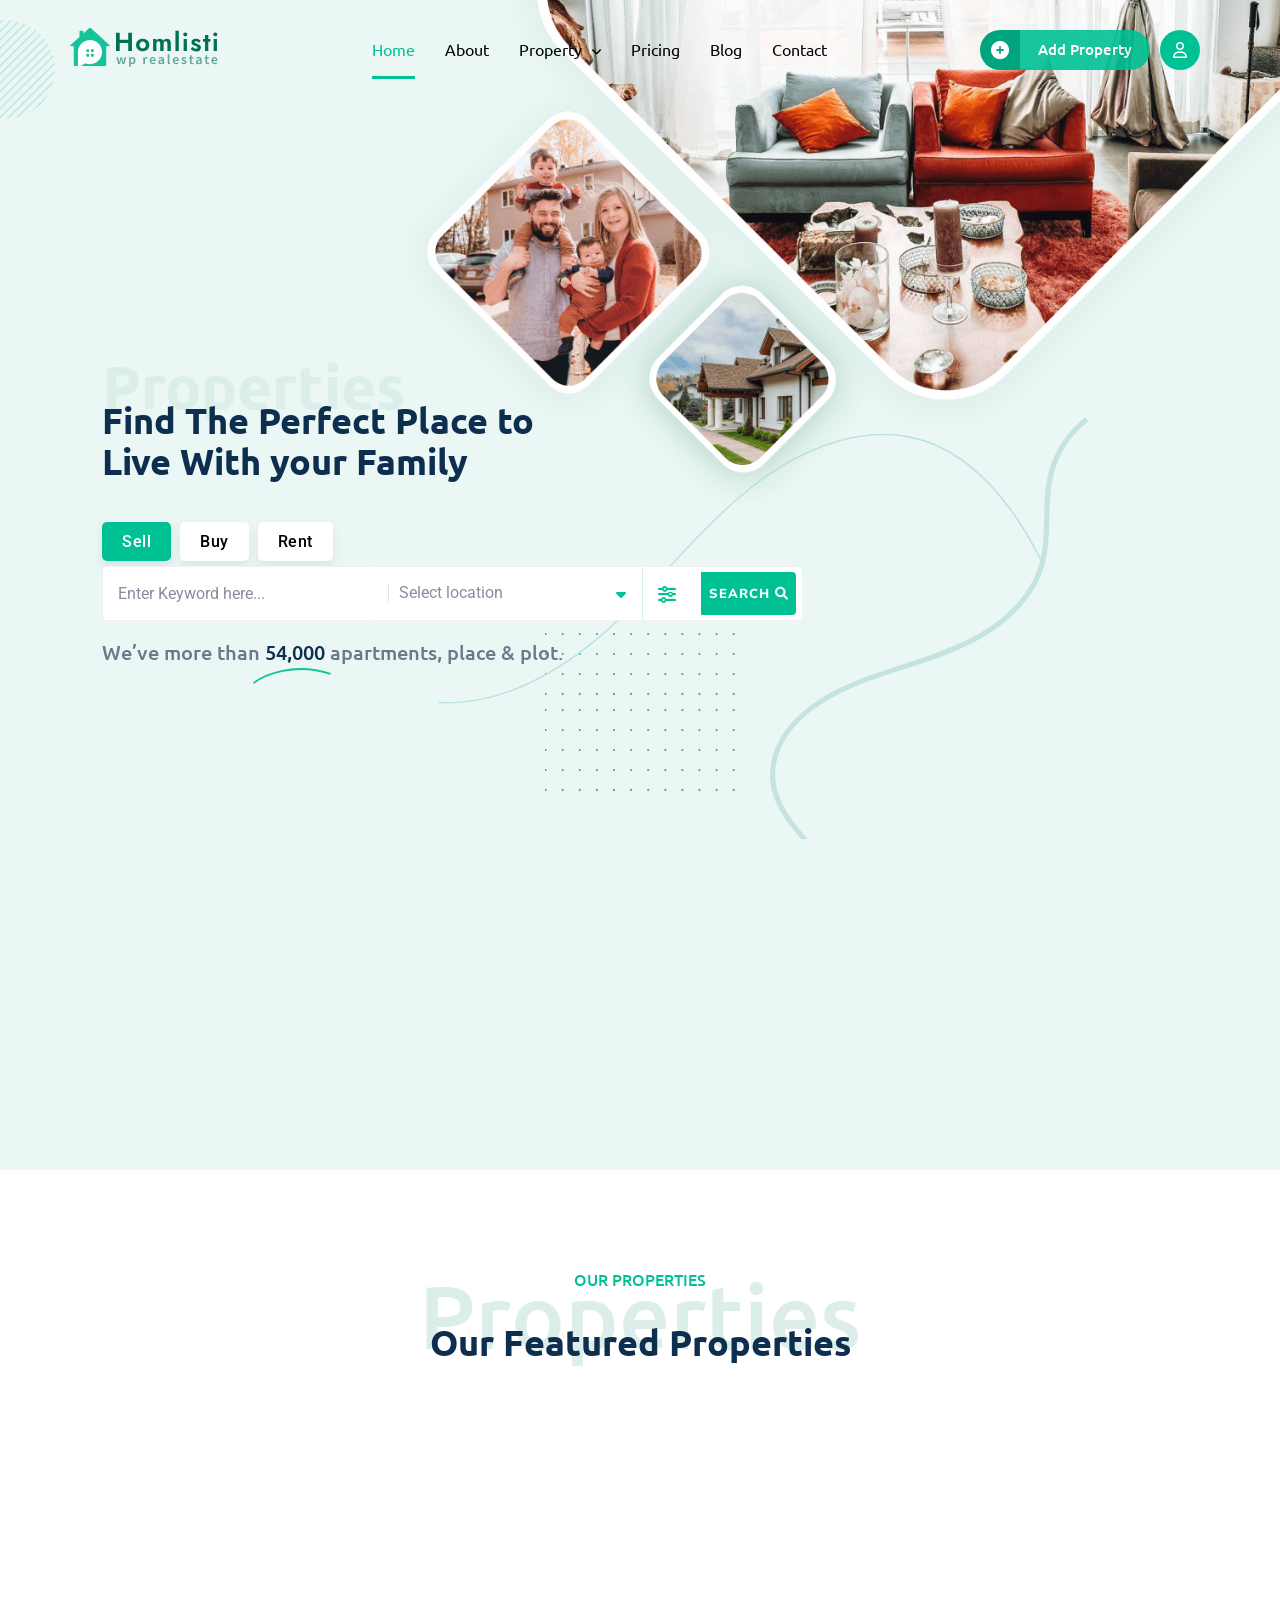
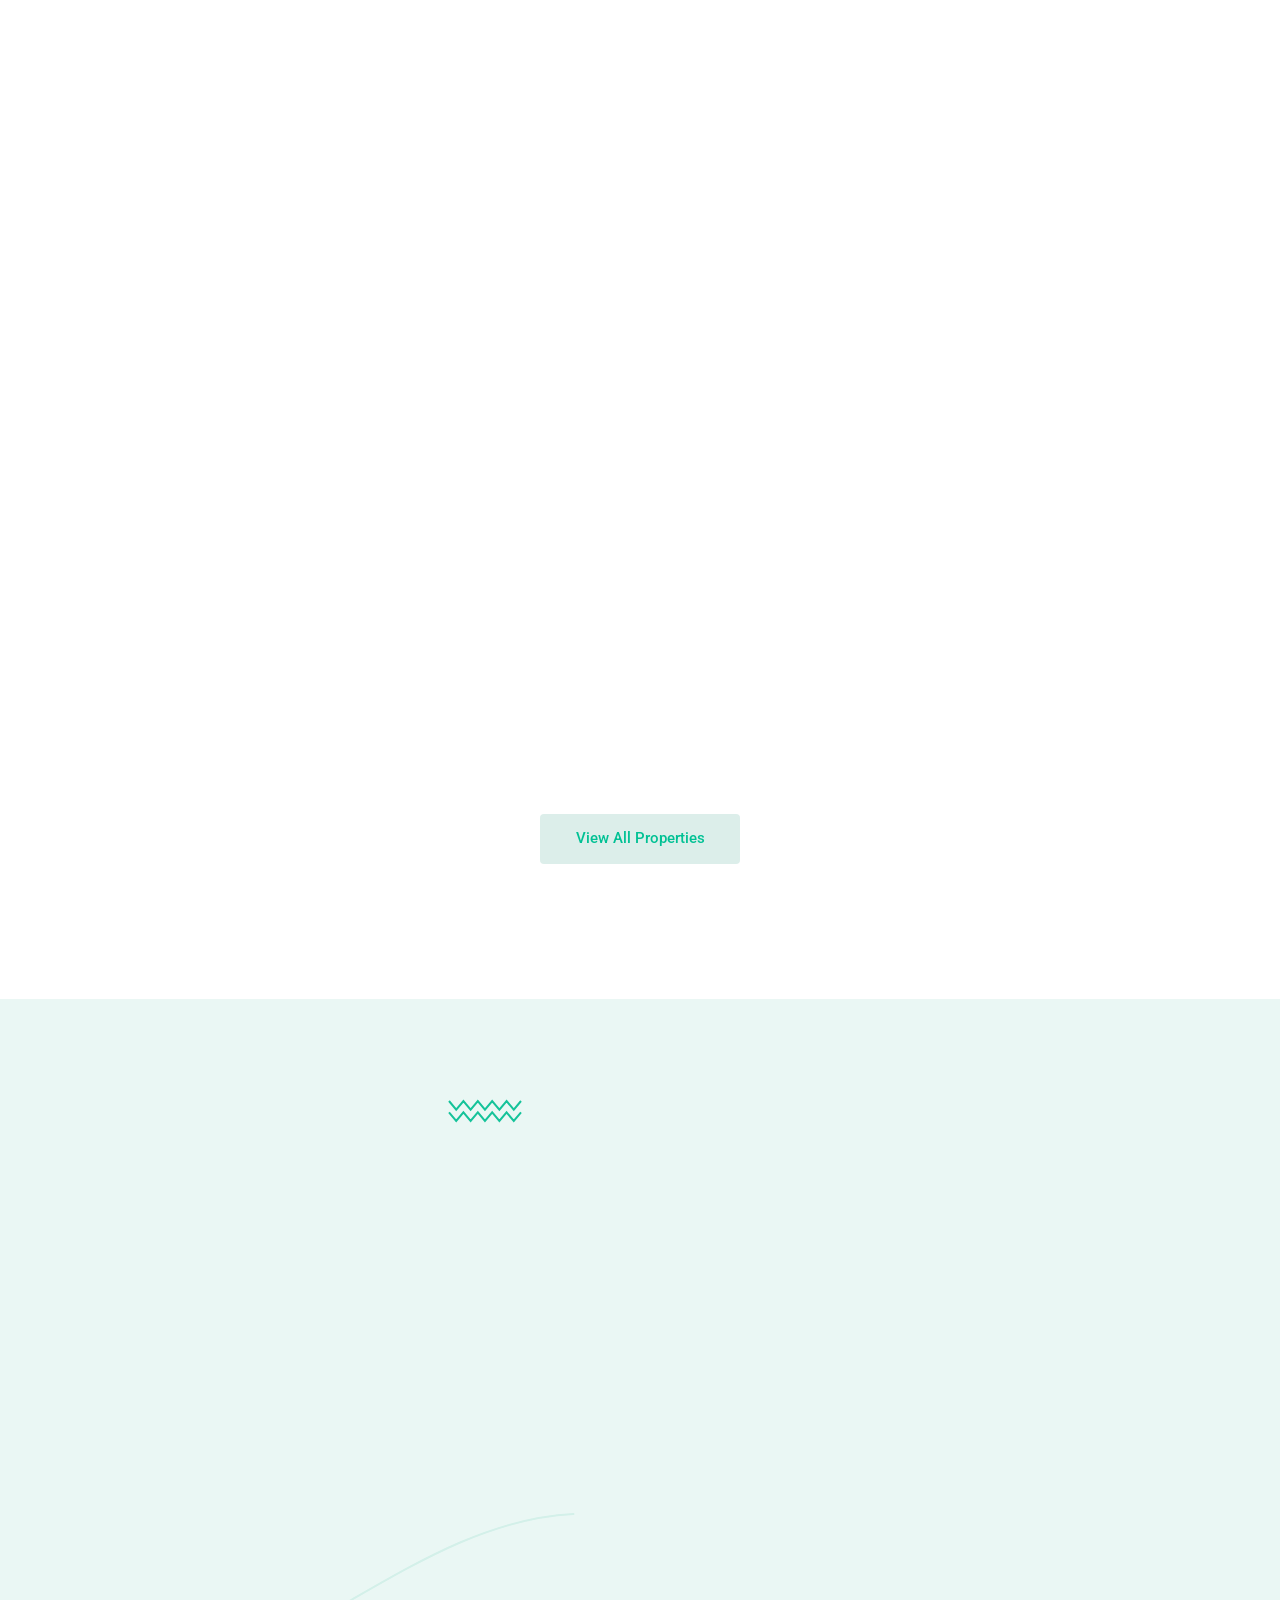
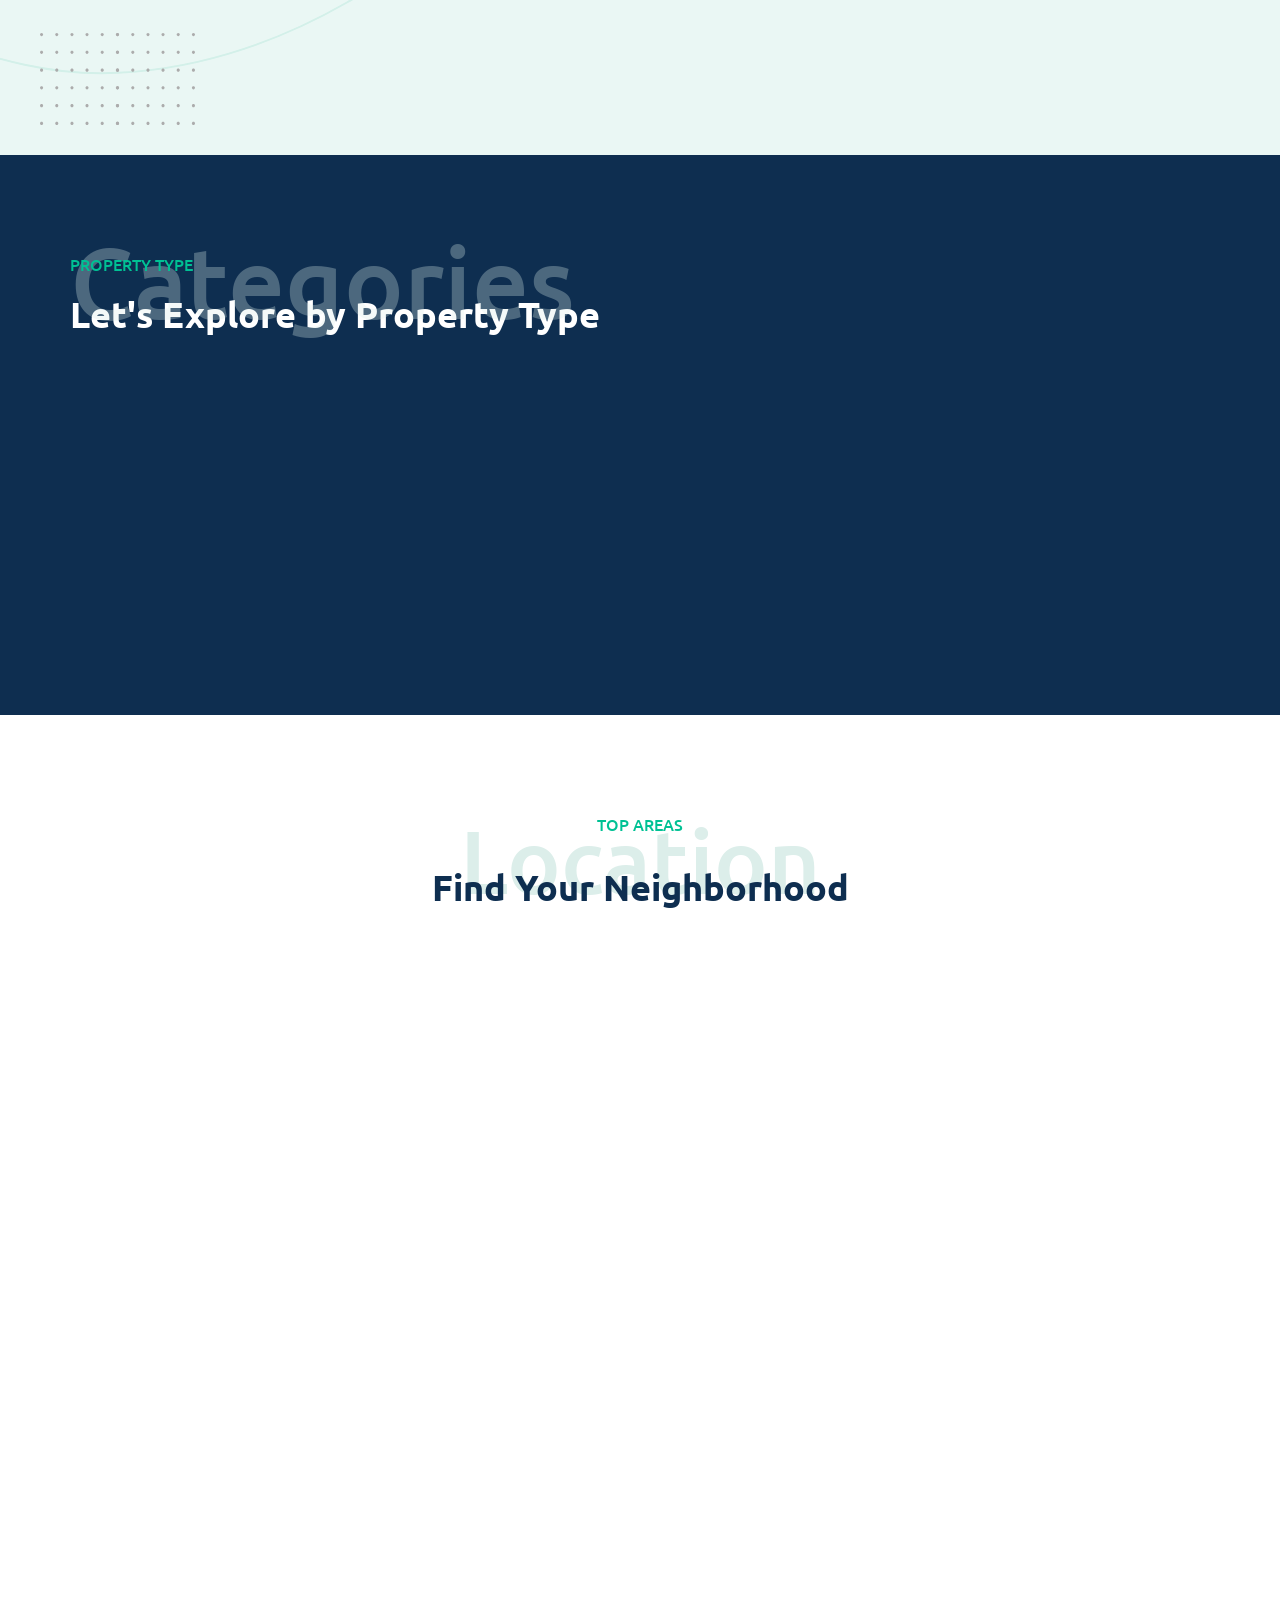
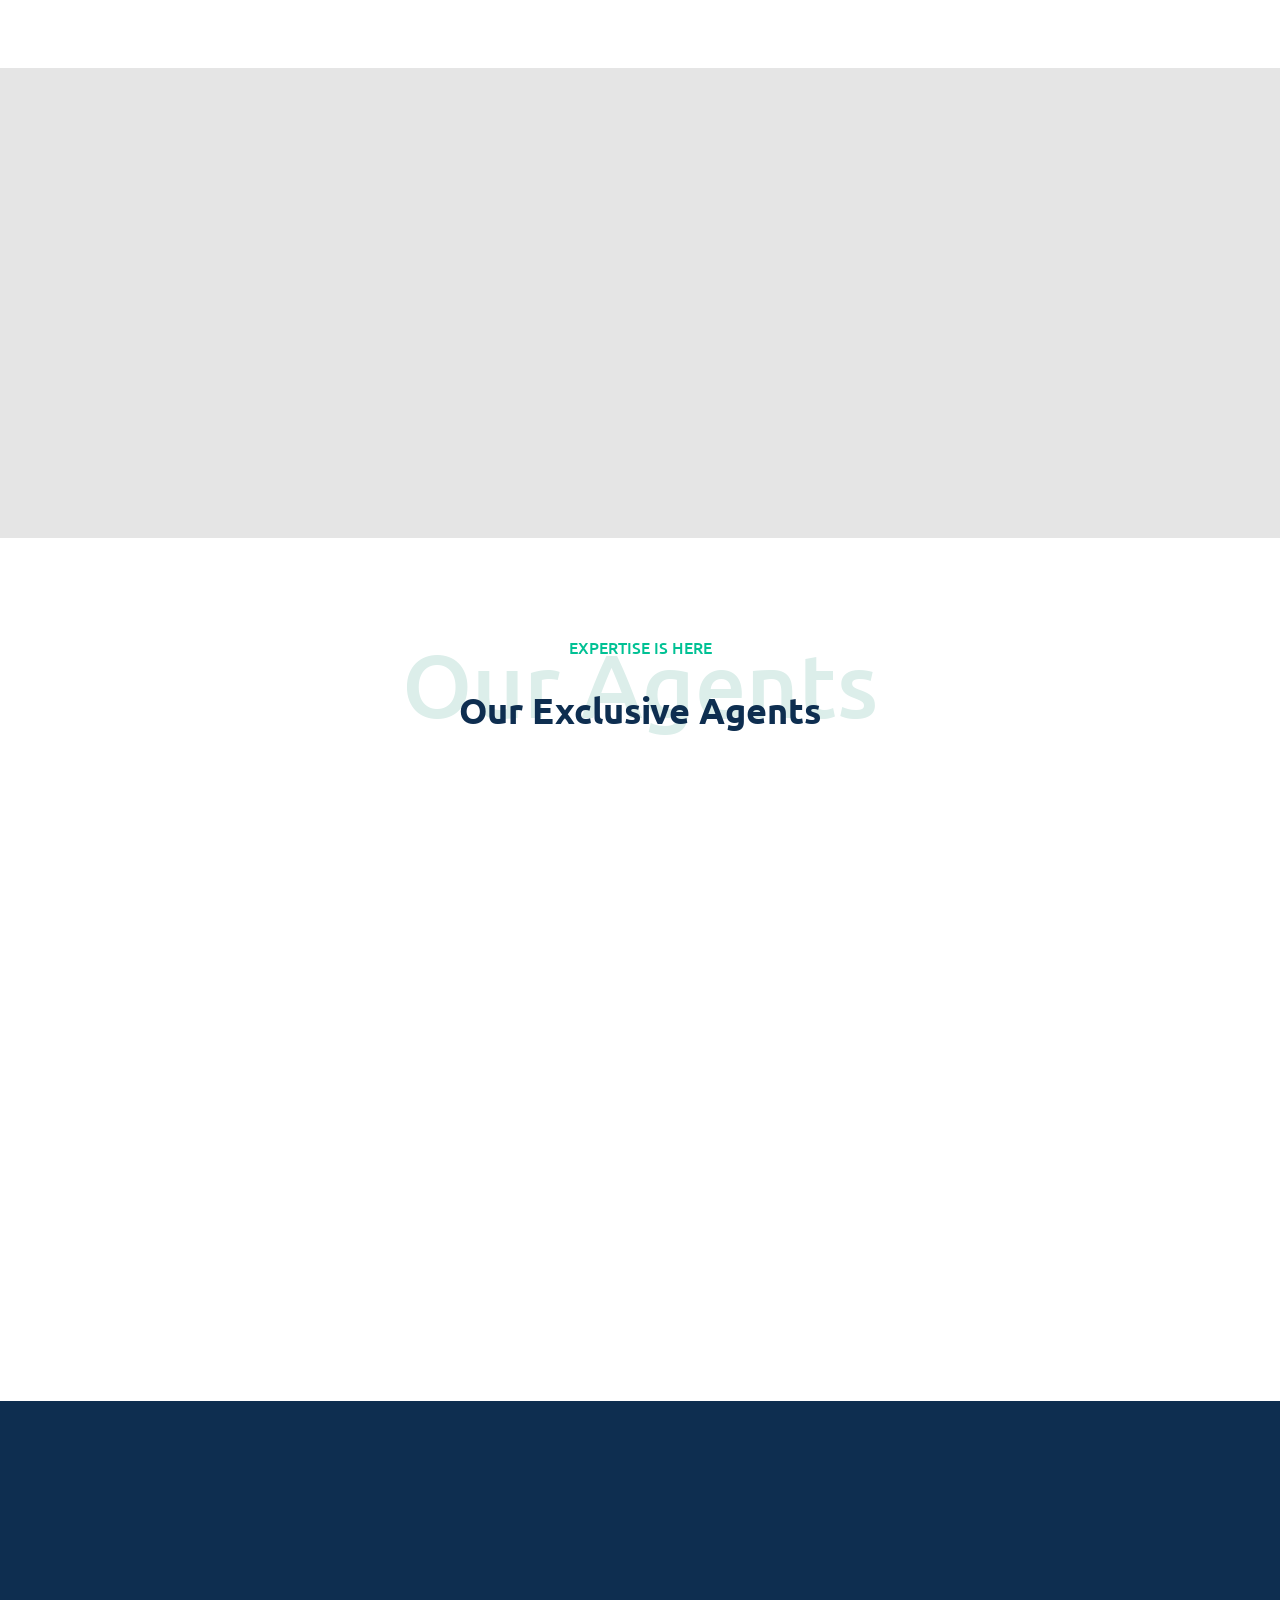
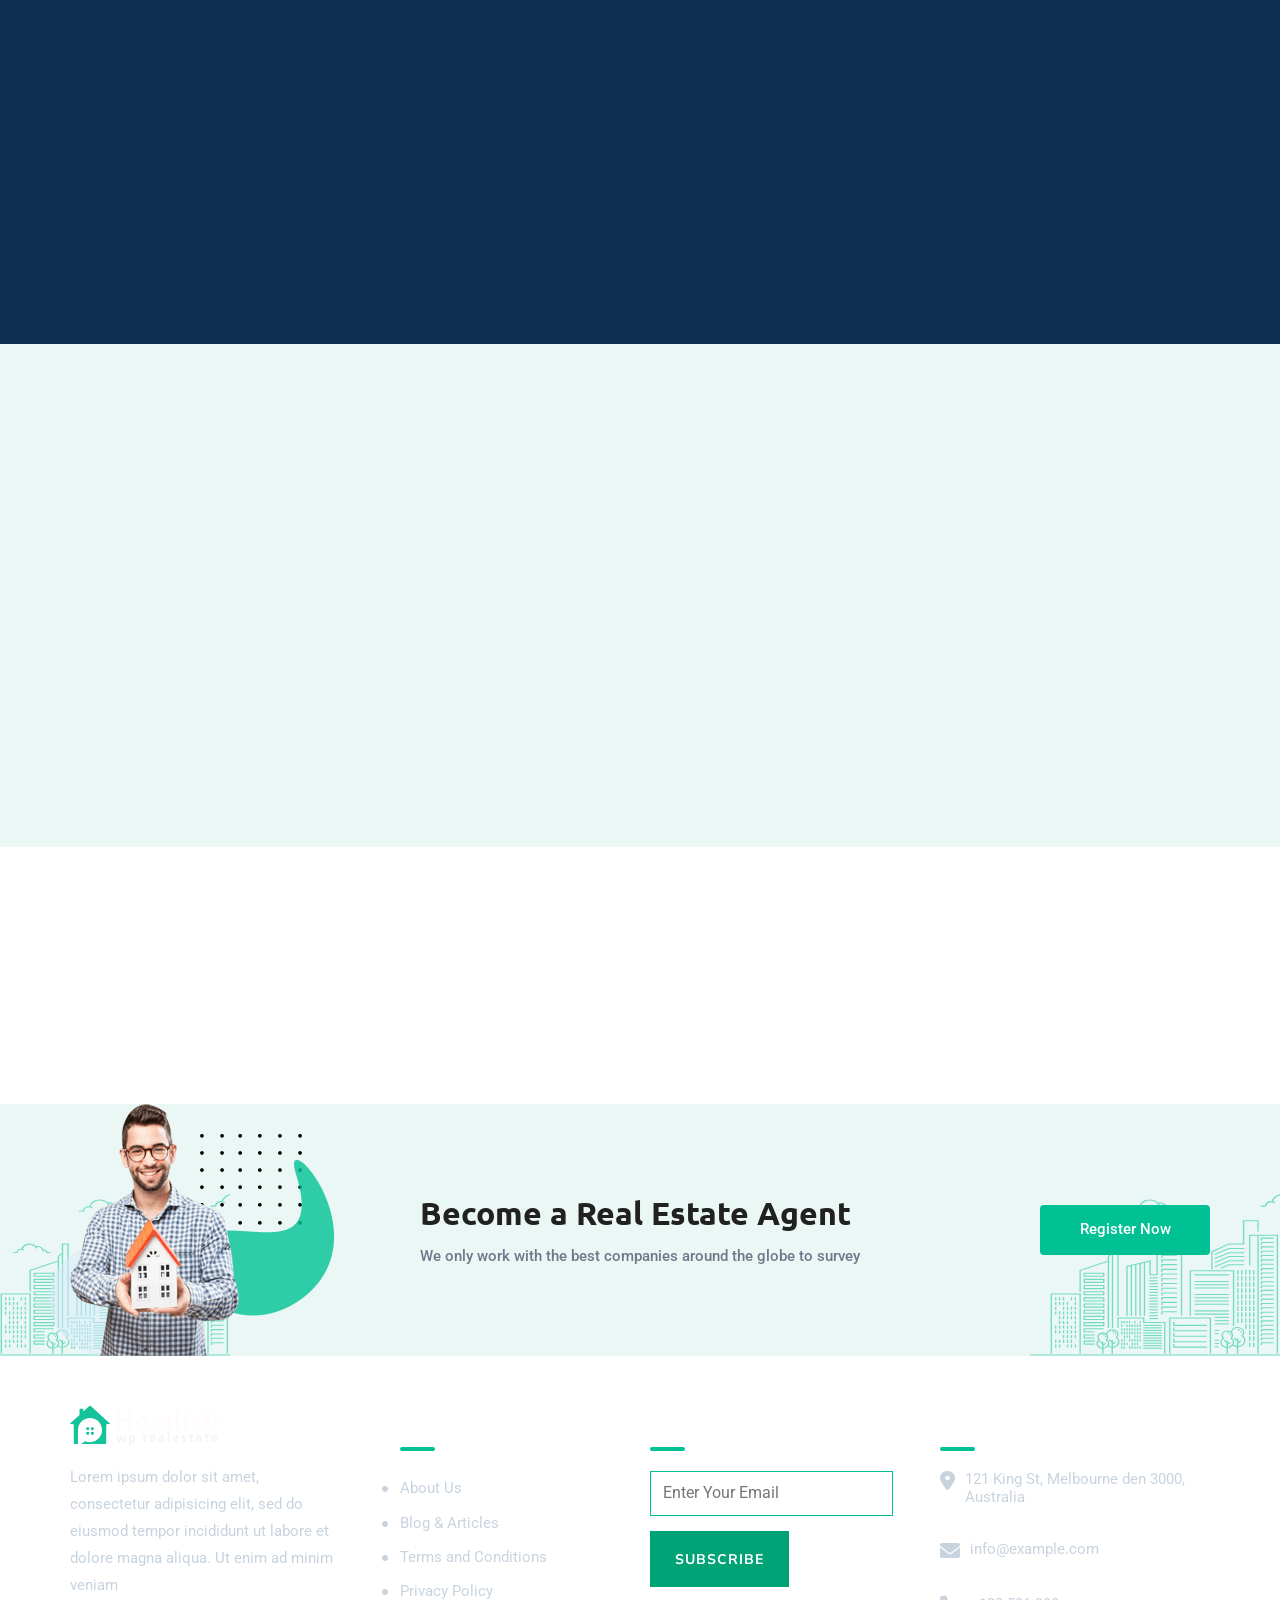
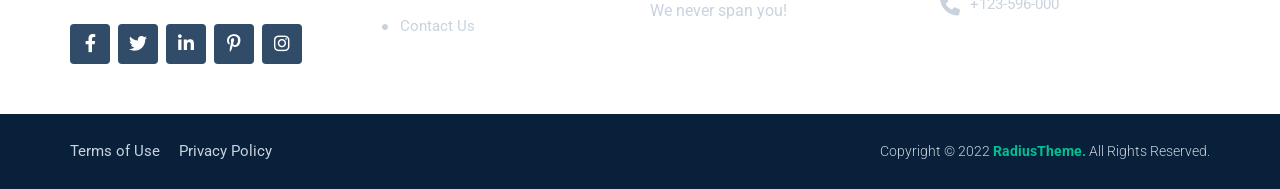
<file: index.html>
<!DOCTYPE html>
<html lang="en">

<head>
    <meta charset="UTF-8" />
    <meta http-equiv="X-UA-Compatible" content="IE=edge" />
    <meta name="viewport" content="width=device-width, initial-scale=1.0" />
    <title>Homlisti RealStat</title>
    <link rel="shortcut icon" href="images/home_hand_3-1.svg" />
    <!-- Render All Elements Normally -->
    <link rel="stylesheet" href="css/normalize.css" />
    <!-- Font Awesome Library -->
    <link rel="stylesheet" href="css/all.min.css" />
    <!-- Main Templete File -->
    <link rel="stylesheet" href="css/homlisti.css" />
    <!-- About Templete File -->
    <link rel="stylesheet" href="css/about.css" />
    <!-- Property Grid Templete File -->
    <link rel="stylesheet" href="css/property grid.css" />
    <!-- Single Property Templete File -->
    <link rel="stylesheet" href="css/single-property.css" />
    <!-- Pricing Templete File -->
    <link rel="stylesheet" href="css/pricing.css">
    <!-- Blog Templete File -->
    <link rel="stylesheet" href="css/blog.css">
    <!-- Contact Templete File -->
    <link rel="stylesheet" href="css/contact.css">
    <!-- Animation Library -->
    <link rel="stylesheet" href="https://unpkg.com/aos@next/dist/aos.css" />
    <!-- Google Fonts -->
    <link rel="preconnect" href="https://fonts.googleapis.com">
    <link rel="preconnect" href="https://fonts.gstatic.com" crossorigin>
    <link href="https://fonts.googleapis.com/css2?family=Mulish:wght@300;400;500;600;700;800;900&family=Roboto:wght@300;400;500;700;900&family=Ubuntu:wght@300;400;500;700&display=swap" rel="stylesheet">
</head>

<body>
    <!-- Start Header -->
    <div class="main-header">
        <div class="container">
            <a href="index.html" class="logo">
                <img src="images/logo.svg" alt="" />
            </a>
            <nav>
                <input type="checkbox" id="bar" />
                <ul class="links">
                    <li><a class="active" href="index.html">Home</a></li>
                    <li><a href="html/about.html">About</a></li>
                    <li>
                        <a href="html/property grid.html">Property<i class="fa-solid fa-angle-down"></i
              ></a>
                        <!-- Start Megamenu -->
                        <div class="mega-menu">
                            <ul class="sub">
                                <li><a href="html/property grid.html">Properties grid</a></li>
                                <li>
                                    <a href="html/single-property.html">Single Property grid</a>
                                </li>
                            </ul>
                        </div>
                        <!-- End Megamenu -->
                    </li>
                    <li><a href="html/pricing.html">Pricing</a></li>
                    <li><a href="html/blog.html">Blog</a></li>
                    <li><a href="html/contact.html">Contact</a></li>
                </ul>
            </nav>
            <div class="header-btn">
                <div class="prop-btn">
                    <div class="icon">
                        <i class="fa-solid fa-circle-plus"></i>
                    </div>
                    <div class="text">
                        <a href="#">Add Property</a>
                    </div>
                </div>
                <div class="sign-in">
                    <i class="fa-regular fa-user"></i>
                </div>
                <label for="bar"><i class="fa-solid fa-bars"></i></label>
            </div>
        </div>
    </div>
    <!-- End Header -->

    <!-- Start Landing -->
    <div class="landing">
        <img class="sh1" src="images/shape-home-5-4.svg" alt="" />
        <img class="sh2" src="images/shape-home-5-5.svg" alt="" data-aos="fade-right" data-aos-delay="50" data-aos-duration="1500" />
        <img class="sh3" src="images/shape-home-5-2.svg" alt="" />
        <img class="sh4" src="images/home-5-main-banner-shaper-10.svg" alt="" />
        <img class="sh5" src="images/home-5-main-banner-shaper-19-22.svg" alt="" />
        <img class="sh6" src="images/home-5-main-banner.png" alt="" data-aos="fade-left" data-aos-delay="50" data-aos-duration="1500" />
        <div class="search-section" data-aos="fade-up" data-aos-delay="50" data-aos-duration="1500">
            <div class="content">
                <h3>Properties</h3>
                <h1>Find The Perfect Place to<br />Live With your Family</h1>
            </div>
            <div class="choose">
                <a class="active" href="#">Sell</a>
                <a href="#">Buy</a>
                <a href="#">Rent</a>
            </div>
            <div class="search-box">
                <input class="text-input" type="text" placeholder="Enter Keyword here..." />
                <label for="menu">
            <div class="location">
              <a href="#">Select location</a>
              <i class="fa-solid fa-caret-down"></i>
              <input type="checkbox" id="menu" />
              <div class="city-menu">
                <span class="active">Alaska</span>
                <span>New Jersey</span>
                <span>Florida</span>
                <span>NewYork</span>
              </div>
            </div>
          </label>
                <div class="buttons">
                    <div class="filter-icon">
                        <label for="filter"><i class="fas fa-sliders-h"></i></label>
                        <input type="checkbox" id="filter" />
                        <div class="filter-menu">
                            <div class="box">
                                <div class="col">
                                    <div class="srv">
                                        <input id="tv" type="checkbox" />
                                        <label for="tv">TV Cable</label>
                                    </div>
                                    <div class="srv">
                                        <input id="swim" type="checkbox" />
                                        <label for="swim">Swimming Pool</label>
                                    </div>
                                    <div class="srv">
                                        <input id="lawn" type="checkbox" />
                                        <label for="lawn">Lawn</label>
                                    </div>
                                    <div class="button">
                                        <a href="#">Bedroom</a>
                                        <i class="fa-solid fa-caret-down"></i>
                                    </div>
                                </div>
                                <div class="col">
                                    <div class="srv">
                                        <input id="air" type="checkbox" />
                                        <label for="air">Air Conditioning</label>
                                    </div>
                                    <div class="srv">
                                        <input id="laundry" type="checkbox" />
                                        <label for="laundry">Laundry</label>
                                    </div>
                                    <div class="srv">
                                        <input id="ref" type="checkbox" />
                                        <label for="ref">Refrigerator</label>
                                    </div>
                                    <div class="button">
                                        <a href="#">Bath</a>
                                        <i class="fa-solid fa-caret-down"></i>
                                    </div>
                                </div>
                                <div class="col">
                                    <div class="srv">
                                        <input id="barb" type="checkbox" />
                                        <label for="barb">Barbeque</label>
                                    </div>
                                    <div class="srv">
                                        <input id="mic" type="checkbox" />
                                        <label for="mic">Microwave</label>
                                    </div>
                                    <div class="srv">
                                        <input id="Sauna" type="checkbox" />
                                        <label for="Sauna">Sauna</label>
                                    </div>
                                    <div class="range">
                                        <div class="text">
                                            <p>Sqft</p>
                                            <span class="number">0 _ 30 000</span>
                                        </div>
                                        <span class="line"></span>
                                    </div>
                                </div>
                                <div class="col">
                                    <div class="srv">
                                        <input id="gym" type="checkbox" />
                                        <label for="gym">Gym</label>
                                    </div>
                                    <div class="srv">
                                        <input id="out" type="checkbox" />
                                        <label for="out">Outdoor Shower</label>
                                    </div>
                                    <div class="srv">
                                        <input id="was" type="checkbox" />
                                        <label for="was">Washer</label>
                                    </div>
                                    <div class="range">
                                        <div class="price">
                                            <p>Price</p>
                                            <span class="number">$0 _ $5000</span>
                                        </div>
                                        <span class="line"></span>
                                    </div>
                                </div>
                            </div>
                        </div>
                    </div>
                    <div class="icon-search">
                        <a href="#">search<i class="fa-solid fa-magnifying-glass"></i></a>
                    </div>
                </div>
            </div>
            <div class="title">
                <p>We’ve more than <span>54,000</span> apartments, place & plot.</p>
                <img src="images/shape123.svg" alt="" />
            </div>
        </div>
    </div>
    <!-- End Landing -->

    <!-- Start Features -->
    <div class="start-features">
        <div class="main-heading">
            <span>our properties</span>
            <h3>Properties</h3>
            <h2>Our Featured Properties</h2>
        </div>
        <div class="container">
            <div class="card" data-aos="fade-up" data-aos-delay="50" data-aos-duration="1000">
                <div class="image-box one">
                    <div class="overlay"></div>
                    <span class="rent">For Rent</span>
                    <i class="fa-solid fa-angle-left arrows"></i>
                    <i class="fa-solid fa-angle-right arrows"></i>
                    <p class="price">$13,500 <span>/yr</span></p>
                    <div class="fav-icons">
                        <a href="#"><i class="fa-regular fa-heart"></i></a>
                        <a href="#"><i class="fa-solid fa-arrow-right-arrow-left"></i></a>
                    </div>
                </div>
                <div class="info">
                    <a href="#">Studio Home</a>
                    <h2>Triple Story House for Rent</h2>
                    <div class="address">
                        <span><i class="fa-solid fa-location-dot"></i>New Jersey</span>
                    </div>
                    <div class="room">
                        <span><i class="fa-solid fa-bed"></i>Beds 3</span>
                        <span><i class="fa-solid fa-shower"></i>Baths 2</span>
                        <span><i class="fa-solid fa-expand"></i>2000sqft</span>
                    </div>
                </div>
            </div>
            <div class="card" data-aos="fade-up" data-aos-delay="50" data-aos-duration="1500">
                <div class="image-box two">
                    <div class="overlay"></div>
                    <span class="rent">For Buy</span>
                    <i class="fa-solid fa-angle-left arrows"></i>
                    <i class="fa-solid fa-angle-right arrows"></i>
                    <p class="price">$30,000 <span>/total</span></p>
                    <div class="fav-icons">
                        <a href="#"><i class="fa-regular fa-heart"></i></a>
                        <a href="#"><i class="fa-solid fa-arrow-right-arrow-left"></i></a>
                    </div>
                </div>
                <div class="info">
                    <a href="#">Apartments</a>
                    <h2>Brand New Shopping Mall for...</h2>
                    <div class="address">
                        <span><i class="fa-solid fa-location-dot"></i>New Jersey</span>
                    </div>
                    <div class="room">
                        <span><i class="fa-solid fa-bed"></i>Beds 3</span>
                        <span><i class="fa-solid fa-shower"></i>Baths 2</span>
                        <span><i class="fa-solid fa-expand"></i>2000sqft</span>
                    </div>
                </div>
            </div>
            <div class="card" data-aos="fade-up" data-aos-delay="50" data-aos-duration="2000">
                <div class="image-box three">
                    <div class="overlay"></div>
                    <span class="rent">For Buy</span>
                    <i class="fa-solid fa-angle-left arrows"></i>
                    <i class="fa-solid fa-angle-right arrows"></i>
                    <p class="price">$14,500 <span>/total</span></p>
                    <div class="fav-icons">
                        <a href="#"><i class="fa-regular fa-heart"></i></a>
                        <a href="#"><i class="fa-solid fa-arrow-right-arrow-left"></i></a>
                    </div>
                </div>
                <div class="info">
                    <a href="#">Apartments</a>
                    <h2>Northwest Office Space</h2>
                    <div class="address">
                        <span><i class="fa-solid fa-location-dot"></i>New Jersey</span>
                    </div>
                    <div class="room">
                        <span><i class="fa-solid fa-bed"></i>Beds 3</span>
                        <span><i class="fa-solid fa-shower"></i>Baths 2</span>
                        <span><i class="fa-solid fa-expand"></i>2000sqft</span>
                    </div>
                </div>
            </div>
            <div class="card" data-aos="fade-up" data-aos-delay="50" data-aos-duration="1000">
                <div class="image-box four">
                    <div class="overlay"></div>
                    <span class="rent">For Rent</span>
                    <span class="feat">Featured</span>
                    <i class="fa-solid fa-angle-left arrows"></i>
                    <i class="fa-solid fa-angle-right arrows"></i>
                    <p class="price">$1,500 <span>/Mo</span></p>
                    <div class="fav-icons">
                        <a href="#"><i class="fa-regular fa-heart"></i></a>
                        <a href="#"><i class="fa-solid fa-arrow-right-arrow-left"></i></a>
                    </div>
                </div>
                <div class="info">
                    <a href="#">Villa</a>
                    <h2>Diamond Manco Apartment</h2>
                    <div class="address">
                        <span><i class="fa-solid fa-location-dot"></i>New Jersey</span>
                    </div>
                    <div class="room">
                        <span><i class="fa-solid fa-bed"></i>Beds 2</span>
                        <span><i class="fa-solid fa-shower"></i>Baths 2</span>
                        <span><i class="fa-solid fa-expand"></i>50sqft</span>
                    </div>
                </div>
            </div>
            <div class="card" data-aos="fade-up" data-aos-delay="50" data-aos-duration="1500">
                <div class="image-box five">
                    <div class="overlay"></div>
                    <span class="rent">For Buy</span>
                    <span class="bump">Bump Up</span>
                    <i class="fa-solid fa-angle-left arrows"></i>
                    <i class="fa-solid fa-angle-right arrows"></i>
                    <p class="price">$3,500 <span>/Mo</span></p>
                    <div class="fav-icons">
                        <a href="#"><i class="fa-regular fa-heart"></i></a>
                        <a href="#"><i class="fa-solid fa-arrow-right-arrow-left"></i></a>
                    </div>
                </div>
                <div class="info">
                    <a href="#">Restaurant</a>
                    <h2>Affordable Green Villa House</h2>
                    <div class="address">
                        <span><i class="fa-solid fa-location-dot"></i>New Jersey</span>
                    </div>
                    <div class="room">
                        <span><i class="fa-solid fa-bed"></i>Beds 3</span>
                        <span><i class="fa-solid fa-shower"></i>Baths 3</span>
                        <span><i class="fa-solid fa-expand"></i>1200sqft</span>
                    </div>
                </div>
            </div>
            <div class="card" data-aos="fade-up" data-aos-delay="50" data-aos-duration="2000">
                <div class="image-box six">
                    <div class="overlay"></div>
                    <span class="rent">For Buy</span>
                    <span class="top">Top</span>
                    <i class="fa-solid fa-angle-left arrows"></i>
                    <i class="fa-solid fa-angle-right arrows"></i>
                    <p class="price">$1,200 <span>/total</span></p>
                    <div class="fav-icons">
                        <a href="#"><i class="fa-regular fa-heart"></i></a>
                        <a href="#"><i class="fa-solid fa-arrow-right-arrow-left"></i></a>
                    </div>
                </div>
                <div class="info">
                    <a href="#">Commercial</a>
                    <h2>Countryside Modern Lake View</h2>
                    <div class="address">
                        <span><i class="fa-solid fa-location-dot"></i>New Jersey</span>
                    </div>
                    <div class="room">
                        <span><i class="fa-solid fa-bed"></i>Beds 4</span>
                        <span><i class="fa-solid fa-shower"></i>Baths 2</span>
                        <span><i class="fa-solid fa-expand"></i>2000sqft</span>
                    </div>
                </div>
            </div>
        </div>
        <div class="view-btn">
            <a href="#">View All Properties</a>
        </div>
    </div>
    <!-- End Features -->

    <!-- Start About Us -->
    <div class="about-us">
        <img class="im1" src="images/home-5-about-right-image.svg" alt="" data-aos="fade-left" data-aos-delay="50" data-aos-duration="1500" />
        <img class="im2" src="images/home-5-about-shape-1.svg" alt="" />
        <img class="im3" src="images/home-5-about-shape-2.svg" alt="" />
        <img class="im4" src="images/home-5-about-shape-3.svg" alt="" />
        <div class="container">
            <div class="images" data-aos="fade-up" data-aos-delay="50" data-aos-duration="1500">
                <img src="images/home5-promo-image.png" alt="" />
            </div>
            <div class="article-section">
                <div class="article-one" data-aos="fade-up" data-aos-delay="50" data-aos-duration="1500">
                    <div class="heading">
                        <span>who we are</span>
                        <h3>About</h3>
                        <h2>We are Offering The Best Real Estate Property For All</h2>
                    </div>
                    <p>
                        Make a type specimen book. It has survived not only five centuries, but also the leap into electronic typesetting, remaining essentially electronic typesettings pecimen book
                    </p>
                </div>
                <div class="article-two" data-aos="fade-up" data-aos-delay="50" data-aos-duration="2000">
                    <div class="widget-wrap">
                        <div class="counter one">
                            <img src="images/home-5-about-icon-1.svg" alt="" />
                            <div class="number">
                                <h3>55K</h3>
                                <span>Satisfied People</span>
                            </div>
                        </div>
                        <div class="counter">
                            <img src="images/home-5-about-icon-2.svg" alt="" />
                            <div class="number">
                                <h3>11K</h3>
                                <span>Verified Property</span>
                            </div>
                        </div>
                    </div>
                    <p>
                        Make a type specimen book. It has survived not only five centuries, but also the leap into electronic typesetting, remaining essentially electronic typesettings pecimen book
                    </p>
                    <div class="contact-btn">
                        <a href="#">Contact With Us</a>
                    </div>
                </div>
            </div>
        </div>
    </div>
    <!-- End About Us -->

    <!-- Start Property Type -->
    <div class="property-type">
        <div class="container">
            <div class="heading">
                <span>property type</span>
                <h3>Categories</h3>
                <h2>Let's Explore by Property Type</h2>
            </div>
            <div class="category">
                <div class="box" data-aos="fade-up" data-aos-delay="50" data-aos-duration="1500">
                    <div class="image">
                        <img src="images/p-cat-1.svg" alt="" />
                    </div>
                    <a href="#">Apartments</a>
                    <span>3 Listings</span>
                </div>
                <div class="box" data-aos="fade-up" data-aos-delay="100" data-aos-duration="1600">
                    <div class="image">
                        <img src="images/p-cat-2.svg" alt="" />
                    </div>
                    <a href="#">Villa</a>
                    <span>3 Listings</span>
                </div>
                <div class="box" data-aos="fade-up" data-aos-delay="150" data-aos-duration="1700">
                    <div class="image">
                        <img src="images/p-cat-3.svg" alt="" />
                    </div>
                    <a href="#">Commercial</a>
                    <span>2 Listings</span>
                </div>
                <div class="box" data-aos="fade-up" data-aos-delay="200" data-aos-duration="1800">
                    <div class="image">
                        <img src="images/p-cat-4.svg" alt="" />
                    </div>
                    <a href="#">Office</a>
                    <span>3 Listings</span>
                </div>
                <div class="box" data-aos="fade-up" data-aos-delay="250" data-aos-duration="1900">
                    <div class="image">
                        <img src="images/p-cat-5.svg" alt="" />
                    </div>
                    <a href="#">Restaurant</a>
                    <span>2 Listings</span>
                </div>
            </div>
        </div>
    </div>
    <!-- End Property Type -->

    <!-- Start Location -->
    <div class="location">
        <div class="main-heading">
            <span>top areas</span>
            <h3>Location</h3>
            <h2>Find Your Neighborhood</h2>
        </div>
        <div class="container">
            <div class="areas first">
                <div class="box" data-aos="zoom-in" data-aos-delay="50" data-aos-duration="1500">
                    <img src="images/home5-location-1.png" alt="" />
                    <div class="content">
                        <a href="#">California</a>
                        <div class="loc-btn">
                            <span>01 Properties</span>
                        </div>
                    </div>
                </div>
                <div class="box" data-aos="zoom-in" data-aos-delay="50" data-aos-duration="1500">
                    <img src="images/home5-location-2.png" alt="" />
                    <div class="content">
                        <a href="#">Louisiana</a>
                        <div class="loc-btn">
                            <span>02 Properties</span>
                        </div>
                    </div>
                </div>
                <div class="box" data-aos="zoom-in" data-aos-delay="50" data-aos-duration="1500">
                    <img src="images/home5-location-3.png" alt="" />
                    <div class="content">
                        <a href="#">Kansas</a>
                        <div class="loc-btn">
                            <span>03 Properties</span>
                        </div>
                    </div>
                </div>
            </div>
            <div class="areas second">
                <div class="box four" data-aos="zoom-in" data-aos-delay="50" data-aos-duration="1500">
                    <img src="images/home5-location-4.png" alt="" />
                    <div class="content">
                        <a href="#">Abilene</a>
                        <div class="loc-btn">
                            <span>04 Properties</span>
                        </div>
                    </div>
                </div>
                <div class="box five" data-aos="zoom-in" data-aos-delay="50" data-aos-duration="1500">
                    <img src="images/home5-location-5.png" alt="" />
                    <div class="content">
                        <a href="#">New York</a>
                        <div class="loc-btn">
                            <span>05 Properties</span>
                        </div>
                    </div>
                </div>
            </div>
        </div>
    </div>
    <!-- End location -->

    <!-- Start Video -->
    <div class="video">
        <div class="overlay"></div>
        <div class="container" data-aos="fade-up" data-aos-delay="50" data-aos-duration="1500">
            <div class="tour-card">
                <span class="pin">let's take a tour</span>
                <h2>
                    Search Property Smarter,<br /> Quicker & Anywhere
                </h2>
                <div class="video-inner">
                    <div class="icon-right">
                        <a href="https://www.youtube.com/watch?v=XHOmBV4js_E" class="popup" target="blank">
                            <i class="fa-solid fa-play"></i>
                            <span class="play"></span>
                        </a>
                    </div>
                    <div class="icon-left">
                        <a href="https://www.youtube.com/watch?v=XHOmBV4js_E" class="link" target="blank">Play Video</a
            >
          </div>
        </div>
      </div>
      <div class="text">
        <h3>Property For All</h3>
      </div>
    </div>
  </div>
  <!-- End Video -->

  <!-- Start Agents -->
  <div class="agents">
    <div class="main-heading">
      <span>expertise is here</span>
      <h3>Our Agents</h3>
      <h2>Our Exclusive Agents</h2>
    </div>
    <div class="container">
      <div class="agent-card" data-aos="zoom-in" data-aos-delay="50" data-aos-duration="1500">
        <ul class="icons">
          <li>
            <a class="share" href="#"
              ><i class="fa-solid fa-share-nodes"></i
            ></a>
                        <ul class="social-icons">
                            <li>
                                <a href="#"><i class="fa-brands fa-facebook-f"></i></a>
                            </li>
                            <li>
                                <a href="#"><i class="fa-brands fa-twitter"></i></a>
                            </li>
                            <li>
                                <a href="#"><i class="fa-brands fa-youtube"></i></a>
                            </li>
                            <li>
                                <a href="#"><i class="fa-brands fa-pinterest-p"></i></a>
                            </li>
                        </ul>
                        </li>
                        </ul>
                        <div class="box">
                            <div class="images">
                                <img src="images/rosy_janner.jpg" alt="" />
                            </div>
                            <div class="info">
                                <h2>Rosy Janner</h2>
                                <h3>Sunshine</h3>
                                <span class="count">2 Listings</span>
                                <div class="support">
                                    <i class="fa-solid fa-phone"></i>Call: <span> +4420376980</span>
                                </div>
                            </div>
                        </div>
                    </div>
                    <div class="agent-card" data-aos="zoom-in" data-aos-delay="50" data-aos-duration="1500">
                        <ul class="icons">
                            <li>
                                <a class="share" href="#"><i class="fa-solid fa-share-nodes"></i
            ></a>
                                <div class="social-icons">
                                    <a href="#"><i class="fa-brands fa-facebook-f"></i></a>
                                    <a href="#"><i class="fa-brands fa-twitter"></i></a>
                                    <a href="#"><i class="fa-brands fa-youtube"></i></a>
                                    <a href="#"><i class="fa-brands fa-pinterest-p"></i></a>
                                </div>
                            </li>
                        </ul>
                        <div class="box">
                            <div class="images">
                                <img src="images/david_lee.jpg" alt="" />
                            </div>
                            <div class="info">
                                <h2>David Lee</h2>
                                <h3>Sunshine</h3>
                                <span class="count">4 Listings</span>
                                <div class="support">
                                    <i class="fa-solid fa-phone"></i>Call: <span> +1821371286</span>
                                </div>
                            </div>
                        </div>
                    </div>
                    <div class="agent-card" data-aos="zoom-in" data-aos-delay="50" data-aos-duration="1500">
                        <ul class="icons">
                            <li>
                                <a class="share" href="#"><i class="fa-solid fa-share-nodes"></i
            ></a>
                                <div class="social-icons">
                                    <a href="#"><i class="fa-brands fa-facebook-f"></i></a>
                                    <a href="#"><i class="fa-brands fa-twitter"></i></a>
                                    <a href="#"><i class="fa-brands fa-youtube"></i></a>
                                    <a href="#"><i class="fa-brands fa-pinterest-p"></i></a>
                                </div>
                            </li>
                        </ul>
                        <div class="box">
                            <div class="images">
                                <img src="images/mike_hussy-1.jpg" alt="" />
                            </div>
                            <div class="info">
                                <h2>Mike Hussy</h2>
                                <h3>Eco Builders</h3>
                                <span class="count">1 Listings</span>
                                <div class="support">
                                    <i class="fa-solid fa-phone"></i>Call: <span> +4420376980</span>
                                </div>
                            </div>
                        </div>
                    </div>
                    <div class="agent-card" data-aos="zoom-in" data-aos-delay="50" data-aos-duration="1500">
                        <ul class="icons">
                            <li>
                                <a class="share" href="#"><i class="fa-solid fa-share-nodes"></i
            ></a>
                                <div class="social-icons">
                                    <a href="#"><i class="fa-brands fa-facebook-f"></i></a>
                                    <a href="#"><i class="fa-brands fa-twitter"></i></a>
                                    <a href="#"><i class="fa-brands fa-youtube"></i></a>
                                    <a href="#"><i class="fa-brands fa-pinterest-p"></i></a>
                                </div>
                            </li>
                        </ul>
                        <div class="box">
                            <div class="images">
                                <img src="images/tom_steven.jpg" alt="" />
                            </div>
                            <div class="info">
                                <h2>Tom Steven</h2>
                                <h3>Sweet Home</h3>
                                <span class="count">5 Listings</span>
                                <div class="support">
                                    <i class="fa-solid fa-phone"></i>Call: <span> +1821371286</span>
                                </div>
                            </div>
                        </div>
                    </div>
                </div>
            </div>
            <!-- End Agents -->

            <!-- Start Services -->
            <div class="services">
                <img class="sh1" src="images/home-5-service-shape-1.svg" alt="" data-aos="fade-right" data-aos-delay="50" data-aos-duration="1500" />
                <img class="sh2" src="images/home-5-service-shape-2.svg" alt="" data-aos="fade-left" data-aos-delay="50" data-aos-duration="1500" />
                <div class="service-wrap">
                    <div class="srv-box">
                        <img class="left" src="images/home-5-service.png" alt="" data-aos="fade-right" data-aos-delay="50" data-aos-duration="2000" />
                        <div class="content" data-aos="fade-up" data-aos-delay="50" data-aos-duration="1500">
                            <h2>We're Providing the Best Real Estate Services</h2>
                            <p>
                                Make a type specimen book. It has survived not only five centuries, but also the leap into.
                            </p>
                            <div class="info">
                                <div class="hot-line">
                                    <div class="text">
                                        <i class="fa-solid fa-phone"></i>
                                        <div class="support">
                                            <span>Our Hot Line:</span>
                                            <span class="data">+88 1950 555 33</span>
                                        </div>
                                    </div>
                                </div>
                                <div class="hot-line">
                                    <div class="text">
                                        <i class="fa-solid fa-phone"></i>
                                        <div class="support">
                                            <span>Mail Us:</span>
                                            <span class="data">info@gmail.com</span>
                                        </div>
                                    </div>
                                </div>
                            </div>
                            <div class="contact-btn">
                                <a href="#">Contact With Us</a>
                            </div>
                        </div>
                    </div>
                    <img class="right" src="images/home-5-service-2.png" alt="" data-aos="fade-left" data-aos-delay="50" data-aos-duration="2500" />
                </div>
            </div>
            <!-- End Services -->

            <!-- Start Testimonials -->
            <div class="testimonials">
                <div class="container" data-aos="fade-up" data-aos-delay="50" data-aos-duration="1500">
                    <i class="fa-solid fa-angle-left arrow"></i>
                    <i class="fa-solid fa-angle-right arrow"></i>
                    <img src="images/home5-team-2.png" alt="" />
                    <h3>Maria Zokatti</h3>
                    <span>SEO Marketing</span>
                    <q>when an unknown printer took a galley of type and scrambled it to
        make a type specimen bookhas survived not only five centuries, but
        also the leap into electronic type setting emaining essentially
        unchanged follower.</q
      >
    </div>
  </div>
  <!-- End Testimonials -->

  <!-- Start Clients -->
  <div class="clients">
    <div class="container">
      <img src="images/client-logo-1.svg" alt="" data-aos="zoom-in" data-aos-delay="50" data-aos-duration="1500"/>
      <img src="images/client-logo-3.svg" alt="" data-aos="zoom-in" data-aos-delay="50" data-aos-duration="1500"/>
      <img src="images/client-logo-4.svg" alt="" data-aos="zoom-in" data-aos-delay="50" data-aos-duration="1500"/>
      <img src="images/client-logo-5.svg" alt="" data-aos="zoom-in" data-aos-delay="50" data-aos-duration="1500"/>
      <img src="images/client-logo-6.svg" alt="" data-aos="zoom-in" data-aos-delay="50" data-aos-duration="1500"/>
    </div>
  </div>
  <!-- End Clients -->

  <!-- Start Register -->
  <div class="register">
    <img class="sh1" src="images/video-bg-2.svg" alt="" />
    <img class="sh2" src="images/video-bg-2.svg" alt="" />
    <img class="sh3" src="images/cta-parallax-1.png" alt="" />
    <img class="sh4" src="images/cta-parallax-2.png" alt="" />
    <img class="sh5" src="images/cta-parallax-3.png" alt="" />
    <div class="container">
      <img class="man" src="images/cta-man.png" alt="" />
      <div class="text">
        <h3>Become a Real Estate Agent</h3>
        <span
          >We only work with the best companies around the globe to
          survey</span
        >
      </div>
      <div class="reg-btn">
        <a href="#">Register Now</a>
      </div>
    </div>
  </div>
  <!-- End Register -->

  <!-- Start Footer -->
  <div class="footer">
    <div class="container">
      <div class="col">
        <img src="images/logo_light.svg" alt="" />
        <p>
          Lorem ipsum dolor sit amet, consectetur adipisicing elit, sed do
          eiusmod tempor incididunt ut labore et dolore magna aliqua. Ut enim
          ad minim veniam
        </p>
        <ul class="social-icons">
          <li>
            <a href="#"><i class="fa-brands fa-facebook-f"></i></a>
          </li>
          <li>
            <a href="#"><i class="fa-brands fa-twitter"></i></a>
          </li>
          <li>
            <a href="#"><i class="fa-brands fa-linkedin-in"></i></a>
          </li>
          <li>
            <a href="#"><i class="fa-brands fa-pinterest-p"></i></a>
          </li>
          <li>
            <a href="#"><i class="fa-brands fa-instagram"></i></a>
          </li>
        </ul>
      </div>
      <div class="col">
        <h3>Quick Links</h3>
        <ul class="links">
          <li><a href="#">About Us</a></li>
          <li><a href="#">Blog & Articles</a></li>
          <li><a href="#">Terms and Conditions</a></li>
          <li><a href="#">Privacy Policy</a></li>
          <li><a href="#">Contact Us</a></li>
        </ul>
      </div>
      <div class="col">
        <h3>Newsletter</h3>
        <input type="email" placeholder="Enter Your Email" />
        <input type="submit" value="subscribe" />
        <span class="title">We never span you!</span>
      </div>
      <div class="col">
        <h3>Contact</h3>
        <div class="details">
          <i class="fa-solid fa-location-dot"></i>
          <span>121 King St, Melbourne den 3000, Australia</span>
        </div>
        <div class="details">
          <i class="fa-solid fa-envelope"></i> <span>info@example.com</span>
        </div>
        <div class="details">
          <i class="fa-solid fa-phone"></i><span>+123-596-000</span>
        </div>
      </div>
    </div>
  </div>
  <!-- End Footer -->
  
  <!-- Start Second Footer -->
  <div class="second-footer">
    <div class="container">
      <div class="policy">
        <a href="#">Terms of Use</a>
        <a href="#">Privacy Policy</a>
      </div>
      <p class="copyright">
        Copyright © 2022 <span>RadiusTheme.</span> All Rights Reserved.
      </p>
    </div>
  </div>
  <!-- End Second Footer -->
  <script src="https://unpkg.com/aos@next/dist/aos.js"></script>
  <script>
    AOS.init();
  </script>
</body>
</html>
</file>
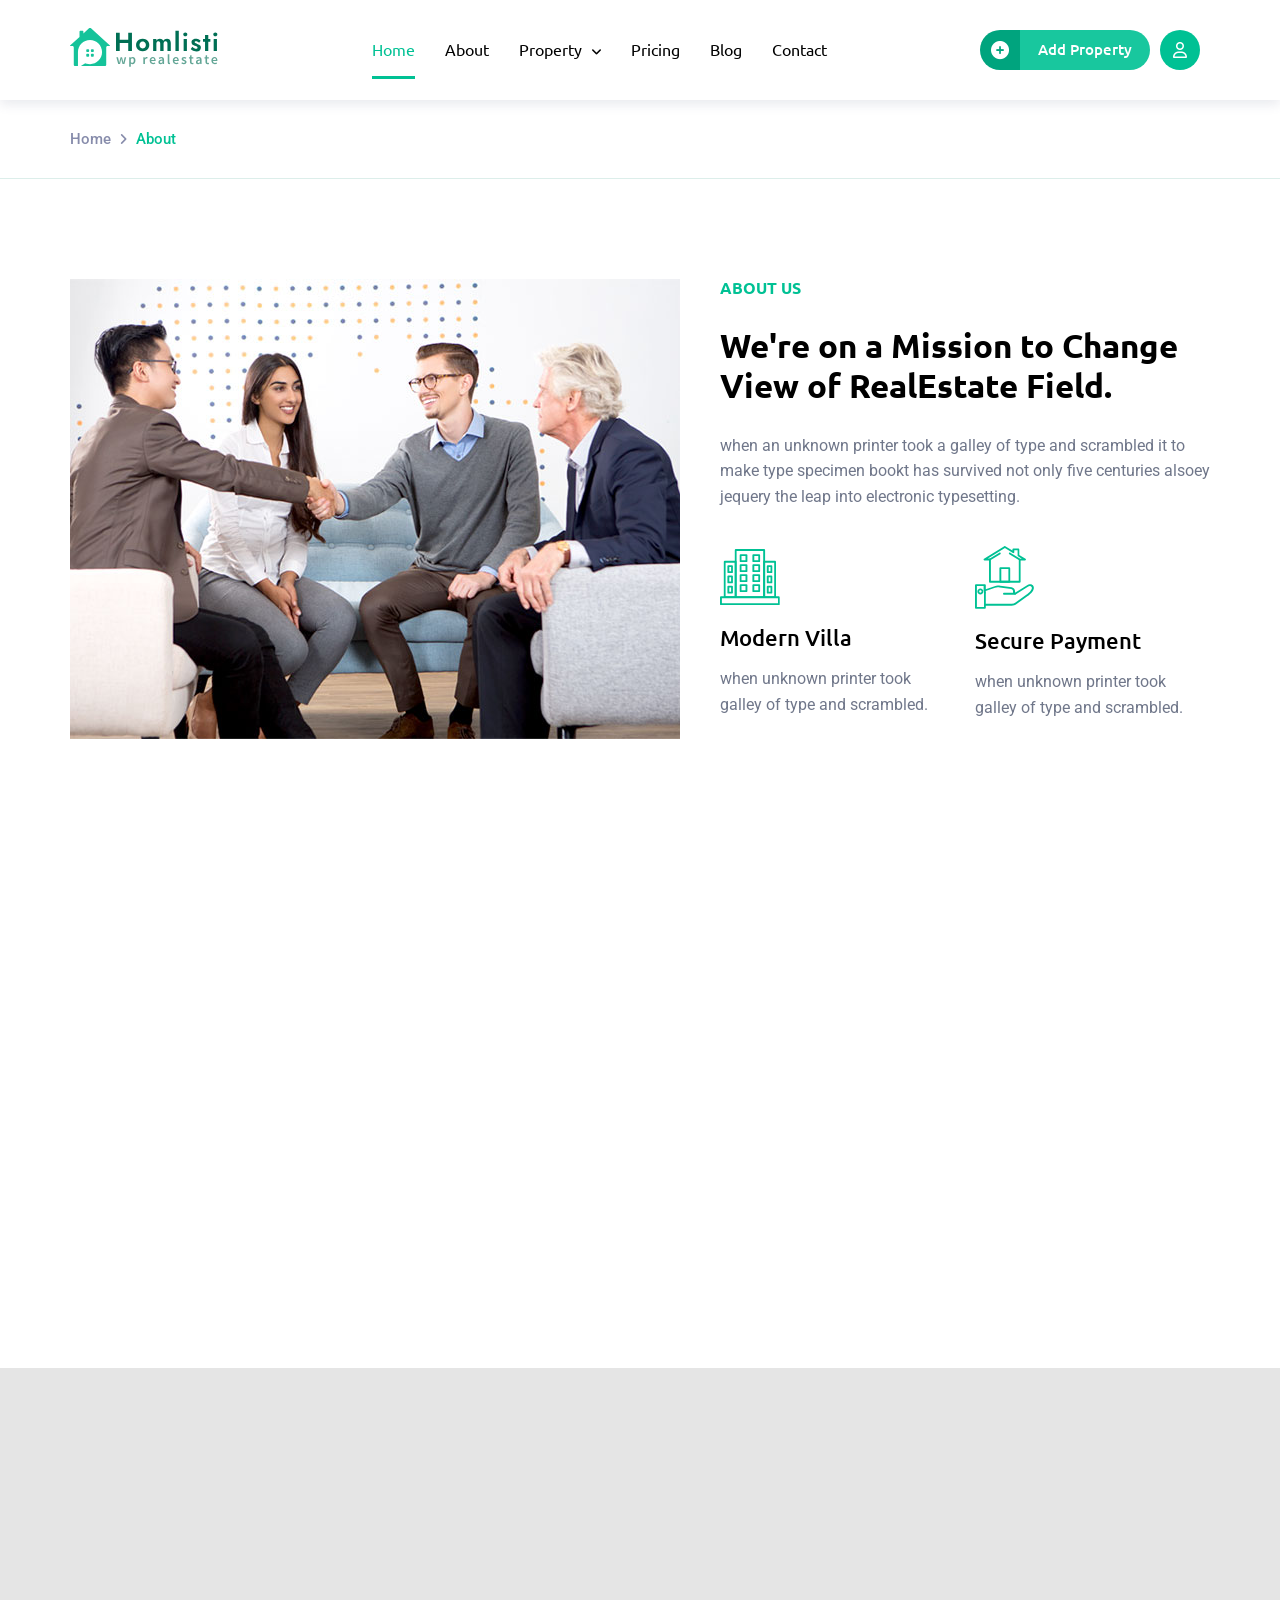
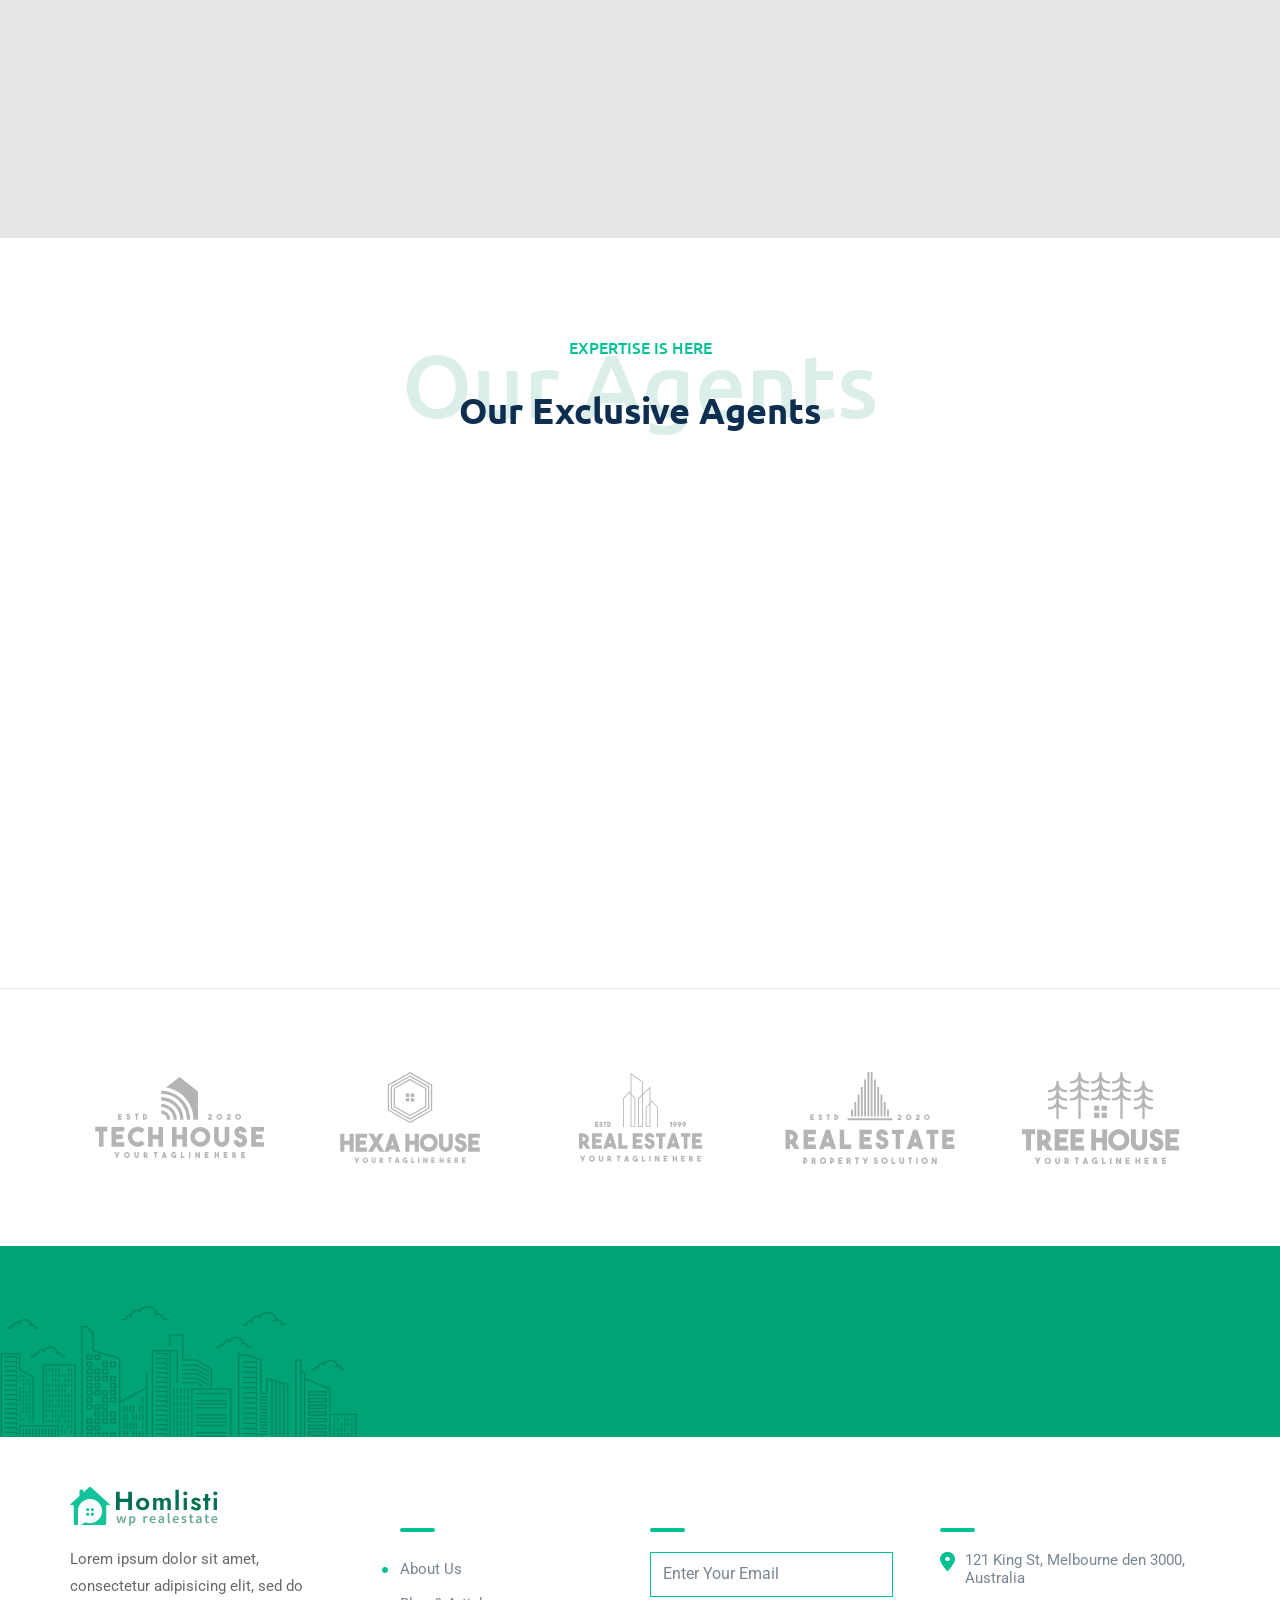
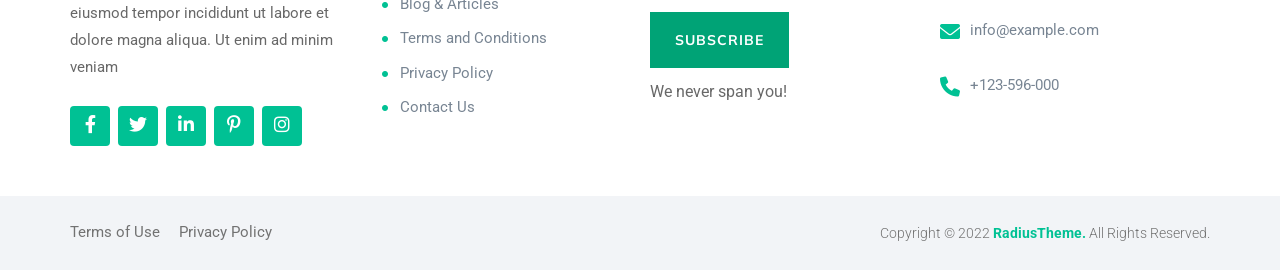
<file: html/about.html>
<!DOCTYPE html>
<html lang="en">

<head>
    <meta charset="UTF-8" />
    <meta http-equiv="X-UA-Compatible" content="IE=edge" />
    <meta name="viewport" content="width=device-width, initial-scale=1.0" />
    <title>About</title>
    <link rel="shortcut icon" href="../images/home_hand_3-1.svg" />
    <!-- Render All Elements Normally -->
    <link rel="stylesheet" href="../css/normalize.css" />
    <!-- Font Awesome Library -->
    <link rel="stylesheet" href="../css/all.min.css" />
    <!-- Main Templete File -->
    <link rel="stylesheet" href="../css/homlisti.css" />
    <!-- About Templete File -->
    <link rel="stylesheet" href="../css/about.css" />
    <!-- Property Grid Templete File -->
    <link rel="stylesheet" href="../css/property grid.css" />
    <!-- Single Property Templete File -->
    <link rel="stylesheet" href="../css/single-property.css" />
    <!-- Pricing Templete File -->
    <link rel="stylesheet" href="../css/pricing.css">
    <!-- Blog Templete File -->
    <link rel="stylesheet" href="../css/blog.css">
    <!-- Contact Templete File -->
    <link rel="stylesheet" href="../css/contact.css">
    <!-- Animation Library -->
    <link rel="stylesheet" href="https://unpkg.com/aos@next/dist/aos.css" />
    <!-- Google Fonts -->
    <link rel="preconnect" href="https://fonts.googleapis.com">
    <link rel="preconnect" href="https://fonts.gstatic.com" crossorigin>
    <link href="https://fonts.googleapis.com/css2?family=Mulish:wght@300;400;500;600;700;800;900&family=Roboto:wght@300;400;500;700;900&family=Ubuntu:wght@300;400;500;700&display=swap" rel="stylesheet">
</head>

<body>
    <!-- Start Sub-header -->
    <header>
        <div class="sub-header">
            <div class="container">
                <a href="../index.html" class="logo">
                    <img src="../images/logo.svg" alt="" />
                </a>
                <nav>
                    <input type="checkbox" id="bar" />
                    <ul class="links">
                        <li><a class="active" href="../index.html">Home</a></li>
                        <li><a href="about.html">About</a></li>
                        <li>
                            <a href="property grid.html">Property<i class="fa-solid fa-angle-down"></i
                ></a>
                            <!-- Start Megamenu -->
                            <div class="mega-menu">
                                <ul class="sub">
                                    <li><a href="property grid.html">Properties grid</a></li>
                                    <li>
                                        <a href="single-property.html">Single Property grid</a>
                                    </li>
                                </ul>
                            </div>
                            <!-- End Megamenu -->
                        </li>
                        <li><a href="pricing.html">Pricing</a></li>
                        <li><a href="blog.html">Blog</a></li>
                        <li><a href="contact.html">Contact</a></li>
                    </ul>
                </nav>
                <div class="header-btn">
                    <div class="prop-btn">
                        <div class="icon">
                            <i class="fa-solid fa-circle-plus"></i>
                        </div>
                        <div class="text">
                            <a href="#">Add Property</a>
                        </div>
                    </div>
                    <div class="sign-in">
                        <i class="fa-regular fa-user"></i>
                    </div>
                    <label for="bar"><i class="fa-solid fa-bars"></i></label>
                </div>
            </div>
        </div>
    </header>
    <!-- End Sub-header -->

    <!-- Start Breadcrumb -->
    <div class="breadcrumb">
        <div class="container">
            <a href="../index.html">Home</a>
            <i class="fa-solid fa-angle-right"></i>
            <span>About</span>
        </div>
    </div>
    <!-- End Breadcrumb -->

    <!-- Start About -->
    <div class="about-us-section">
        <div class="container">
            <div class="first-widget">
                <div class="image" data-aos="fade-right" data-aos-delay="50" data-aos-duration="1500">
                    <img src="../images/about-meet.jpg" alt="" />
                </div>
                <div class="content" data-aos="fade-up" data-aos-delay="50" data-aos-duration="1500">
                    <div class="heading">
                        <span>about us</span>
                        <h2>We're on a Mission to Change View of RealEstate Field.</h2>
                        <p>
                            when an unknown printer took a galley of type and scrambled it to make type specimen bookt has survived not only five centuries alsoey jequery the leap into electronic typesetting.
                        </p>
                    </div>
                    <div class="services">
                        <div class="srv one">
                            <img src="../images/Modern-Villa-1.svg" alt="" />
                            <h3>Modern Villa</h3>
                            <p>when unknown printer took galley of type and scrambled.</p>
                        </div>
                        <div class="srv two">
                            <img src="../images/home_hand_3-1.svg" alt="" />
                            <h3>Secure Payment</h3>
                            <p>when unknown printer took galley of type and scrambled.</p>
                        </div>
                    </div>
                </div>
            </div>
            <div class="second-widget">
                <div class="content" data-aos="fade-up" data-aos-delay="50" data-aos-duration="1500">
                    <div class="heading">
                        <span>company power</span>
                        <h2>The Core Company Values Of Our main Goal</h2>
                        <p>
                            when an unknown printer took a galley of type and scrambled it to make type specimen bookt has survived.
                        </p>
                    </div>
                    <div class="progress">
                        <div class="prog-widget">
                            <h4>Modern Technology</h4>
                            <div class="prog-bar one">
                                <span class="tech"></span>
                            </div>
                        </div>
                        <div class="prog-widget">
                            <h4>Tax Solution Area</h4>
                            <div class="prog-bar two">
                                <span class="tech"></span>
                            </div>
                        </div>
                    </div>
                </div>
                <div class="image" data-aos="fade-right" data-aos-delay="50" data-aos-duration="1500">
                    <img src="../images/about-meet-2.jpg" alt="" />
                    <div class="video-spin">
                        <a href="https://www.youtube.com/watch?v=XHOmBV4js_E" class="popup" target="blank">
                            <i class="fa-solid fa-play"></i>
                            <span class="play"></span>
                        </a>
                    </div>
                </div>
            </div>
        </div>
    </div>
    <!-- End About -->

    <!-- Start Video -->
    <div class="video">
        <div class="overlay"></div>
        <div class="container" data-aos="fade-up" data-aos-delay="50" data-aos-duration="1500">
            <div class="tour-card">
                <span class="pin">let's take a tour</span>
                <h2>
                    Search Property Smarter,<br /> Quicker & Anywhere
                </h2>
                <div class="video-inner">
                    <div class="icon-right">
                        <a href="https://www.youtube.com/watch?v=XHOmBV4js_E" class="popup" target="blank">
                            <i class="fa-solid fa-play"></i>
                            <span class="play"></span>
                        </a>
                    </div>
                    <div class="icon-left">
                        <a href="https://www.youtube.com/watch?v=XHOmBV4js_E" class="link" target="blank">Play Video</a
              >
            </div>
          </div>
        </div>
        <div class="text">
          <h3>Property For All</h3>
        </div>
      </div>
    </div>
    <!-- End Video -->

    <!-- Start Agent -->
    <div class="agent">
      <div class="main-heading">
        <span>expertise is here</span>
        <h3>Our Agents</h3>
        <h2>Our Exclusive Agents</h2>
      </div>
      <div class="container" data-aos="fade-up" data-aos-delay="50" data-aos-duration="1500">
        <div class="card">
          <div class="image">
            <img src="../images/agent-1.png" alt="" />
            <span>08 Listing</span>
          </div>
          <div class="text">
            <h3>Andren Willium</h3>
            <a href="#">Sunshine</a>
                        <div class="call">
                            <i class="fa-solid fa-phone"></i>
                            <span>Call: +121 179 4865</span>
                        </div>
                    </div>
                </div>
                <div class="card">
                    <div class="image">
                        <img src="../images/agent-2.png" alt="" />
                        <span>06 Listing</span>
                    </div>
                    <div class="text">
                        <h3>Polly Matzinger</h3>
                        <a href="#">Sweet Home</a>
                        <div class="call">
                            <i class="fa-solid fa-phone"></i>
                            <span>Call: +121 179 4865</span>
                        </div>
                    </div>
                </div>
                <div class="card">
                    <div class="image">
                        <img src="../images/agent-3.png" alt="" />
                        <span>11 Listing</span>
                    </div>
                    <div class="text">
                        <h3>Patty Watson</h3>
                        <a href="#">Eco Builders</a>
                        <div class="call">
                            <i class="fa-solid fa-phone"></i>
                            <span>Call: +121 179 4865</span>
                        </div>
                    </div>
                </div>
                <div class="card">
                    <div class="image">
                        <img src="../images/agent-4.png" alt="" />
                        <span>08 Listing</span>
                    </div>
                    <div class="text">
                        <h3>Sarah Boysen</h3>
                        <a href="#">Mark Street</a>
                        <div class="call">
                            <i class="fa-solid fa-phone"></i>
                            <span>Call: +121 179 4865</span>
                        </div>
                    </div>
                </div>
            </div>
        </div>
        <!-- End Agents -->

        <!-- Start Clients -->
        <div class="clients">
            <div class="container">
                <img src="../images/client-logo-1.svg" alt="" />
                <img src="../images/client-logo-3.svg" alt="" />
                <img src="../images/client-logo-4.svg" alt="" />
                <img src="../images/client-logo-5.svg" alt="" />
                <img src="../images/client-logo-6.svg" alt="" />
            </div>
        </div>
        <!-- End Clients -->

        <!-- Start Subscribe -->
        <div class="subscribe">
            <div class="container" data-aos="fade-up" data-aos-delay="50" data-aos-duration="1500">
                <div class="content">
                    <h2>Sign up for newsletter</h2>
                    <h4>Get latest news and update</h4>
                </div>
                <form action="#">
                    <input type="email" placeholder="Enter Your Email" />
                    <input type="submit" value="subscribe" />
                </form>
            </div>
        </div>
        <!-- End Subscribe -->

        <!-- Start Light Footer -->
        <div class="light-footer">
            <div class="container">
                <div class="col">
                    <img src="../images/logo.svg" alt="" />
                    <p>
                        Lorem ipsum dolor sit amet, consectetur adipisicing elit, sed do eiusmod tempor incididunt ut labore et dolore magna aliqua. Ut enim ad minim veniam
                    </p>
                    <ul class="social-icons">
                        <li>
                            <a href="#"><i class="fa-brands fa-facebook-f"></i></a>
                        </li>
                        <li>
                            <a href="#"><i class="fa-brands fa-twitter"></i></a>
                        </li>
                        <li>
                            <a href="#"><i class="fa-brands fa-linkedin-in"></i></a>
                        </li>
                        <li>
                            <a href="#"><i class="fa-brands fa-pinterest-p"></i></a>
                        </li>
                        <li>
                            <a href="#"><i class="fa-brands fa-instagram"></i></a>
                        </li>
                    </ul>
                </div>
                <div class="col">
                    <h3>Quick Links</h3>
                    <ul class="links">
                        <li><a href="#">About Us</a></li>
                        <li><a href="#">Blog & Articles</a></li>
                        <li><a href="#">Terms and Conditions</a></li>
                        <li><a href="#">Privacy Policy</a></li>
                        <li><a href="#">Contact Us</a></li>
                    </ul>
                </div>
                <div class="col">
                    <h3>Newsletter</h3>
                    <input type="email" placeholder="Enter Your Email" />
                    <input type="submit" value="subscribe" />
                    <span class="title">We never span you!</span>
                </div>
                <div class="col">
                    <h3>Contact</h3>
                    <div class="details">
                        <i class="fa-solid fa-location-dot"></i>
                        <span>121 King St, Melbourne den 3000, Australia</span>
                    </div>
                    <div class="details">
                        <i class="fa-solid fa-envelope"></i> <span>info@example.com</span>
                    </div>
                    <div class="details">
                        <i class="fa-solid fa-phone"></i><span>+123-596-000</span>
                    </div>
                </div>
            </div>
        </div>
        <!-- End Light Footer -->

        <!-- Start Second Light Footer -->
        <div class="second-light-footer">
            <div class="container">
                <div class="policy">
                    <a href="#">Terms of Use</a>
                    <a href="#">Privacy Policy</a>
                </div>
                <p class="copyright">
                    Copyright © 2022 <span>RadiusTheme.</span> All Rights Reserved.
                </p>
            </div>
        </div>
        <!-- End Second Light Footer -->
        <script src="https://unpkg.com/aos@next/dist/aos.js"></script>
        <script>
            AOS.init();
        </script>
</body>

</html>
</file>
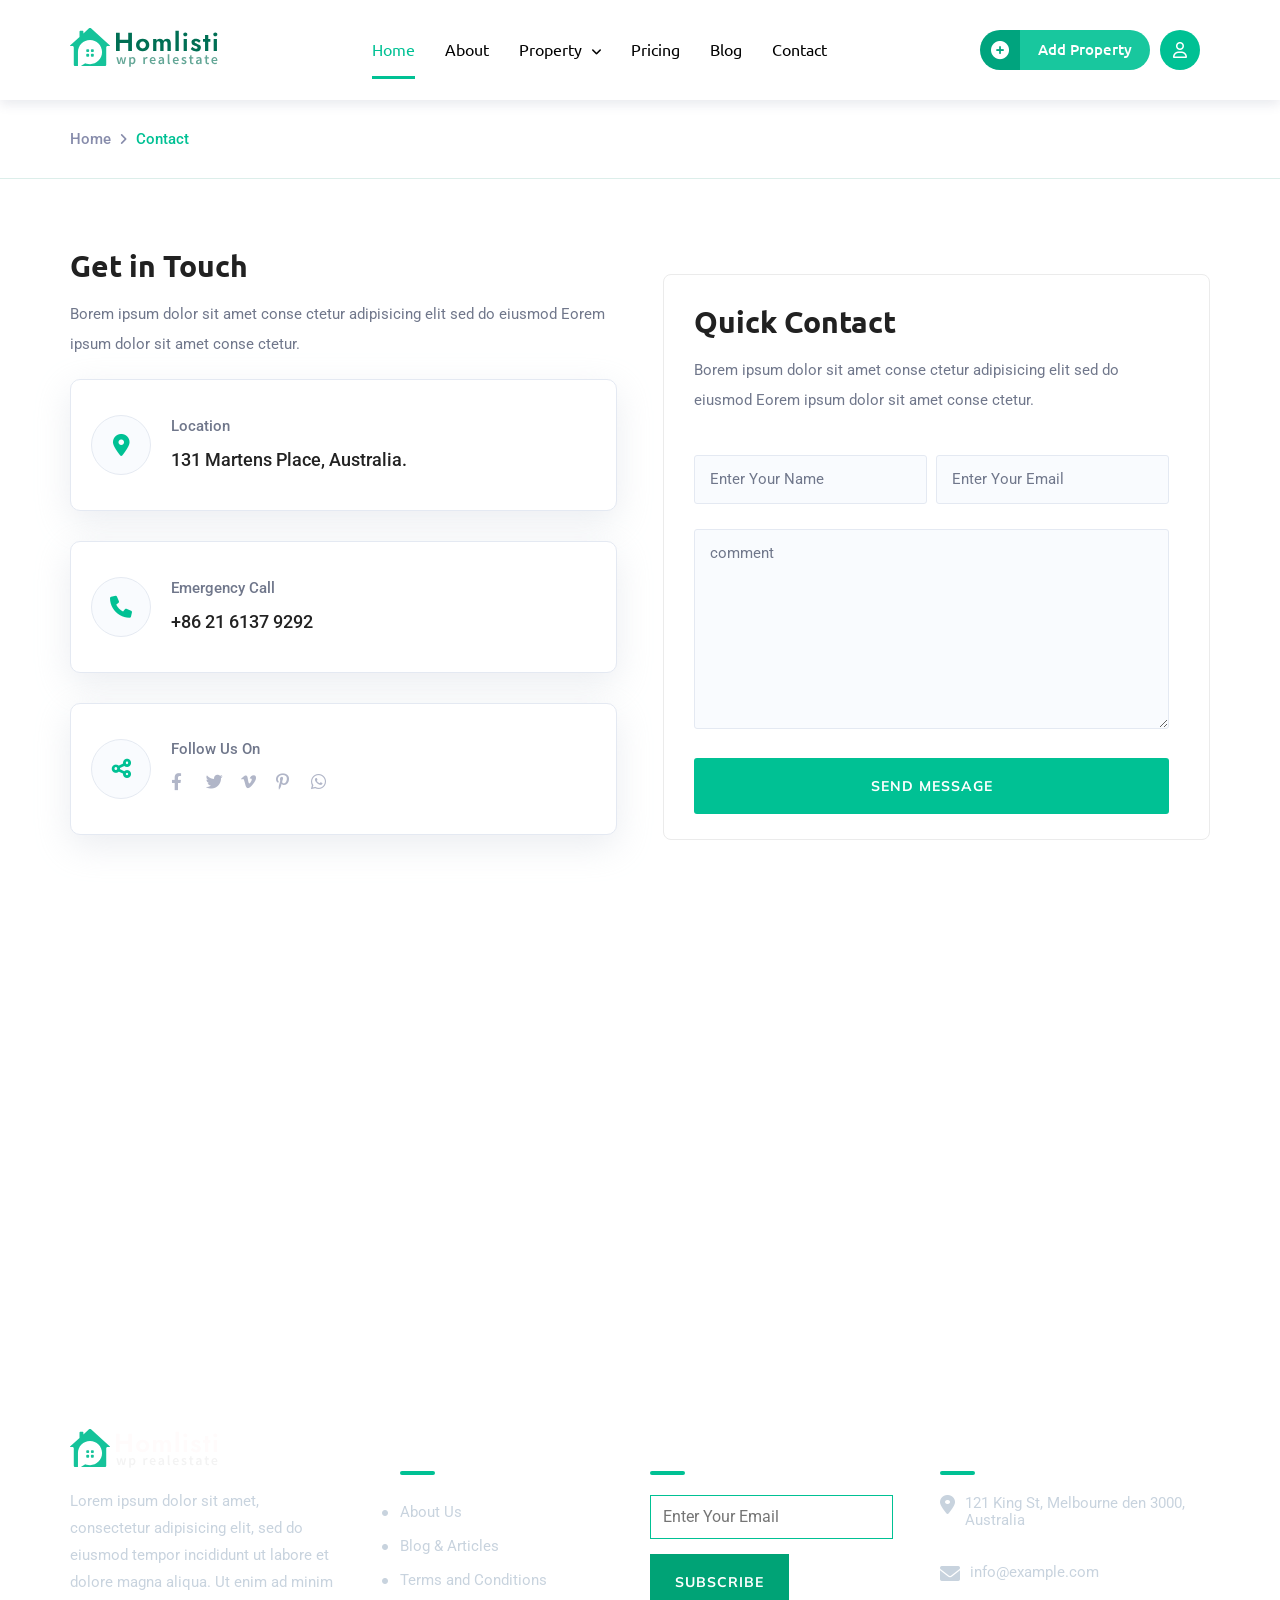
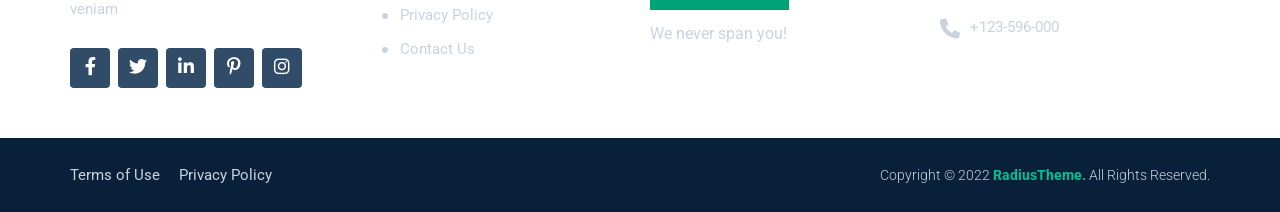
<file: html/contact.html>
<!DOCTYPE html>
<html lang="en">

<head>
    <meta charset="UTF-8" />
    <meta http-equiv="X-UA-Compatible" content="IE=edge" />
    <meta name="viewport" content="width=device-width, initial-scale=1.0" />
    <title>Contact</title>
    <link rel="shortcut icon" href="../images/home_hand_3-1.svg" />
    <!-- Render All Elements Normally -->
    <link rel="stylesheet" href="../css/normalize.css" />
    <!-- Font Awesome Library -->
    <link rel="stylesheet" href="../css/all.min.css" />
    <!-- Main Templete File -->
    <link rel="stylesheet" href="../css/homlisti.css" />
    <!-- About Templete File -->
    <link rel="stylesheet" href="../css/about.css" />
    <!-- Property Grid Templete File -->
    <link rel="stylesheet" href="../css/property grid.css" />
    <!-- Single Property Templete File -->
    <link rel="stylesheet" href="../css/single-property.css" />
    <!-- Pricing Templete File -->
    <link rel="stylesheet" href="../css/pricing.css">
    <!-- Blog Templete File -->
    <link rel="stylesheet" href="../css/blog.css">
    <!-- Contact Templete File -->
    <link rel="stylesheet" href="../css/contact.css">
    <!-- Animation Library -->
    <link rel="stylesheet" href="https://unpkg.com/aos@next/dist/aos.css" />
    <!-- Google Fonts -->
    <link rel="preconnect" href="https://fonts.googleapis.com">
    <link rel="preconnect" href="https://fonts.gstatic.com" crossorigin>
    <link href="https://fonts.googleapis.com/css2?family=Mulish:wght@300;400;500;600;700;800;900&family=Roboto:wght@300;400;500;700;900&family=Ubuntu:wght@300;400;500;700&display=swap" rel="stylesheet">
</head>

<body>
    <!-- Start Sub-header -->
    <header>
        <div class="sub-header">
            <div class="container">
                <a href="../index.html" class="logo">
                    <img src="../images/logo.svg" alt="" />
                </a>
                <nav>
                    <input type="checkbox" id="bar" />
                    <ul class="links">
                        <li><a class="active" href="../index.html">Home</a></li>
                        <li><a href="about.html">About</a></li>
                        <li>
                            <a href="property grid.html">Property<i class="fa-solid fa-angle-down"></i
                  ></a>
                            <!-- Start Megamenu -->
                            <div class="mega-menu">
                                <ul class="sub">
                                    <li><a href="property grid.html">Properties grid</a></li>
                                    <li>
                                        <a href="single-property.html">Single Property grid</a>
                                    </li>
                                </ul>
                            </div>
                            <!-- End Megamenu -->
                        </li>
                        <li><a href="pricing.html">Pricing</a></li>
                        <li><a href="blog.html">Blog</a></li>
                        <li><a href="contact.html">Contact</a></li>
                    </ul>
                </nav>
                <div class="header-btn">
                    <div class="prop-btn">
                        <div class="icon">
                            <i class="fa-solid fa-circle-plus"></i>
                        </div>
                        <div class="text">
                            <a href="#">Add Property</a>
                        </div>
                    </div>
                    <div class="sign-in">
                        <i class="fa-regular fa-user"></i>
                    </div>
                    <label for="bar"><i class="fa-solid fa-bars"></i></label>
                </div>
            </div>
        </div>
    </header>
    <!-- End Sub-header -->

    <!-- Start Breadcrumb -->
    <div class="breadcrumb">
        <div class="container">
            <a href="index.html">Home</a>
            <i class="fa-solid fa-angle-right"></i>
            <span>Contact</span>
        </div>
    </div>
    <!-- End Breadcrumb -->

    <!-- Start Contact -->
    <div class="contact">
        <div class="container">
            <div class="left-data">
                <div class="heading">
                    <h3>Get in Touch</h3>
                    <p>Borem ipsum dolor sit amet conse ctetur adipisicing elit sed do eiusmod Eorem ipsum dolor sit amet conse ctetur.</p>
                </div>
                <div class="box">
                    <i class="fa-solid fa-location-dot icon"></i>
                    <div class="srv">
                        <span>Location</span>
                        <h4>131 Martens Place, Australia.</h4>
                    </div>
                </div>
                <div class="box">
                    <i class="fa-solid fa-phone icon"></i>
                    <div class="srv">
                        <span>Emergency Call</span>
                        <h4>+86 21 6137 9292</h4>
                    </div>
                </div>
                <div class="box">
                    <i class="fa-solid fa-share-nodes icon"></i>
                    <div class="srv">
                        <span>Follow Us On</span>
                        <ul class="social-icons">
                            <li><a href="#"><i class="fa-brands fa-facebook-f"></i></a></li>
                            <li><a href="#"><i class="fa-brands fa-twitter"></i></a></li>
                            <li><a href="#"><i class="fa-brands fa-vimeo-v"></i></a></li>
                            <li><a href="#"><i class="fa-brands fa-pinterest-p"></i></a></li>
                            <li><a href="#"><i class="fa-brands fa-whatsapp"></i></a></li>
                        </ul>
                    </div>
                </div>
            </div>
            <div class="right-data">
                <div class="heading">
                    <h3>Quick Contact</h3>
                    <p>Borem ipsum dolor sit amet conse ctetur adipisicing elit sed do eiusmod Eorem ipsum dolor sit amet conse ctetur.</p>
                </div>
                <form action="#">
                    <input class="main-input" type="text" placeholder="Enter Your Name">
                    <input class="main-input" type="email" placeholder="Enter Your Email">
                    <textarea class="main-input" name="comment" placeholder="comment"></textarea>
                    <input type="submit" value="send message">
                </form>
            </div>
        </div>
    </div>
    <!-- End Contact -->

    <!-- Start Map -->
    <div class="map">
        <div class="container">
            <iframe src="https://www.google.com/maps/embed?pb=!1m18!1m12!1m3!1d6397697.887169436!2d-95.36935665532873!3d38.467425750194806!2m3!1f0!2f0!3f0!3m2!1i1024!2i768!4f13.1!3m3!1m2!1s0x54eab584e432360b%3A0x1c3bb99243deb742!2z2KfZhNmI2YTYp9mK2KfYqiDYp9mE2YXYqtit2K_YqQ!5e0!3m2!1sar!2seg!4v1652616818733!5m2!1sar!2seg"
                width="600" height="450" style="border:0;" allowfullscreen="" loading="lazy" referrerpolicy="no-referrer-when-downgrade"></iframe>
        </div>
    </div>
    <!-- End Map -->

    <!-- Start Footer -->
    <div class="footer">
        <div class="container">
            <div class="col">
                <img src="../images/logo_light.svg" alt="" />
                <p>
                    Lorem ipsum dolor sit amet, consectetur adipisicing elit, sed do eiusmod tempor incididunt ut labore et dolore magna aliqua. Ut enim ad minim veniam
                </p>
                <ul class="social-icons">
                    <li>
                        <a href="#"><i class="fa-brands fa-facebook-f"></i></a>
                    </li>
                    <li>
                        <a href="#"><i class="fa-brands fa-twitter"></i></a>
                    </li>
                    <li>
                        <a href="#"><i class="fa-brands fa-linkedin-in"></i></a>
                    </li>
                    <li>
                        <a href="#"><i class="fa-brands fa-pinterest-p"></i></a>
                    </li>
                    <li>
                        <a href="#"><i class="fa-brands fa-instagram"></i></a>
                    </li>
                </ul>
            </div>
            <div class="col">
                <h3>Quick Links</h3>
                <ul class="links">
                    <li><a href="#">About Us</a></li>
                    <li><a href="#">Blog & Articles</a></li>
                    <li><a href="#">Terms and Conditions</a></li>
                    <li><a href="#">Privacy Policy</a></li>
                    <li><a href="#">Contact Us</a></li>
                </ul>
            </div>
            <div class="col">
                <h3>Newsletter</h3>
                <input type="email" placeholder="Enter Your Email" />
                <input type="submit" value="subscribe" />
                <span class="title">We never span you!</span>
            </div>
            <div class="col">
                <h3>Contact</h3>
                <div class="details">
                    <i class="fa-solid fa-location-dot"></i>
                    <span>121 King St, Melbourne den 3000, Australia</span>
                </div>
                <div class="details">
                    <i class="fa-solid fa-envelope"></i> <span>info@example.com</span>
                </div>
                <div class="details">
                    <i class="fa-solid fa-phone"></i><span>+123-596-000</span>
                </div>
            </div>
        </div>
    </div>
    <!-- End Footer -->

    <!-- Start Second Footer -->
    <div class="second-footer">
        <div class="container">
            <div class="policy">
                <a href="#">Terms of Use</a>
                <a href="#">Privacy Policy</a>
            </div>
            <p class="copyright">
                Copyright © 2022 <span>RadiusTheme.</span> All Rights Reserved.
            </p>
        </div>
    </div>
    <!-- End Second Footer -->
    <script src="https://unpkg.com/aos@next/dist/aos.js"></script>
    <script>
        AOS.init();
    </script>
</body>

</html>
</file>
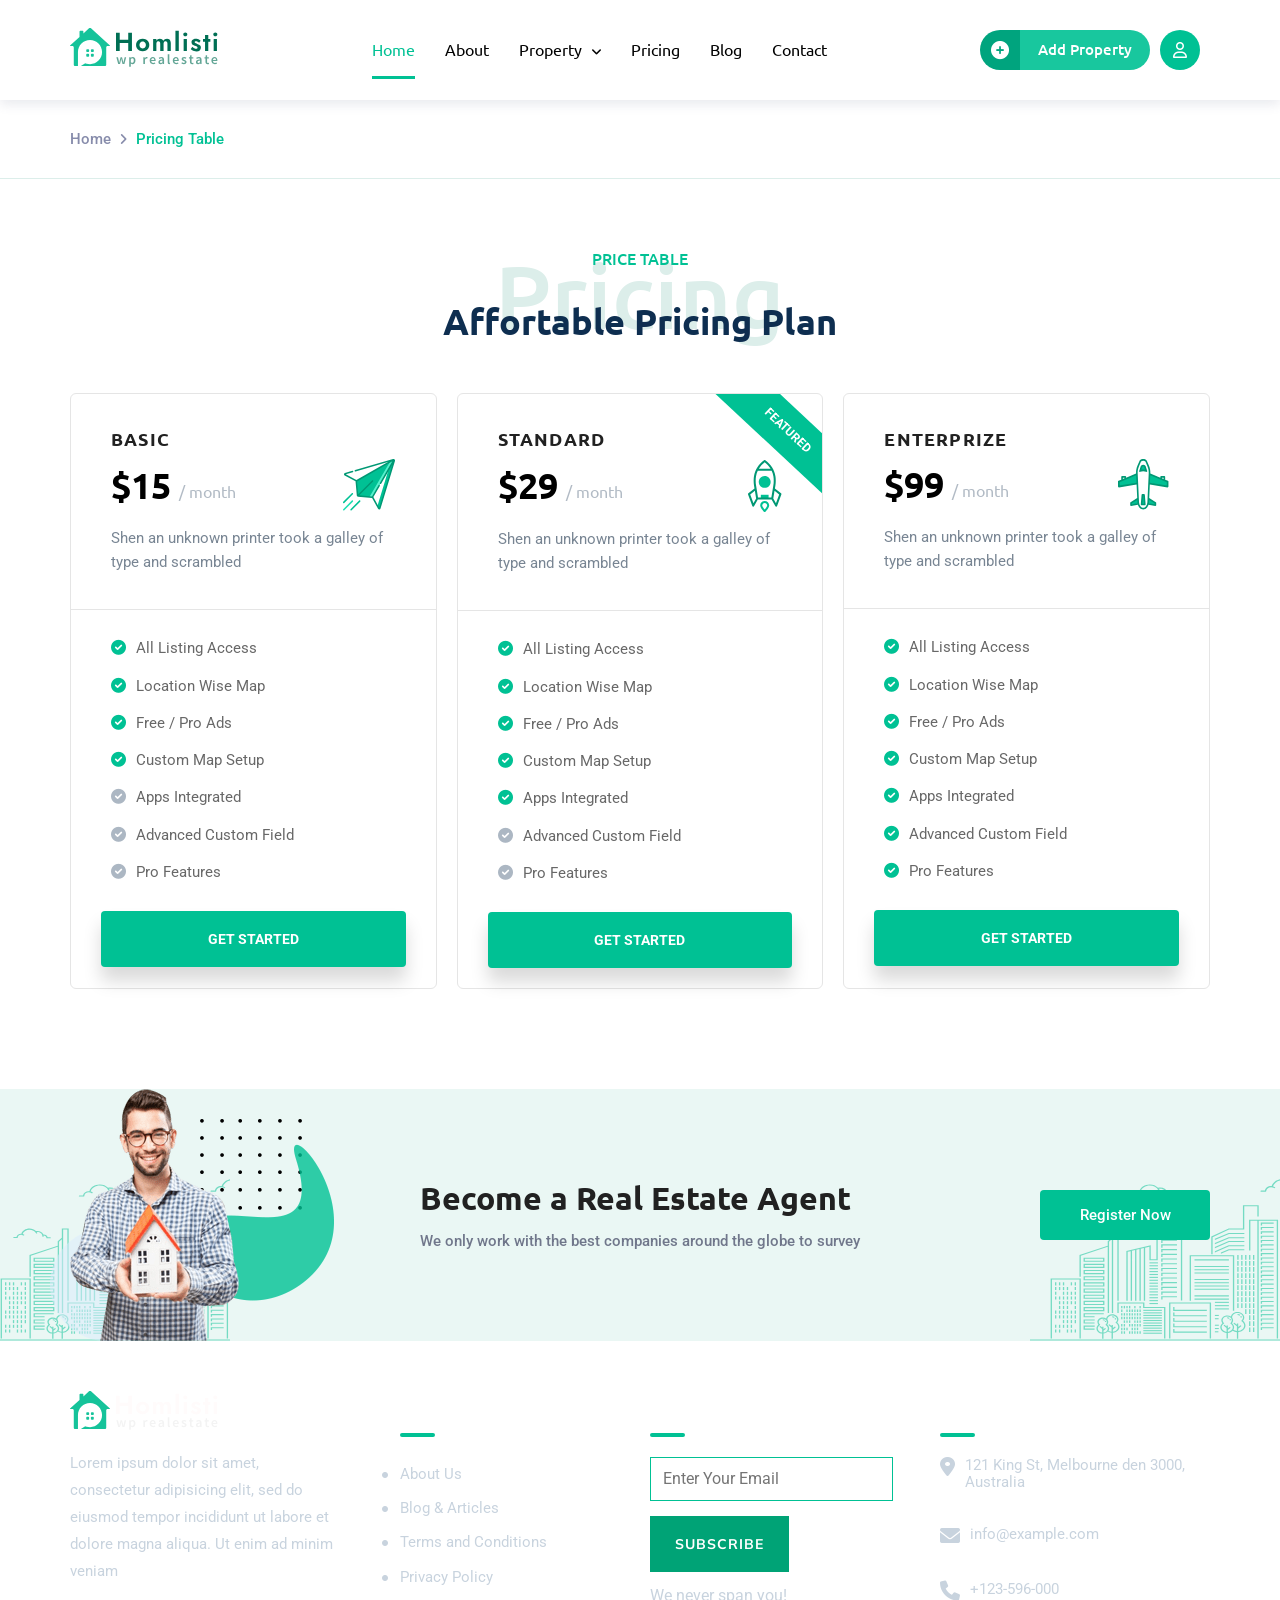
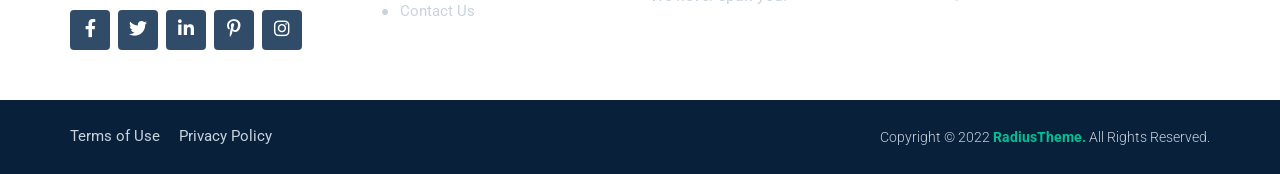
<file: html/pricing.html>
<!DOCTYPE html>
<html lang="en">

<head>
    <meta charset="UTF-8">
    <meta http-equiv="X-UA-Compatible" content="IE=edge">
    <meta name="viewport" content="width=device-width, initial-scale=1.0">
    <title>Pricing</title>
    <link rel="shortcut icon" href="../images/home_hand_3-1.svg" />
    <!-- Render All Elements Normally -->
    <link rel="stylesheet" href="../css/normalize.css">
    <!-- Font Awesome Library -->
    <link rel="stylesheet" href="../css/all.min.css">
    <!-- Main Templete File -->
    <link rel="stylesheet" href="../css/homlisti.css">
    <!-- About Templete File -->
    <link rel="stylesheet" href="../css/about.css">
    <!-- Property Grid Templete File -->
    <link rel="stylesheet" href="../css/property grid.css">
    <!-- Single Property Templete File -->
    <link rel="stylesheet" href="../css/single-property.css">
    <!-- Pricing Templete File -->
    <link rel="stylesheet" href="../css/pricing.css">
    <!-- Blog Templete File -->
    <link rel="stylesheet" href="../css/blog.css">
    <!-- Contact Templete File -->
    <link rel="stylesheet" href="../css/contact.css">
    <!-- Animation Library -->
    <link rel="stylesheet" href="https://unpkg.com/aos@next/dist/aos.css" />
    <!-- Google Fonts -->
    <link rel="preconnect" href="https://fonts.googleapis.com">
    <link rel="preconnect" href="https://fonts.gstatic.com" crossorigin>
    <link href="https://fonts.googleapis.com/css2?family=Mulish:wght@300;400;500;600;700;800;900&family=Roboto:wght@300;400;500;700;900&family=Ubuntu:wght@300;400;500;700&display=swap" rel="stylesheet">
</head>

<body>
    <!-- Start Sub-header -->
    <header>
        <div class="sub-header">
            <div class="container">
                <a href="../index.html" class="logo">
                    <img src="../images/logo.svg" alt="" />
                </a>
                <nav>
                    <input type="checkbox" id="bar" />
                    <ul class="links">
                        <li><a class="active" href="../index.html">Home</a></li>
                        <li><a href="about.html">About</a></li>
                        <li>
                            <a href="property grid.html">Property<i class="fa-solid fa-angle-down"></i
              ></a>
                            <!-- Start Megamenu -->
                            <div class="mega-menu">
                                <ul class="sub">
                                    <li><a href="property grid.html">Properties grid</a></li>
                                    <li>
                                        <a href="single-property.html">Single Property grid</a>
                                    </li>
                                </ul>
                            </div>
                            <!-- End Megamenu -->
                        </li>
                        <li><a href="pricing.html">Pricing</a></li>
                        <li><a href="blog.html">Blog</a></li>
                        <li><a href="contact.html">Contact</a></li>
                    </ul>
                </nav>
                <div class="header-btn">
                    <div class="prop-btn">
                        <div class="icon">
                            <i class="fa-solid fa-circle-plus"></i>
                        </div>
                        <div class="text">
                            <a href="#">Add Property</a>
                        </div>
                    </div>
                    <div class="sign-in">
                        <i class="fa-regular fa-user"></i>
                    </div>
                    <label for="bar"><i class="fa-solid fa-bars"></i></label>
                </div>
            </div>
        </div>
    </header>
    <!-- End Sub-header -->

    <!-- Start Breadcrumb -->
    <div class="breadcrumb">
        <div class="container">
            <a href="index.html">Home</a>
            <i class="fa-solid fa-angle-right"></i>
            <span>Pricing Table</span>
        </div>
    </div>
    <!-- End Breadcrumb -->

    <!-- Start Pricing -->
    <div class="pricing">
        <div class="main-heading">
            <span>price table</span>
            <h3>Pricing</h3>
            <h2>Affortable Pricing Plan</h2>
        </div>
        <div class="container">
            <div class="plans">
                <div class="head">
                    <h3>basic</h3>
                    <div class="price">
                        <span>$15</span>
                        <img src="../images/paper-plane.svg" alt="">
                    </div>
                    <p>Shen an unknown printer took a galley of type and scrambled</p>
                </div>
                <ul class="features">
                    <li><i class="fa-solid fa-circle-check"></i>All Listing Access</li>
                    <li><i class="fa-solid fa-circle-check"></i>Location Wise Map</li>
                    <li><i class="fa-solid fa-circle-check"></i>Free / Pro Ads</li>
                    <li><i class="fa-solid fa-circle-check"></i>Custom Map Setup</li>
                    <li><i class="fa-solid fa-circle-check dark"></i>Apps Integrated</li>
                    <li><i class="fa-solid fa-circle-check dark"></i>Advanced Custom Field</li>
                    <li><i class="fa-solid fa-circle-check dark"></i>Pro Features</li>
                    <a href="#">Get Started</a>
                </ul>
            </div>
            <div class="plans popular">
                <div class="head">
                    <span>featured</span>
                    <h3>standard</h3>
                    <div class="price">
                        <span>$29</span>
                        <img src="../images/rocket.svg" alt="">
                    </div>
                    <p>Shen an unknown printer took a galley of type and scrambled</p>
                </div>
                <ul class="features">
                    <li><i class="fa-solid fa-circle-check"></i>All Listing Access</li>
                    <li><i class="fa-solid fa-circle-check"></i>Location Wise Map</li>
                    <li><i class="fa-solid fa-circle-check"></i>Free / Pro Ads</li>
                    <li><i class="fa-solid fa-circle-check"></i>Custom Map Setup</li>
                    <li><i class="fa-solid fa-circle-check"></i>Apps Integrated</li>
                    <li><i class="fa-solid fa-circle-check dark"></i>Advanced Custom Field</li>
                    <li><i class="fa-solid fa-circle-check dark"></i>Pro Features</li>
                    <a href="#">Get Started</a>
                </ul>
            </div>
            <div class="plans">
                <div class="head">
                    <h3>enterprize</h3>
                    <div class="price">
                        <span>$99</span>
                        <img src="../images/plane.svg" alt="">
                    </div>
                    <p>Shen an unknown printer took a galley of type and scrambled</p>
                </div>
                <ul class="features">
                    <li><i class="fa-solid fa-circle-check"></i>All Listing Access</li>
                    <li><i class="fa-solid fa-circle-check"></i>Location Wise Map</li>
                    <li><i class="fa-solid fa-circle-check"></i>Free / Pro Ads</li>
                    <li><i class="fa-solid fa-circle-check"></i>Custom Map Setup</li>
                    <li><i class="fa-solid fa-circle-check"></i>Apps Integrated</li>
                    <li><i class="fa-solid fa-circle-check "></i>Advanced Custom Field</li>
                    <li><i class="fa-solid fa-circle-check "></i>Pro Features</li>
                    <a href="#">Get Started</a>
                </ul>
            </div>
        </div>
    </div>
    <!-- End Pricing -->

    <!-- Start Register -->
    <div class="register">
        <img class="sh1" src="../images/video-bg-2.svg" alt="" />
        <img class="sh2" src="../images/video-bg-2.svg" alt="" />
        <img class="sh3" src="../images/cta-parallax-1.png" alt="" />
        <img class="sh4" src="../images/cta-parallax-2.png" alt="" />
        <img class="sh5" src="../images/cta-parallax-3.png" alt="" />
        <div class="container">
            <img class="man" src="../images/cta-man.png" alt="" />
            <div class="text">
                <h3>Become a Real Estate Agent</h3>
                <span>We only work with the best companies around the globe to
            survey</span
          >
        </div>
        <div class="reg-btn">
          <a href="#">Register Now</a>
        </div>
      </div>
  </div>
  <!-- End Register -->

  <!-- Start Footer -->
  <div class="footer">
      <div class="container">
        <div class="col">
          <img src="../images/logo_light.svg" alt="" />
          <p>
            Lorem ipsum dolor sit amet, consectetur adipisicing elit, sed do
            eiusmod tempor incididunt ut labore et dolore magna aliqua. Ut enim
            ad minim veniam
          </p>
          <ul class="social-icons">
            <li>
              <a href="#"><i class="fa-brands fa-facebook-f"></i></a>
            </li>
            <li>
              <a href="#"><i class="fa-brands fa-twitter"></i></a>
            </li>
            <li>
              <a href="#"><i class="fa-brands fa-linkedin-in"></i></a>
            </li>
            <li>
              <a href="#"><i class="fa-brands fa-pinterest-p"></i></a>
            </li>
            <li>
              <a href="#"><i class="fa-brands fa-instagram"></i></a>
            </li>
          </ul>
        </div>
        <div class="col">
          <h3>Quick Links</h3>
          <ul class="links">
            <li><a href="#">About Us</a></li>
            <li><a href="#">Blog & Articles</a></li>
            <li><a href="#">Terms and Conditions</a></li>
            <li><a href="#">Privacy Policy</a></li>
            <li><a href="#">Contact Us</a></li>
          </ul>
        </div>
        <div class="col">
          <h3>Newsletter</h3>
          <input type="email" placeholder="Enter Your Email" />
          <input type="submit" value="subscribe" />
          <span class="title">We never span you!</span>
            </div>
            <div class="col">
                <h3>Contact</h3>
                <div class="details">
                    <i class="fa-solid fa-location-dot"></i>
                    <span>121 King St, Melbourne den 3000, Australia</span>
                </div>
                <div class="details">
                    <i class="fa-solid fa-envelope"></i> <span>info@example.com</span>
                </div>
                <div class="details">
                    <i class="fa-solid fa-phone"></i><span>+123-596-000</span>
                </div>
            </div>
        </div>
    </div>
    <!-- End Footer -->

    <!-- Start Second Footer -->
    <div class="second-footer">
        <div class="container">
            <div class="policy">
                <a href="#">Terms of Use</a>
                <a href="#">Privacy Policy</a>
            </div>
            <p class="copyright">
                Copyright © 2022 <span>RadiusTheme.</span> All Rights Reserved.
            </p>
        </div>
    </div>
    <!-- End Second Footer -->
    <script src="https://unpkg.com/aos@next/dist/aos.js"></script>
    <script>
        AOS.init();
    </script>
</body>

</html>
</file>
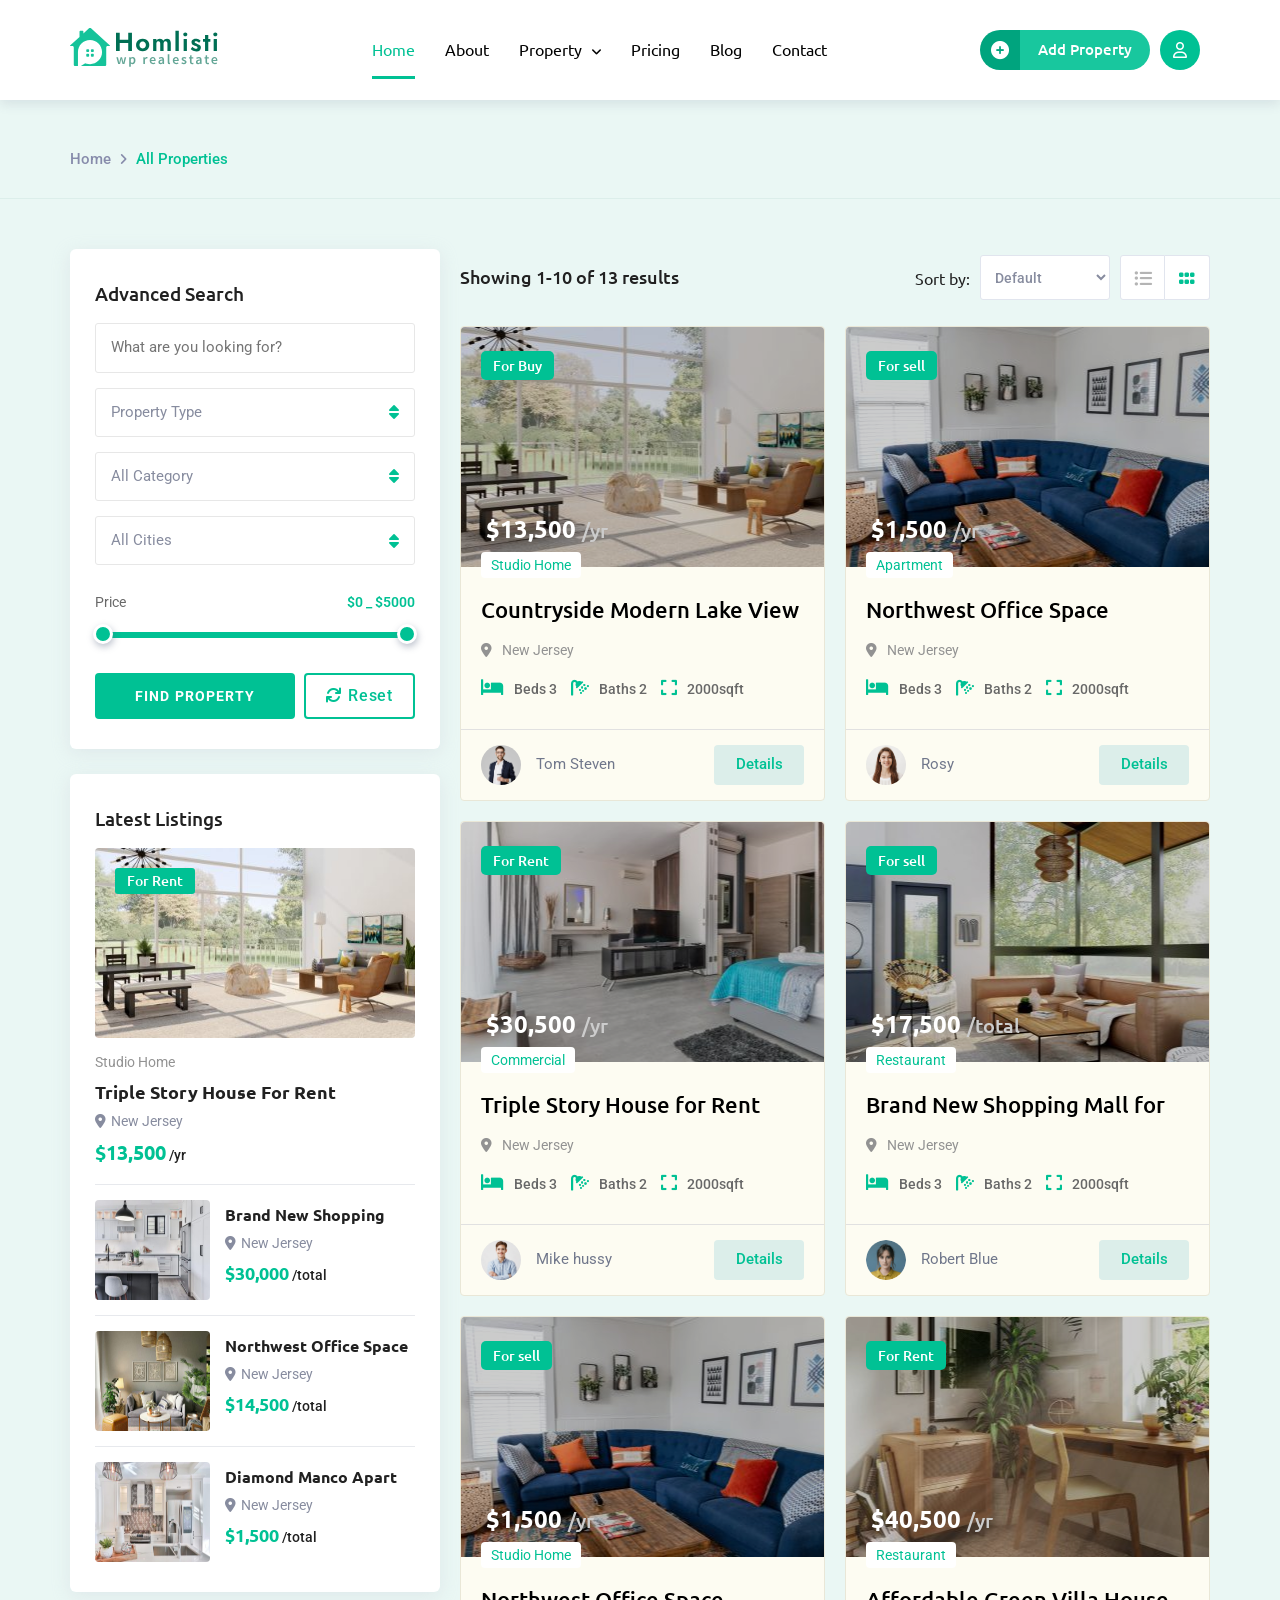
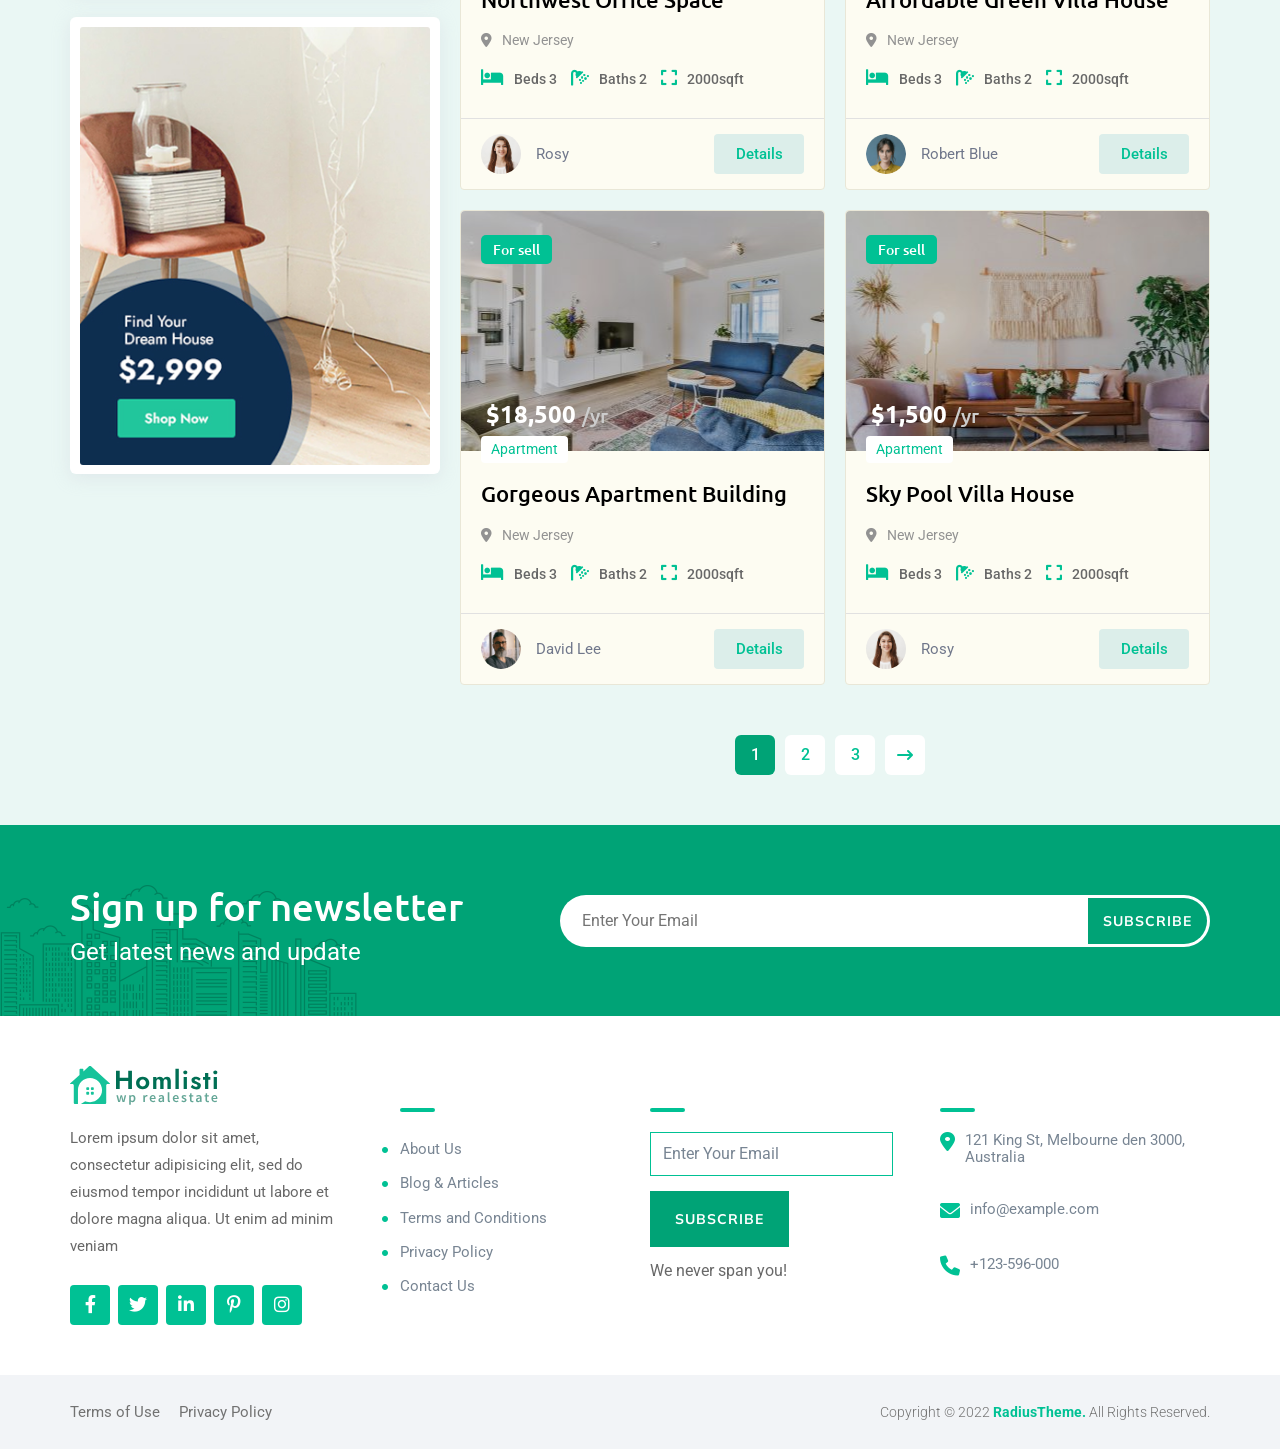
<file: html/property grid.html>
<!DOCTYPE html>
<html lang="en">

<head>
    <meta charset="UTF-8">
    <meta http-equiv="X-UA-Compatible" content="IE=edge">
    <meta name="viewport" content="width=device-width, initial-scale=1.0">
    <title>Property Grid</title>
    <link rel="shortcut icon" href="../images/home_hand_3-1.svg" />
    <!-- Render All Elements Normally -->
    <link rel="stylesheet" href="../css/normalize.css">
    <!-- Font Awesome Library -->
    <link rel="stylesheet" href="../css/all.min.css">
    <!-- Main Templete File -->
    <link rel="stylesheet" href="../css/homlisti.css">
    <!-- About Templete File -->
    <link rel="stylesheet" href="../css/about.css">
    <!-- Property Grid Templete File -->
    <link rel="stylesheet" href="../css/property grid.css">
    <!-- Single Property Templete File -->
    <link rel="stylesheet" href="../css/single-property.css">
    <!-- Pricing Templete File -->
    <link rel="stylesheet" href="../css/pricing.css">
    <!-- Blog Templete File -->
    <link rel="stylesheet" href="../css/blog.css">
    <!-- Contact Templete File -->
    <link rel="stylesheet" href="../css/contact.css">
    <!-- Animation Library -->
    <link rel="stylesheet" href="https://unpkg.com/aos@next/dist/aos.css" />
    <!-- Google Fonts -->
    <link rel="preconnect" href="https://fonts.googleapis.com">
    <link rel="preconnect" href="https://fonts.gstatic.com" crossorigin>
    <link href="https://fonts.googleapis.com/css2?family=Mulish:wght@300;400;500;600;700;800;900&family=Roboto:wght@300;400;500;700;900&family=Ubuntu:wght@300;400;500;700&display=swap" rel="stylesheet">
</head>

<body>
    <!-- Start Sub-header -->
    <header>
        <div class="sub-header">
            <div class="container">
                <a href="../index.html" class="logo">
                    <img src="../images/logo.svg" alt="" />
                </a>
                <nav>
                    <input type="checkbox" id="bar" />
                    <ul class="links">
                        <li><a class="active" href="../index.html">Home</a></li>
                        <li><a href="about.html">About</a></li>
                        <li>
                            <a href="property grid.html">Property<i class="fa-solid fa-angle-down"></i
              ></a>
                            <!-- Start Megamenu -->
                            <div class="mega-menu">
                                <ul class="sub">
                                    <li><a href="property grid.html">Properties grid</a></li>
                                    <li>
                                        <a href="single-property.html">Single Property grid</a>
                                    </li>
                                </ul>
                            </div>
                            <!-- End Megamenu -->
                        </li>
                        <li><a href="pricing.html">Pricing</a></li>
                        <li><a href="blog.html">Blog</a></li>
                        <li><a href="contact.html">Contact</a></li>
                    </ul>
                </nav>
                <div class="header-btn">
                    <div class="prop-btn">
                        <div class="icon">
                            <i class="fa-solid fa-circle-plus"></i>
                        </div>
                        <div class="text">
                            <a href="#">Add Property</a>
                        </div>
                    </div>
                    <div class="sign-in">
                        <i class="fa-regular fa-user"></i>
                    </div>
                    <label for="bar"><i class="fa-solid fa-bars"></i></label>
                </div>
            </div>
        </div>
    </header>
    <!-- End Sub-header -->

    <!-- Start Breadcrumb -->
    <div class="breadcrumb2">
        <div class="container">
            <a href="index.html">Home</a>
            <i class="fa-solid fa-angle-right"></i>
            <span>All Properties</span>
        </div>
    </div>
    <!-- End Breadcrumb -->

    <!-- Start Prop-grid -->
    <div class="prop-grid">
        <div class="container">
            <div class="sidebar">
                <div class="side1">
                    <h3>Advanced Search</h3>
                    <input type="search" placeholder="What are you looking for?">
                    <label for="menu">
            <div class="prop-box">
              <span>Property Type</span>
              <i class="fa-solid fa-sort"></i>
              <input type="checkbox" id="menu">
              <div class="type-menu one">
                <span class="active">Property Type</span>
                <span>Sell</span>
                <span>Buy</span>
                <span>Rent</span>
              </div>
            </div>
          </label>
                    <label for="menu2">
            <div class="prop-box">
              <span>All Category</span>
              <i class="fa-solid fa-sort"></i>
              <input type="checkbox" id="menu2">
              <div class="type-menu two">
                <span class="active">All Category</span>
                <span>Villa</span>
                <span>Apartments</span>
                <span>Commercial</span>
              </div>
            </div>
          </label>
                    <label for="menu3">
            <div class="prop-box">
              <span>All Cities</span>
              <i class="fa-solid fa-sort"></i>
              <input type="checkbox" id="menu3">
              <div class="type-menu three">
                <span class="active">All Cities</span>
                <span>New York</span>
                <span>California</span>
                <span>Florida</span>
              </div>
            </div>
          </label>
                    <div class="range">
                        <div class="text">
                            <p>Price</p>
                            <span class="number">$0 _ $5000</span>
                        </div>
                        <span class="line"></span>
                    </div>
                    <div class="buttons">
                        <a href="#" class="find">Find Property</a>
                        <a href="#" class="reset"><i class="fa-solid fa-arrows-rotate"></i>Reset</a>
                    </div>
                </div>
                <div class="side2">
                    <h3>Latest Listings</h3>
                    <div class="image-item">
                        <div class="image1">
                            <img src="../images/david_lee7-400x240.jpeg" alt="">
                            <span>For Rent</span>
                        </div>
                        <div class="content">
                            <a href="#">Studio Home</a>
                            <h2>Triple Story House For Rent</h2>
                            <span><i class="fa-solid fa-location-dot"></i>New Jersey</span>
                            <div class="price">
                                <span>$13,500</span> /yr
                            </div>
                        </div>
                    </div>
                    <div class="list-item">
                        <div class="image2">
                            <img src="../images/mike_hussy5-400x240.jpg" alt="">
                        </div>
                        <div class="content">
                            <h2>Brand New Shopping</h2>
                            <span><i class="fa-solid fa-location-dot"></i>New Jersey</span>
                            <div class="price">
                                <span>$30,000</span> /total
                            </div>
                        </div>
                    </div>
                    <div class="list-item">
                        <div class="image2">
                            <img src="../images/mike_hussy7-400x240.jpg" alt="">
                        </div>
                        <div class="content">
                            <h2>Northwest Office Space</h2>
                            <span><i class="fa-solid fa-location-dot"></i>New Jersey</span>
                            <div class="price">
                                <span>$14,500</span> /total
                            </div>
                        </div>
                    </div>
                    <div class="list-item">
                        <div class="image2">
                            <img src="../images/mike_hussy8-400x240.jpg" alt="">
                        </div>
                        <div class="content">
                            <h2>Diamond Manco Apart</h2>
                            <span><i class="fa-solid fa-location-dot"></i>New Jersey</span>
                            <div class="price">
                                <span>$1,500</span> /total
                            </div>
                        </div>
                    </div>
                </div>
                <div class="side3">
                    <img src="../images/sidebar-ad.jpg" alt="">
                </div>
            </div>
            <div class="product-wrap">
                <div class="result-bar">
                    <h3>Showing 1-10 of 13 results</h3>
                    <form action="#">
                        <label for="sort">Sort by:</label>
                        <select name="Default" id="sort">
              <option value="date-desc" selected>Default</option>
              <option value="title-asc">A to Z ( title )</option>
              <option value="title-desc">Z to A ( title )</option>
              <option value="date-asc">Date added ( oldest )</option>
              <option value="view-desc"> Most Viewed</option>
              <option value="view-asc">Less Viewed</option>
              <option value="price-desc">Price Low To High</option>
              <option value="price-asc">Price High To Low</option>
            </select>
                        <div class="view">
                            <a href="#" class="list"><i class="fa-solid fa-list-ul"></i></a>
                            <a href="#" class="grid"><i class="fa-solid fa-grip"></i></a>
                        </div>
                    </form>
                </div>
                <div class="products-widget">
                    <div class="card">
                        <div class="image-box one">
                            <div class="overlay"></div>
                            <span class="rent">For Buy</span>
                            <i class="fa-solid fa-angle-left arrows"></i>
                            <i class="fa-solid fa-angle-right arrows"></i>
                            <p class="price">$13,500 <span>/yr</span></p>
                            <div class="fav-icons">
                                <a href="#"><i class="fa-regular fa-heart"></i></a>
                                <a href="#"><i class="fa-solid fa-arrow-right-arrow-left"></i></a>
                            </div>
                        </div>
                        <div class="info">
                            <a href="#">Studio Home</a>
                            <h2>Countryside Modern Lake View</h2>
                            <div class="address">
                                <span><i class="fa-solid fa-location-dot"></i>New Jersey</span>
                            </div>
                            <div class="room">
                                <span><i class="fa-solid fa-bed"></i>Beds 3</span>
                                <span><i class="fa-solid fa-shower"></i>Baths 2</span>
                                <span><i class="fa-solid fa-expand"></i>2000sqft</span>
                            </div>
                        </div>
                        <div class="bottom-text">
                            <div class="auther-title">
                                <img src="../images/tom_steven.jpg" alt="">
                                <span>Tom Steven</span>
                            </div>
                            <div class="detail-btn">
                                <a href="#">Details</a>
                            </div>
                        </div>
                    </div>
                    <div class="card">
                        <div class="image-box two">
                            <div class="overlay"></div>
                            <span class="rent">For sell</span>
                            <i class="fa-solid fa-angle-left arrows"></i>
                            <i class="fa-solid fa-angle-right arrows"></i>
                            <p class="price">$1,500 <span>/yr</span></p>
                            <div class="fav-icons">
                                <a href="#"><i class="fa-regular fa-heart"></i></a>
                                <a href="#"><i class="fa-solid fa-arrow-right-arrow-left"></i></a>
                            </div>
                        </div>
                        <div class="info">
                            <a href="#">Apartment</a>
                            <h2>Northwest Office Space</h2>
                            <div class="address">
                                <span><i class="fa-solid fa-location-dot"></i>New Jersey</span>
                            </div>
                            <div class="room">
                                <span><i class="fa-solid fa-bed"></i>Beds 3</span>
                                <span><i class="fa-solid fa-shower"></i>Baths 2</span>
                                <span><i class="fa-solid fa-expand"></i>2000sqft</span>
                            </div>
                        </div>
                        <div class="bottom-text">
                            <div class="auther-title">
                                <img src="../images/rosy_janner.jpg" alt="">
                                <span>Rosy</span>
                            </div>
                            <div class="detail-btn">
                                <a href="#">Details</a>
                            </div>
                        </div>
                    </div>
                    <div class="card">
                        <div class="image-box three">
                            <div class="overlay"></div>
                            <span class="rent">For Rent</span>
                            <i class="fa-solid fa-angle-left arrows"></i>
                            <i class="fa-solid fa-angle-right arrows"></i>
                            <p class="price">$30,500 <span>/yr</span></p>
                            <div class="fav-icons">
                                <a href="#"><i class="fa-regular fa-heart"></i></a>
                                <a href="#"><i class="fa-solid fa-arrow-right-arrow-left"></i></a>
                            </div>
                        </div>
                        <div class="info">
                            <a href="#">Commercial</a>
                            <h2>Triple Story House for Rent</h2>
                            <div class="address">
                                <span><i class="fa-solid fa-location-dot"></i>New Jersey</span>
                            </div>
                            <div class="room">
                                <span><i class="fa-solid fa-bed"></i>Beds 3</span>
                                <span><i class="fa-solid fa-shower"></i>Baths 2</span>
                                <span><i class="fa-solid fa-expand"></i>2000sqft</span>
                            </div>
                        </div>
                        <div class="bottom-text">
                            <div class="auther-title">
                                <img src="../images/mike_hussy-1.jpg" alt="">
                                <span>Mike hussy</span>
                            </div>
                            <div class="detail-btn">
                                <a href="#">Details</a>
                            </div>
                        </div>
                    </div>
                    <div class="card">
                        <div class="image-box four">
                            <div class="overlay"></div>
                            <span class="rent">For sell</span>
                            <i class="fa-solid fa-angle-left arrows"></i>
                            <i class="fa-solid fa-angle-right arrows"></i>
                            <p class="price">$17,500 <span>/total</span></p>
                            <div class="fav-icons">
                                <a href="#"><i class="fa-regular fa-heart"></i></a>
                                <a href="#"><i class="fa-solid fa-arrow-right-arrow-left"></i></a>
                            </div>
                        </div>
                        <div class="info">
                            <a href="#">Restaurant</a>
                            <h2>Brand New Shopping Mall for</h2>
                            <div class="address">
                                <span><i class="fa-solid fa-location-dot"></i>New Jersey</span>
                            </div>
                            <div class="room">
                                <span><i class="fa-solid fa-bed"></i>Beds 3</span>
                                <span><i class="fa-solid fa-shower"></i>Baths 2</span>
                                <span><i class="fa-solid fa-expand"></i>2000sqft</span>
                            </div>
                        </div>
                        <div class="bottom-text">
                            <div class="auther-title">
                                <img src="../images/home5-team-2.png" alt="">
                                <span>Robert Blue</span>
                            </div>
                            <div class="detail-btn">
                                <a href="#">Details</a>
                            </div>
                        </div>
                    </div>
                    <div class="card">
                        <div class="image-box five">
                            <div class="overlay"></div>
                            <span class="rent">For sell</span>
                            <i class="fa-solid fa-angle-left arrows"></i>
                            <i class="fa-solid fa-angle-right arrows"></i>
                            <p class="price">$1,500 <span>/yr</span></p>
                            <div class="fav-icons">
                                <a href="#"><i class="fa-regular fa-heart"></i></a>
                                <a href="#"><i class="fa-solid fa-arrow-right-arrow-left"></i></a>
                            </div>
                        </div>
                        <div class="info">
                            <a href="#">Studio Home</a>
                            <h2>Northwest Office Space</h2>
                            <div class="address">
                                <span><i class="fa-solid fa-location-dot"></i>New Jersey</span>
                            </div>
                            <div class="room">
                                <span><i class="fa-solid fa-bed"></i>Beds 3</span>
                                <span><i class="fa-solid fa-shower"></i>Baths 2</span>
                                <span><i class="fa-solid fa-expand"></i>2000sqft</span>
                            </div>
                        </div>
                        <div class="bottom-text">
                            <div class="auther-title">
                                <img src="../images/rosy_janner.jpg" alt="">
                                <span>Rosy</span>
                            </div>
                            <div class="detail-btn">
                                <a href="#">Details</a>
                            </div>
                        </div>
                    </div>
                    <div class="card">
                        <div class="image-box six">
                            <div class="overlay"></div>
                            <span class="rent">For Rent</span>
                            <i class="fa-solid fa-angle-left arrows"></i>
                            <i class="fa-solid fa-angle-right arrows"></i>
                            <p class="price">$40,500 <span>/yr</span></p>
                            <div class="fav-icons">
                                <a href="#"><i class="fa-regular fa-heart"></i></a>
                                <a href="#"><i class="fa-solid fa-arrow-right-arrow-left"></i></a>
                            </div>
                        </div>
                        <div class="info">
                            <a href="#">Restaurant</a>
                            <h2>Affordable Green Villa House</h2>
                            <div class="address">
                                <span><i class="fa-solid fa-location-dot"></i>New Jersey</span>
                            </div>
                            <div class="room">
                                <span><i class="fa-solid fa-bed"></i>Beds 3</span>
                                <span><i class="fa-solid fa-shower"></i>Baths 2</span>
                                <span><i class="fa-solid fa-expand"></i>2000sqft</span>
                            </div>
                        </div>
                        <div class="bottom-text">
                            <div class="auther-title">
                                <img src="../images/home5-team-2.png" alt="">
                                <span>Robert Blue</span>
                            </div>
                            <div class="detail-btn">
                                <a href="#">Details</a>
                            </div>
                        </div>
                    </div>
                    <div class="card">
                        <div class="image-box seven">
                            <div class="overlay"></div>
                            <span class="rent">For sell</span>
                            <i class="fa-solid fa-angle-left arrows"></i>
                            <i class="fa-solid fa-angle-right arrows"></i>
                            <p class="price">$18,500 <span>/yr</span></p>
                            <div class="fav-icons">
                                <a href="#"><i class="fa-regular fa-heart"></i></a>
                                <a href="#"><i class="fa-solid fa-arrow-right-arrow-left"></i></a>
                            </div>
                        </div>
                        <div class="info">
                            <a href="#">Apartment</a>
                            <h2>Gorgeous Apartment Building</h2>
                            <div class="address">
                                <span><i class="fa-solid fa-location-dot"></i>New Jersey</span>
                            </div>
                            <div class="room">
                                <span><i class="fa-solid fa-bed"></i>Beds 3</span>
                                <span><i class="fa-solid fa-shower"></i>Baths 2</span>
                                <span><i class="fa-solid fa-expand"></i>2000sqft</span>
                            </div>
                        </div>
                        <div class="bottom-text">
                            <div class="auther-title">
                                <img src="../images/home5-team-4.png" alt="">
                                <span>David Lee</span>
                            </div>
                            <div class="detail-btn">
                                <a href="#">Details</a>
                            </div>
                        </div>
                    </div>
                    <div class="card">
                        <div class="image-box eight">
                            <div class="overlay"></div>
                            <span class="rent">For sell</span>
                            <i class="fa-solid fa-angle-left arrows"></i>
                            <i class="fa-solid fa-angle-right arrows"></i>
                            <p class="price">$1,500 <span>/yr</span></p>
                            <div class="fav-icons">
                                <a href="#"><i class="fa-regular fa-heart"></i></a>
                                <a href="#"><i class="fa-solid fa-arrow-right-arrow-left"></i></a>
                            </div>
                        </div>
                        <div class="info">
                            <a href="#">Apartment</a>
                            <h2>Sky Pool Villa House</h2>
                            <div class="address">
                                <span><i class="fa-solid fa-location-dot"></i>New Jersey</span>
                            </div>
                            <div class="room">
                                <span><i class="fa-solid fa-bed"></i>Beds 3</span>
                                <span><i class="fa-solid fa-shower"></i>Baths 2</span>
                                <span><i class="fa-solid fa-expand"></i>2000sqft</span>
                            </div>
                        </div>
                        <div class="bottom-text">
                            <div class="auther-title">
                                <img src="../images/rosy_janner.jpg" alt="">
                                <span>Rosy</span>
                            </div>
                            <div class="detail-btn">
                                <a href="#">Details</a>
                            </div>
                        </div>
                    </div>
                </div>
                <div class="paginations">
                    <a class="active" href="#">1</a>
                    <a href="#">2</a>
                    <a href="#">3</a>
                    <a href="#"><i class="fa-solid fa-arrow-right-long"></i></a>
                </div>
            </div>
        </div>
    </div>
    <!-- End Prop-grid -->

    <!-- Start Subscribe -->
    <div class="subscribe">
        <div class="container">
            <div class="content">
                <h2>Sign up for newsletter</h2>
                <h4>Get latest news and update</h4>
            </div>
            <form action="#">
                <input type="email" placeholder="Enter Your Email">
                <input type="submit" value="subscribe">
            </form>
        </div>
    </div>
    <!-- End Subscribe -->

    <!-- Start Light Footer -->
    <div class="light-footer">
        <div class="container">
            <div class="col">
                <img src="../images/logo.svg" alt="">
                <p>Lorem ipsum dolor sit amet, consectetur adipisicing elit, sed do eiusmod tempor incididunt ut labore et dolore magna aliqua. Ut enim ad minim veniam</p>
                <ul class="social-icons">
                    <li><a href="#"><i class="fa-brands fa-facebook-f"></i></a></li>
                    <li><a href="#"><i class="fa-brands fa-twitter"></i></a></li>
                    <li><a href="#"><i class="fa-brands fa-linkedin-in"></i></a></li>
                    <li><a href="#"><i class="fa-brands fa-pinterest-p"></i></a></li>
                    <li><a href="#"><i class="fa-brands fa-instagram"></i></a></li>
                </ul>
            </div>
            <div class="col">
                <h3>Quick Links</h3>
                <ul class="links">
                    <li><a href="#">About Us</a></li>
                    <li><a href="#">Blog & Articles</a></li>
                    <li><a href="#">Terms and Conditions</a></li>
                    <li><a href="#">Privacy Policy</a></li>
                    <li><a href="#">Contact Us</a></li>
                </ul>
            </div>
            <div class="col">
                <h3>Newsletter</h3>
                <input type="email" placeholder="Enter Your Email">
                <input type="submit" value="subscribe">
                <span class="title">We never span you!</span>
            </div>
            <div class="col">
                <h3>Contact</h3>
                <div class="details"><i class="fa-solid fa-location-dot"></i>
                    <span>121 King St, Melbourne den 3000, Australia</span>
                </div>
                <div class="details"><i class="fa-solid fa-envelope"></i> <span>info@example.com</span></div>
                <div class="details"><i class="fa-solid fa-phone"></i><span>+123-596-000</span></div>
            </div>
        </div>
    </div>
    <!-- End Light Footer -->

    <!-- Start Second Light Footer -->
    <div class="second-light-footer">
        <div class="container">
            <div class="policy">
                <a href="#">Terms of Use</a>
                <a href="#">Privacy Policy</a>
            </div>
            <p class="copyright">Copyright © 2022 <span>RadiusTheme.</span> All Rights Reserved.</p>
        </div>
    </div>
    <!-- End Second Light Footer -->
    <script src="https://unpkg.com/aos@next/dist/aos.js"></script>
    <script>
        AOS.init();
    </script>
</body>

</html>
</file>
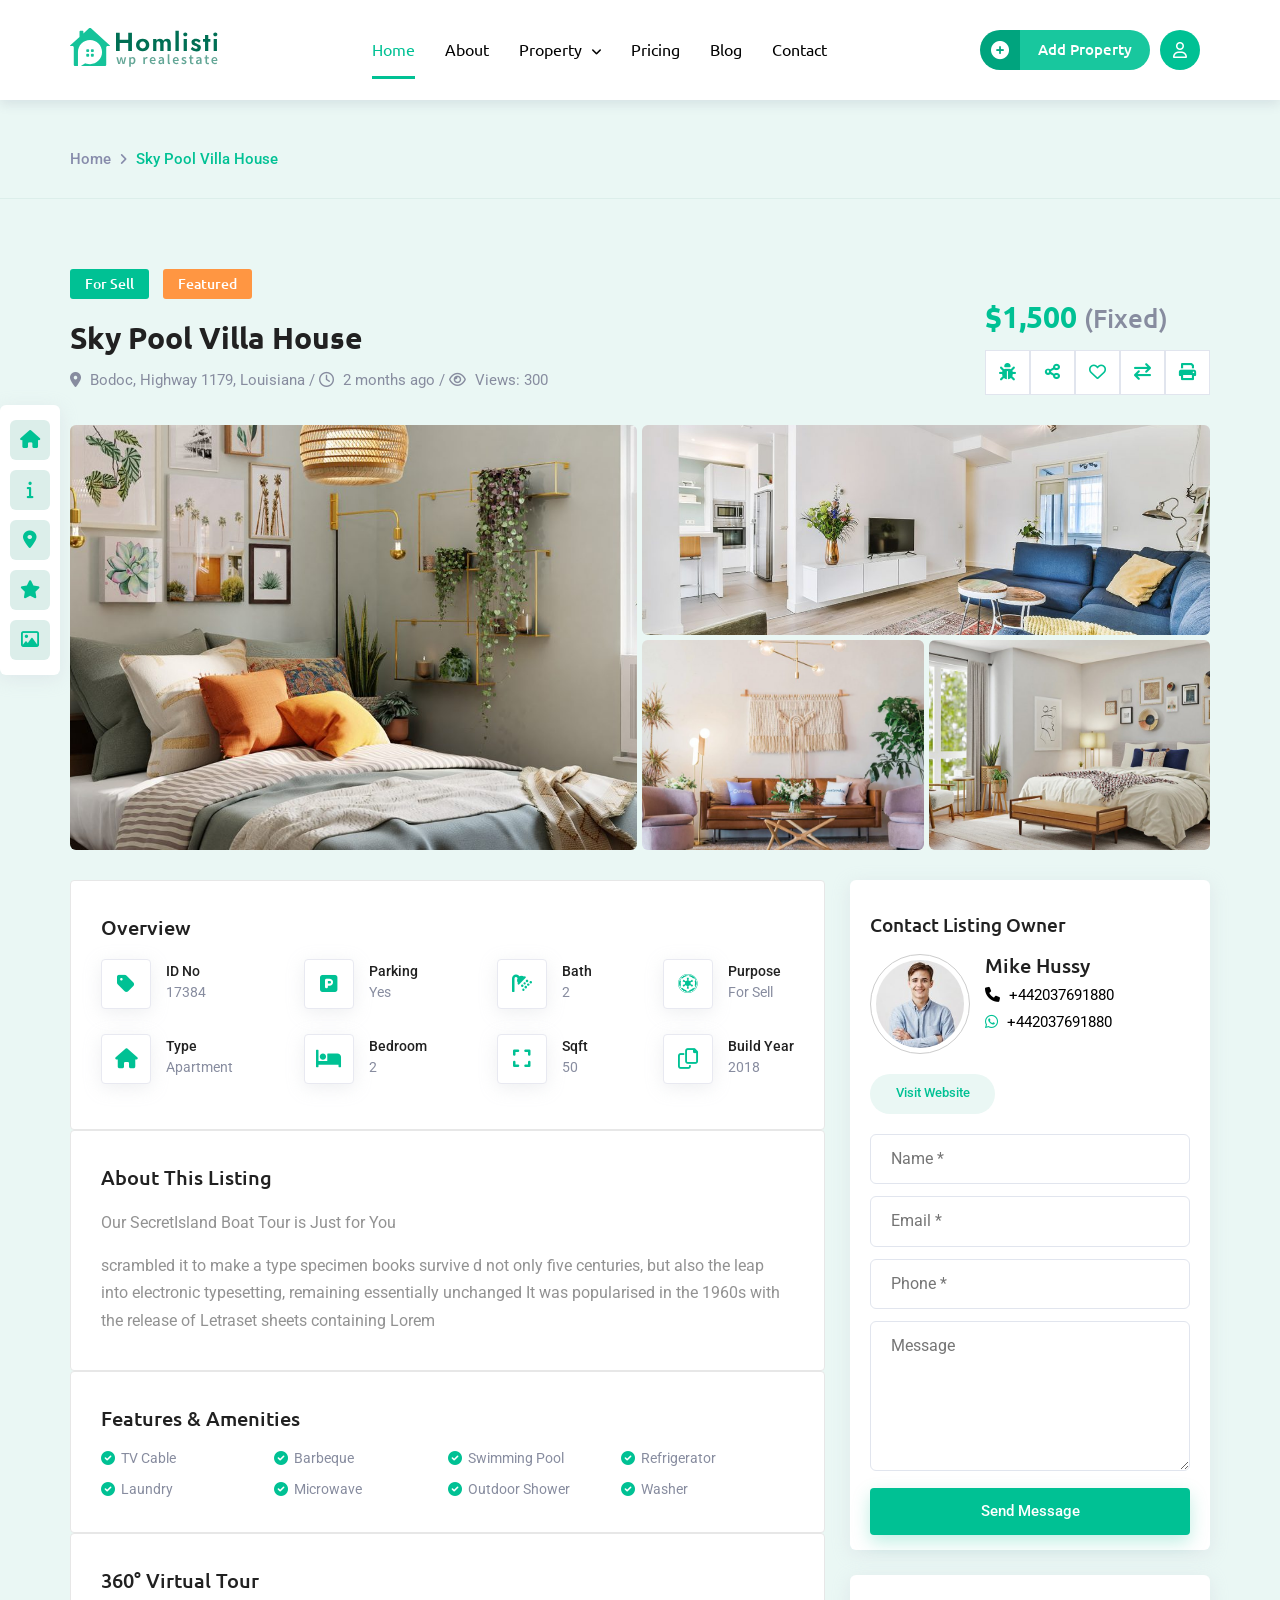
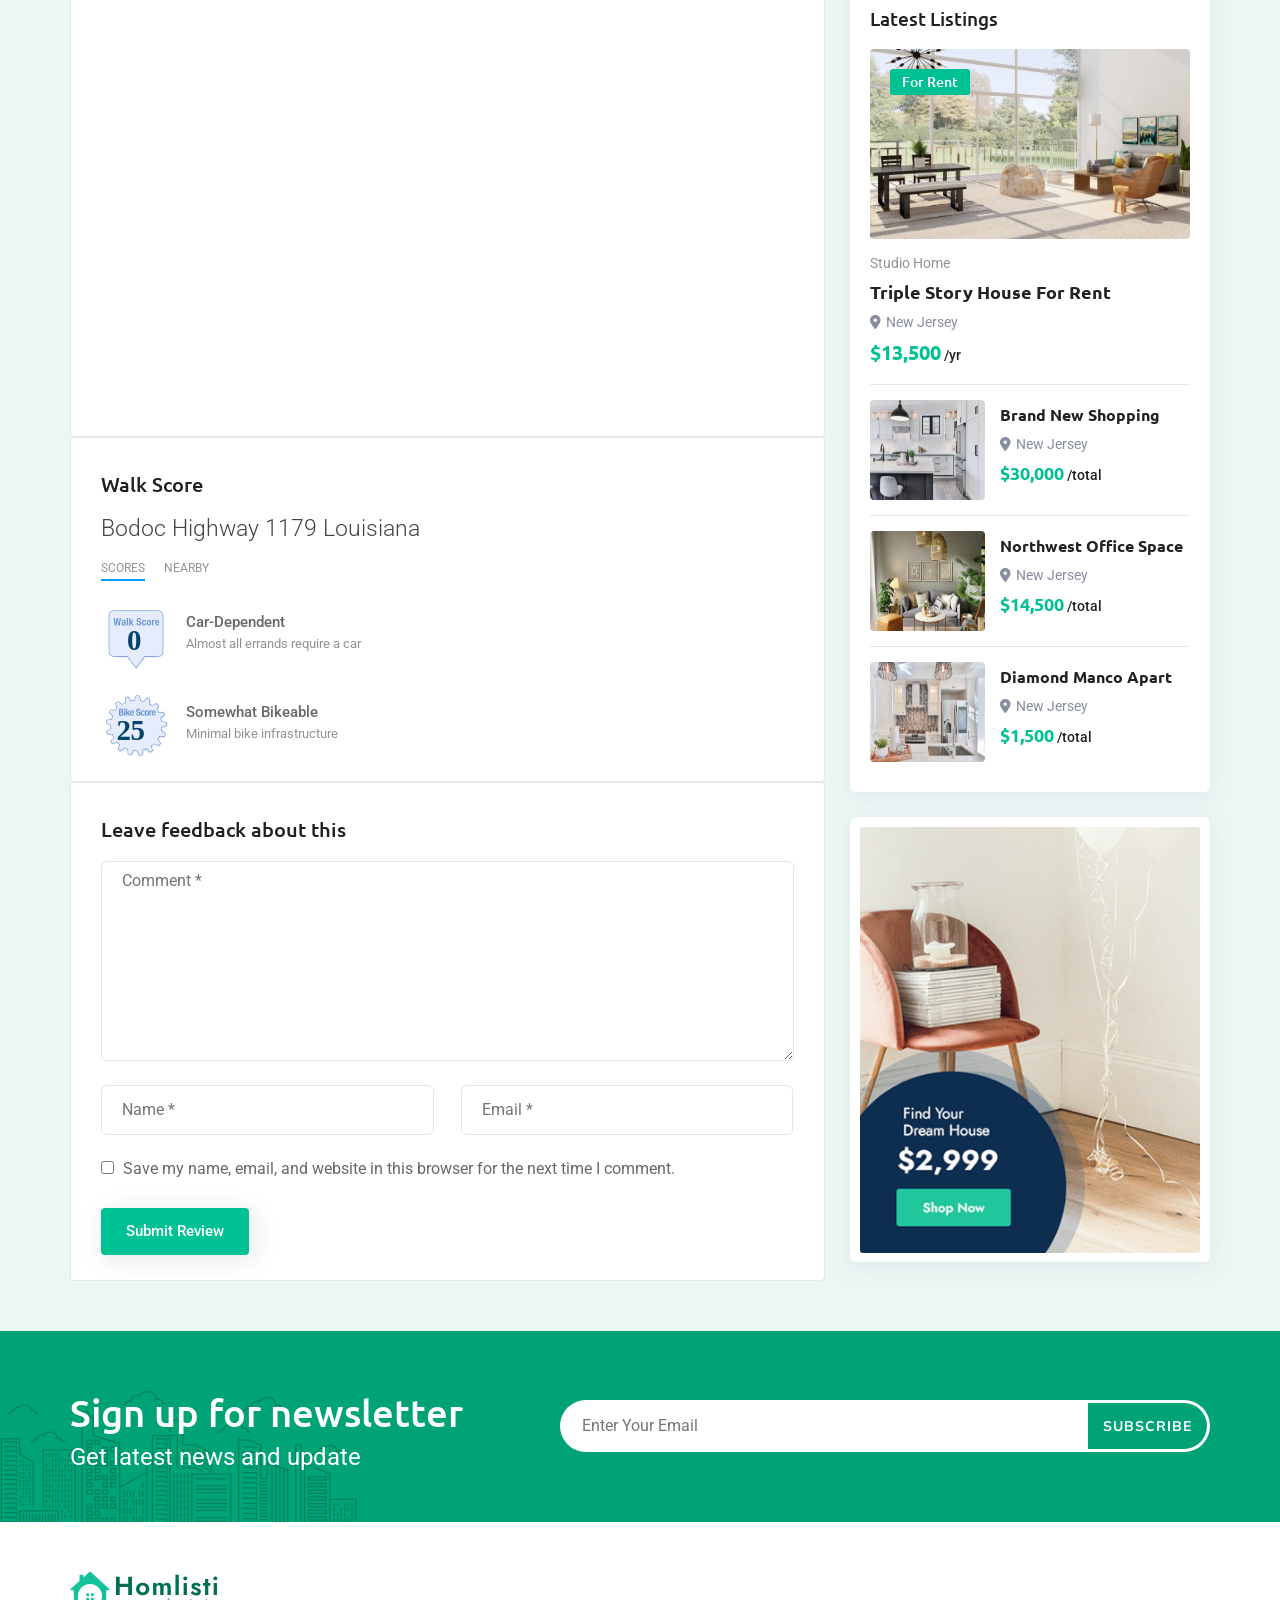
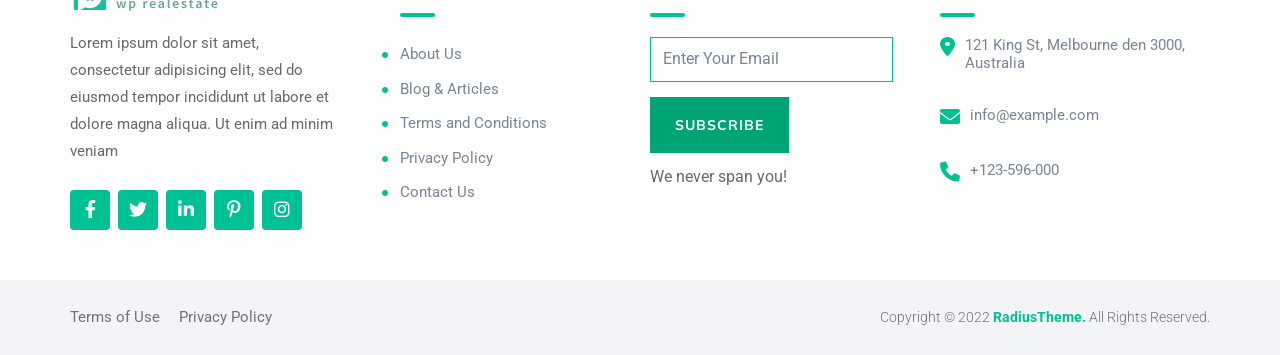
<file: html/single-property.html>
<!DOCTYPE html>
<html lang="en">

<head>
    <meta charset="UTF-8">
    <meta http-equiv="X-UA-Compatible" content="IE=edge">
    <meta name="viewport" content="width=device-width, initial-scale=1.0">
    <title>Single Property Grid</title>
    <link rel="shortcut icon" href="../images/home_hand_3-1.svg" />
    <!-- Render All Elements Normally -->
    <link rel="stylesheet" href="../css/normalize.css">
    <!-- Font Awesome Library -->
    <link rel="stylesheet" href="../css/all.min.css">
    <!-- Main Templete File -->
    <link rel="stylesheet" href="../css/homlisti.css">
    <!-- About Templete File -->
    <link rel="stylesheet" href="../css/about.css">
    <!-- Property Grid Templete File -->
    <link rel="stylesheet" href="../css/property grid.css">
    <!-- Single Property Templete File -->
    <link rel="stylesheet" href="../css/single-property.css">
    <!-- Pricing Templete File -->
    <link rel="stylesheet" href="../css/pricing.css">
    <!-- Blog Templete File -->
    <link rel="stylesheet" href="../css/blog.css">
    <!-- Contact Templete File -->
    <link rel="stylesheet" href="../css/contact.css">
    <!-- Animation Library -->
    <link rel="stylesheet" href="https://unpkg.com/aos@next/dist/aos.css" />
    <!-- Google Fonts -->
    <link rel="preconnect" href="https://fonts.googleapis.com">
    <link rel="preconnect" href="https://fonts.gstatic.com" crossorigin>
    <link href="https://fonts.googleapis.com/css2?family=Mulish:wght@300;400;500;600;700;800;900&family=Roboto:wght@300;400;500;700;900&family=Ubuntu:wght@300;400;500;700&display=swap" rel="stylesheet">
</head>

<body>
    <!-- Start Side Menu -->
    <div class="side-menu">
        <ul>
            <li><a href="#"><i class="fa-solid fa-house"></i></a></li>
            <li><a href="#"><i class="fa-solid fa-info"></i></a></li>
            <li><a href="#"><i class="fa-solid fa-location-dot"></i></a></li>
            <li><a href="#"><i class="fa-solid fa-star"></i></a></li>
            <li><a href="#"><i class="fa-regular fa-image"></i></a></li>
        </ul>
    </div>
    <!-- End Side Menu -->

    <!-- Start Sub-header -->
    <header>
        <div class="sub-header">
            <div class="container">
                <a href="../index.html" class="logo">
                    <img src="../images/logo.svg" alt="" />
                </a>
                <nav>
                    <input type="checkbox" id="bar" />
                    <ul class="links">
                        <li><a class="active" href="../index.html">Home</a></li>
                        <li><a href="about.html">About</a></li>
                        <li>
                            <a href="property grid.html">Property<i class="fa-solid fa-angle-down"></i
              ></a>
                            <!-- Start Megamenu -->
                            <div class="mega-menu">
                                <ul class="sub">
                                    <li><a href="property grid.html">Properties grid</a></li>
                                    <li>
                                        <a href="single-property.html">Single Property grid</a>
                                    </li>
                                </ul>
                            </div>
                            <!-- End Megamenu -->
                        </li>
                        <li><a href="pricing.html">Pricing</a></li>
                        <li><a href="blog.html">Blog</a></li>
                        <li><a href="contact.html">Contact</a></li>
                    </ul>
                </nav>
                <div class="header-btn">
                    <div class="prop-btn">
                        <div class="icon">
                            <i class="fa-solid fa-circle-plus"></i>
                        </div>
                        <div class="text">
                            <a href="#">Add Property</a>
                        </div>
                    </div>
                    <div class="sign-in">
                        <i class="fa-regular fa-user"></i>
                    </div>
                    <label for="bar"><i class="fa-solid fa-bars"></i></label>
                </div>
            </div>
        </div>
    </header>
    <!-- End Sub-header -->

    <!-- Start Breadcrumb -->
    <div class="breadcrumb2">
        <div class="container">
            <a href="index.html">Home</a>
            <i class="fa-solid fa-angle-right"></i>
            <span>Sky Pool Villa House</span>
        </div>
    </div>
    <!-- End Breadcrumb -->

    <!-- Start Badges -->
    <div class="badges">
        <div class="container">
            <span>For Sell</span>
            <span>Featured</span>
        </div>
    </div>
    <!-- End Badges -->

    <!-- Start Product heading -->
    <div class="product-heading">
        <div class="container">
            <div class="left-content">
                <h1>Sky Pool Villa House</h1>
                <span><i class="fa-solid fa-location-dot"></i> Bodoc, Highway 1179, Louisiana / </span>
                <span><i class="fa-regular fa-clock"></i> 2 months ago / </span>
                <span><i class="fa-regular fa-eye"></i> Views: 300</span>
            </div>
            <div class="right-content">
                <h4>$1,500 <span>(Fixed)</span></h4>
                <ul>
                    <li><a href="#"><i class="fa-solid fa-bug"></i></a></li>
                    <li><a href="#"><i class="fa-solid fa-share-nodes"></i></a></li>
                    <li><a href="#"><i class="fa-regular fa-heart"></i></a></li>
                    <li><a href="#"><i class="fa-solid fa-arrow-right-arrow-left"></i></a></li>
                    <li><a href="#"><i class="fa-solid fa-print"></i></a></li>
                </ul>
            </div>
        </div>
    </div>
    <!-- End Product heading -->

    <!-- Start Gallery -->
    <div class="gallery">
        <div class="container">
            <div class="left-box">
                <div class="image1">
                    <div class="overlay"></div>
                    <img src="../images/mike_hussy-1170x640.jpg" alt="">
                </div>
            </div>
            <div class="right-box">
                <div class="image2">
                    <div class="overlay"></div>
                    <img src="../images/mike_hussy3-1024x558.jpg" alt="">
                </div>
                <div class="images">
                    <div class="image3">
                        <div class="overlay"></div>
                        <img src="../images/mike_hussy2-1024x558.jpg" alt="">
                    </div>
                    <div class="image4">
                        <div class="overlay"></div>
                        <img src="../images/1ss-1-1024x558.jpg" alt="">
                    </div>
                </div>
            </div>
        </div>
    </div>
    <!-- End Gallery -->

    <!-- start Area -->
    <div class="area-wrap">
        <div class="container">
            <div class="left-section">
                <div class="overview">
                    <h3>Overview</h3>
                    <ul class="row">
                        <li>
                            <div class="box">
                                <a href="#"><i class="fa-solid fa-tag"></i></a>
                                <div class="srv">
                                    <span>ID No</span>
                                    <span>17384</span>
                                </div>
                            </div>
                            <div class="box">
                                <a href="#"><i class="fa-solid fa-house"></i></a>
                                <div class="srv">
                                    <span>Type</span>
                                    <span>Apartment</span>
                                </div>
                            </div>
                        </li>
                        <li>
                            <div class="box">
                                <a href="#"><i class="fa-solid fa-square-parking"></i></a>
                                <div class="srv">
                                    <span>Parking</span>
                                    <span>Yes</span>
                                </div>
                            </div>
                            <div class="box">
                                <a href="#"><i class="fa-solid fa-bed"></i></a>
                                <div class="srv">
                                    <span>Bedroom</span>
                                    <span>2</span>
                                </div>
                            </div>
                        </li>
                        <li>
                            <div class="box">
                                <a href="#"><i class="fa-solid fa-shower"></i></a>
                                <div class="srv">
                                    <span>Bath</span>
                                    <span>2</span>
                                </div>
                            </div>
                            <div class="box">
                                <a href="#"><i class="fa-solid fa-expand"></i></a>
                                <div class="srv">
                                    <span>Sqft</span>
                                    <span>50</span>
                                </div>
                            </div>
                        </li>
                        <li>
                            <div class="box">
                                <a href="#"><i class="fa-brands fa-empire"></i></a>
                                <div class="srv">
                                    <span>Purpose</span>
                                    <span>For Sell</span>
                                </div>
                            </div>
                            <div class="box">
                                <a href="#"><i class="fa-regular fa-copy"></i></a>
                                <div class="srv">
                                    <span>Build Year</span>
                                    <span>2018</span>
                                </div>
                            </div>
                        </li>
                    </ul>
                </div>
                <div class="about">
                    <h3>About This Listing</h3>
                    <p>Our SecretIsland Boat Tour is Just for You</p>
                    <p>scrambled it to make a type specimen books survive d not only five centuries, but also the leap into electronic typesetting, remaining essentially unchanged It was popularised in the 1960s with the release of Letraset sheets containing
                        Lorem</p>
                </div>
                <div class="features">
                    <h3>Features & Amenities</h3>
                    <div class="srv">
                        <span>TV Cable</span>
                        <span>Barbeque</span>
                        <span>Swimming Pool</span>
                        <span>Refrigerator</span>
                    </div>
                    <div class="srv">
                        <span>Laundry</span>
                        <span>Microwave</span>
                        <span>Outdoor Shower</span>
                        <span>Washer</span>
                    </div>
                </div>
                <div class="tour">
                    <h3>360° Virtual Tour</h3>
                    <iframe width="600" height="400" allowfullscreen style="border-style:none;" src="https://cdn.pannellum.org/2.5/pannellum.htm#config=https://pannellum.org/configs/multiresolution.json"></iframe>
                </div>
                <div class="score">
                    <h3>Walk Score</h3>
                    <div class="text">
                        <h4>Bodoc Highway 1179 Louisiana</h4>
                        <a class="active" href="#">scores</a>
                        <a href="#">nearby</a>
                    </div>
                    <div class="badge">
                        <img src="../images/0.svg" alt="">
                        <div class="info">
                            <span>Car-Dependent</span>
                            <span>Almost all errands require a car</span>
                        </div>
                    </div>
                    <div class="badge">
                        <img src="../images/25.svg" alt="">
                        <div class="info">
                            <span>Somewhat Bikeable</span>
                            <span>Minimal bike infrastructure</span>
                        </div>
                    </div>
                </div>
                <div class="feedback">
                    <h3>Leave feedback about this</h3>
                    <form action="#">
                        <textarea name="feedback" placeholder="Comment *"></textarea>
                        <input class="main-input" type="text" placeholder="Name *">
                        <input class="main-input" type="email" placeholder="Email *">
                        <input type="checkbox">
                        <label for="check">Save my name, email, and website in this browser for the next time I comment.</label>
                        <input type="submit" value="Submit Review">
                    </form>
                </div>
            </div>
            <div class="sidebar">
                <div class="side1">
                    <h3>Contact Listing Owner</h3>
                    <div class="img-box">
                        <img src="../images/mike_hussy-1-150x150.jpg" alt="">
                        <div class="info">
                            <a href="#">Mike Hussy</a>
                            <span><i class="fa-solid fa-phone"></i> +442037691880</span>
                            <span><i class="fa-brands fa-whatsapp"></i> +442037691880</span>
                        </div>
                    </div>
                    <div class="site-btn">
                        <a href="#">Visit Website</a>
                    </div>
                    <div class="form">
                        <input class="main-input2" type="text" placeholder="Name *">
                        <input class="main-input2" type="email" placeholder="Email *">
                        <input class="main-input2" type="text" placeholder="Phone *">
                        <textarea class="main-input2" name="message" placeholder="Message"></textarea>
                        <input type="submit" value="Send Message">
                    </div>
                </div>
                <div class="side2">
                    <h3>Latest Listings</h3>
                    <div class="image-item">
                        <div class="image1">
                            <img src="../images/david_lee7-400x240.jpeg" alt="">
                            <span>For Rent</span>
                        </div>
                        <div class="content">
                            <a href="#">Studio Home</a>
                            <h2>Triple Story House For Rent</h2>
                            <span><i class="fa-solid fa-location-dot"></i>New Jersey</span>
                            <div class="price">
                                <span>$13,500</span> /yr
                            </div>
                        </div>
                    </div>
                    <div class="list-item">
                        <div class="image2">
                            <img src="../images/mike_hussy5-400x240.jpg" alt="">
                        </div>
                        <div class="content">
                            <h2>Brand New Shopping</h2>
                            <span><i class="fa-solid fa-location-dot"></i>New Jersey</span>
                            <div class="price">
                                <span>$30,000</span> /total
                            </div>
                        </div>
                    </div>
                    <div class="list-item">
                        <div class="image2">
                            <img src="../images/mike_hussy7-400x240.jpg" alt="">
                        </div>
                        <div class="content">
                            <h2>Northwest Office Space</h2>
                            <span><i class="fa-solid fa-location-dot"></i>New Jersey</span>
                            <div class="price">
                                <span>$14,500</span> /total
                            </div>
                        </div>
                    </div>
                    <div class="list-item">
                        <div class="image2">
                            <img src="../images/mike_hussy8-400x240.jpg" alt="">
                        </div>
                        <div class="content">
                            <h2>Diamond Manco Apart</h2>
                            <span><i class="fa-solid fa-location-dot"></i>New Jersey</span>
                            <div class="price">
                                <span>$1,500</span> /total
                            </div>
                        </div>
                    </div>
                </div>
                <div class="side3">
                    <img src="../images/sidebar-ad.jpg" alt="">
                </div>
            </div>
        </div>
    </div>
    <!-- End Area -->

    <!-- Start Subscribe -->
    <div class="subscribe">
        <div class="container">
            <div class="content">
                <h2>Sign up for newsletter</h2>
                <h4>Get latest news and update</h4>
            </div>
            <form action="#">
                <input type="email" placeholder="Enter Your Email">
                <input type="submit" value="subscribe">
            </form>
        </div>
    </div>
    <!-- End Subscribe -->

    <!-- Start Light Footer -->
    <div class="light-footer">
        <div class="container">
            <div class="col">
                <img src="../images/logo.svg" alt="">
                <p>Lorem ipsum dolor sit amet, consectetur adipisicing elit, sed do eiusmod tempor incididunt ut labore et dolore magna aliqua. Ut enim ad minim veniam</p>
                <ul class="social-icons">
                    <li><a href="#"><i class="fa-brands fa-facebook-f"></i></a></li>
                    <li><a href="#"><i class="fa-brands fa-twitter"></i></a></li>
                    <li><a href="#"><i class="fa-brands fa-linkedin-in"></i></a></li>
                    <li><a href="#"><i class="fa-brands fa-pinterest-p"></i></a></li>
                    <li><a href="#"><i class="fa-brands fa-instagram"></i></a></li>
                </ul>
            </div>
            <div class="col">
                <h3>Quick Links</h3>
                <ul class="links">
                    <li><a href="#">About Us</a></li>
                    <li><a href="#">Blog & Articles</a></li>
                    <li><a href="#">Terms and Conditions</a></li>
                    <li><a href="#">Privacy Policy</a></li>
                    <li><a href="#">Contact Us</a></li>
                </ul>
            </div>
            <div class="col">
                <h3>Newsletter</h3>
                <input type="email" placeholder="Enter Your Email">
                <input type="submit" value="subscribe">
                <span class="title">We never span you!</span>
            </div>
            <div class="col">
                <h3>Contact</h3>
                <div class="details"><i class="fa-solid fa-location-dot"></i>
                    <span>121 King St, Melbourne den 3000, Australia</span>
                </div>
                <div class="details"><i class="fa-solid fa-envelope"></i> <span>info@example.com</span></div>
                <div class="details"><i class="fa-solid fa-phone"></i><span>+123-596-000</span></div>
            </div>
        </div>
    </div>
    <!-- End Light Footer -->

    <!-- Start Second Light Footer -->
    <div class="second-light-footer">
        <div class="container">
            <div class="policy">
                <a href="#">Terms of Use</a>
                <a href="#">Privacy Policy</a>
            </div>
            <p class="copyright">Copyright © 2022 <span>RadiusTheme.</span> All Rights Reserved.</p>
        </div>
    </div>
    <!-- End Second Light Footer -->
    <script src="https://unpkg.com/aos@next/dist/aos.js"></script>
    <script>
        AOS.init();
    </script>
</body>

</html>
</file>
<file: css/homlisti.css>
/* Start Global Rules */
*/{
  -webkit-box-sizing:border-box ;
  -moz-box-sizing: border-box;
  box-sizing:border-box ;
}
  
:root {
  --main-color:#00c194 ;
  --secondary-Color:#07c196 ;
  --main-heading:#0e2e50;
  --second-heading: #363534;
  --hover-button: #00A376;
  --main-text:#686868;
  --second-text:#929292;
  --border-color:#EAF7F4;
  --section-background:#EAF7F4;
  --section-padding: 100px;
  --main-transition: 0.5s;
}
  
body {
  font-family: 'Roboto', sans-serif;
}

html {
  scroll-behavior: smooth;
}

ul {
  list-style: none;
  margin: 0;
  padding: 0;
}

a {
  text-decoration: none;
}

.container {
  padding-left: 15px;
  padding-right: 15px;
  margin-left: auto;
  margin-right: auto;
}

/* Small */
@media (min-width: 768px) {
  .container {
    width: 750px;
  }
}

/* Medium */
@media (min-width: 992px) {
  .container {
    width: 970px;
  }
}

/* Large */
@media (min-width: 1199px) {
  .container {
    width: 1170px;
  }
}

/* Start Main Heading */
.main-heading {
  text-align: center;
}

.main-heading span {
  display: block;
  font-family: 'Ubuntu', sans-serif;
  font-weight: 500;
  font-size: 16px;
  margin: 0 0 -25px;
  color: var(--main-color);
  text-transform: uppercase;
  position: relative;
  z-index: 2;
}

.main-heading h3 {
  display: inline-block;
  font-family: 'Ubuntu', sans-serif;
  font-weight: 500;
  font-size: 90px;
  margin: 0;
  color: #dceeea;
}

.main-heading h2 {
  font-family: 'Ubuntu', sans-serif;
  font-size: 36px;
  color: var(--main-heading);
  margin: -45px 0 0;
}
/* End Main Heading */
/* End Global Rules */

/* Start Main Header */
.main-header {
  position: absolute;
  width: 100%;
  height: 100px;
  display: flex;
  align-items: center;
  z-index: 2;
}

.main-header .container {
  display: flex;
  justify-content: space-between;
  align-items: center;
  position: relative;
  gap: 25px;
}

.main-header .logo img {
  width: 100%;
}

.main-header nav input {
  display: none;
}

.main-header nav .links {
  display: flex;
  justify-content: center;
  align-items: center;
  transition: var(--main-transition);
}

.main-header nav .links > li {
  padding: 15px;
}

.main-header nav .links > li:hover .mega-menu {
  opacity: 1;
  z-index: 2;
}

.main-header nav .links > li > a {
  color: black;
  font-family: 'Ubuntu', sans-serif;
  position: relative;
  transition: var(--main-transition);
}

.main-header nav .links > li > a::before {
  content: '';
  position: absolute;
  bottom: -20px;
  left: 0;
  width: 100%;
  height: 3px;
  background-color: var(--main-color);
  opacity: 0;
  transition: var(--main-transition);
}

.main-header nav .links > li > a.active::before {
  opacity: 1;
}

.main-header nav .links > li > a:hover::before {
  opacity: 1;
}

.main-header nav .links > li > a.active {
  color: var(--main-color);
}

.main-header nav .links > li:hover > a,
.main-header nav .links > li:hover .fa-angle-down {
  color: var(--main-color);
}

.main-header nav .links > li > a .fa-angle-down {
  margin-left: 10px;
  font-size: 12px;
}

/* megamenu */
.main-header nav .mega-menu {
  position: absolute;
  top: calc(100% + 5px);
  width: 17%;
  background-color: white;
  box-shadow: 0 1px 3px 0 rgb(0 0 0 / 30%);
  border-radius: 4px;
  opacity: 0;
  z-index: -1;
  transition: var(--main-transition);
}

.main-header nav .mega-menu .sub {
  display: flex;
  align-items: flex-start;
  flex-direction: column;
}

.main-header nav .mega-menu .sub li {
  padding: 15px 30px 15px 20px;
  position: relative;
  overflow: hidden;
}

.main-header nav .mega-menu .sub li::before {
  font-family: 'font awesome 6 free';
  font-weight: 900;
  content: '\f105';
  position: absolute;
  left: -8px;
  top: 15px;
  font-size: 14px;
  color: var(--main-color);
  transition: 0.3s;
}

.main-header nav .mega-menu .sub li:hover::before {
  left: 15px;
}

.main-header nav .mega-menu .sub li:hover a {
  color: var(--main-color);
  padding-left: 10px;
}

.main-header nav .mega-menu .sub li a {
  display: block;
  font-size: 15px;
  font-family: 'Ubuntu', sans-serif;
  color: black;
  transition: var(--main-transition);
}

.main-header .header-btn {
  display: flex;
  align-items: center;
  gap: 10px;
}

.main-header .prop-btn {
  display: flex;
  align-items: center;
  justify-content: center;
  cursor: pointer;
}

.main-header .prop-btn:hover .text::before {
  width: 100%;
  left: 0;
}

.main-header .prop-btn:hover .icon {
  background-color: #40C2A4;
}

.main-header .prop-btn:hover .fa-circle-plus {
  transform: rotate(360deg);
}

.main-header .prop-btn .text {
  width: 130px;
  height: 40px;
  opacity: 0.9;
  background-color: var(--main-color);
  display: flex;
  align-items: center;
  justify-content: center;
  border-top-right-radius: 30px;
  border-bottom-right-radius: 30px;
  position: relative;
  overflow: hidden;
}

.main-header .prop-btn .text::before {
  content: '';
  position: absolute;
  bottom: 0;
  right: 0;
  width: 0;
  background-color:#00a47e;
  height: 100%;
  border: none;
  z-index: -1;
  transition: 0.3s;
}

.main-header .prop-btn a {
  color: white;
  font-family: 'Ubuntu', sans-serif;
  font-size: 15px;
  font-weight: 500;
}

.main-header .prop-btn .icon {
  background-color: #00a47e;
  width: 40px;
  height: 40px;
  display: flex;
  align-items: center;
  justify-content: center;
  border-top-left-radius: 30px;
  border-bottom-left-radius: 30px;
  transition: 0.3s;
}

.main-header .prop-btn .fa-circle-plus {
  color: white;
  font-size: 18px;
  cursor: pointer;
  transition: 0.3s;
}

.main-header .sign-in {
  width: 40px;
  height: 40px;
  background-color: var(--main-color);
  display: flex;
  justify-content: center;
  align-items: center;
  border-radius: 50%;
  cursor: pointer;
  overflow: hidden;
}

.main-header .sign-in .fa-user {
  font-size: 16px;
  color: white;
  transition: var(--main-transition);
}

.main-header .sign-in:hover .fa-user {
  animation: move-up 0.3s;
}

.main-header .fa-bars {
  font-size: 25px;
  color: var(--main-color);
  cursor: pointer;
}

#bar:checked + ul {
  flex-direction: column;
  position: absolute;
  left: 0;
  top: calc(100% + 19px);
  width: 100%;
  background-color: white;
  border-bottom: 2px solid var(--main-color);
  box-shadow: 0 5px 10px 0 rgb(87 101 128 / 12%);
  display: block;
  text-align: left;
  padding-left: 15px;
}
/* End Main Header */

/* Start Landing */
.landing {
  position: relative;
  height: 130vh;
  background-color: var(--section-background);
  overflow: hidden;
}

.landing .sh1 {
  position: absolute;
  top: 20px;
  left: -45px;
  width: 100px;
  animation: anim1 8s infinite;
}

.landing .sh2 {
  position: absolute;
  bottom: 0px;
  left: 15px;
}

.landing .sh3 {
  position: absolute;
  top: 60%;
  left: 50%;
  transform: translate(-50%, -50%);
  animation: anim3 6s infinite;
}

.landing .sh4 {
  position: absolute;
  top: 40%;
  left: 25%;
  transform: rotate(-10deg);
  animation: anim4 8s infinite;
}

.landing .sh5 {
  position: absolute;
  top: 35%;
  left: 60%;
  animation: anim5 10s infinite;
}

.landing .sh6 {
  position: absolute;
  top: -40%;
  left: 30%;
  width: 80%;
  z-index: 1;
}

.landing .search-section {
  position: absolute;
  width: 700px;
  top: 30%;
  left: 8%;
  z-index: 1;
}

.landing .search-section .content {
  width: 450px;
}

.landing .search-section .content h3 {
  font-family: 'Ubuntu', sans-serif;
  font-size: 60px;
  margin: 0;
  color: #dceeea;
}

.landing .search-section .content h1 {
  font-family: 'Ubuntu', sans-serif;
  font-size: 36px;
  color: var(--main-heading);
  margin: -20px 0 0;
}

.landing .search-section .choose {
  margin-top: 50px;
}

.landing .search-section .choose a {
  margin-right: 5px;
  background-color: white;
  padding: 10px 20px;
  border-radius: 5px;
  color: black;
  font-weight: 500;
  font-size: 16px;
  letter-spacing: 0.5px;
  box-shadow: 0 5px 10px 0 rgb(87 101 128 / 12%);
  transition: var(--main-transition);
}

.landing .search-section .choose a.active {
  background-color: var(--main-color);
  color: white;
}

.landing .search-section .choose a:hover {
  background-color: var(--main-color);
  color: white;
}

.landing .search-box {
  margin-top: 15px;
  display: flex;
  align-items: center;
  flex-wrap: wrap;
  width: 700px;
  position: relative;
}

.landing .search-box .text-input {
  width: 270px;
  height: 55px;
  padding: 15px;
  background-color: white;
  border-width: 1px;
  border-style: solid;
  border-color:#f0f0f0 transparent #f0f0f0 #f0f0f0;
  border-top-left-radius: 4px;
  border-bottom-left-radius: 4px;
  color: #878c9f;
  outline: none;
  caret-color:#878c9f;
}

.landing .search-box .text-input::placeholder {
  color: #878c9f;
}
/* ----------------------------------------------------------------- */
.landing .search-box .location {
  width: 270px;
  height: 55px;
  background-color: white;
  display: flex;
  justify-content: space-between;
  align-items: center;
  border-width: 1px;
  border-style: solid;
  border-color:#f0f0f0 transparent #f0f0f0 transparent;
  cursor: pointer;
  padding: 15px;
  position: relative;
}

.landing .search-box .location input {
  display: none;
}

#menu:checked + .city-menu {
  opacity: 1;
  z-index: 1;
  top: 60px;
}

.landing .search-box .location a {
  border-left: 1px solid #D8EDE8;
  padding-left: 10px;
  color: #878c9f;
}

.landing .search-box .location .fa-caret-down {
  color: var(--main-color);
}

.landing .location .city-menu {
  position: absolute;
  top: 50px;
  left: 15px;
  width: calc(100% - 13px);
  height: auto;
  border-radius: 2px;
  background-color: white;
  box-shadow: 0 5px 10px 0 rgb(87 101 128 / 12%);
  border: 1px solid #ccc;
  opacity: 0;
  z-index: -1;
  transition: var(--main-transition);
}

.landing .location .city-menu span {
  display: block;
  padding: 15px;
  margin-bottom: 5px;
  color: #878c9f;
  font-style: 15px;
  cursor: pointer;
  transition: var(--main-transition);
}

.landing .location .city-menu span.active {
  color: white;
  background-color: var(--main-color);
}

.landing .location .city-menu span:hover {
  color: white;
  background-color: var(--main-color);
}
/* ----------------------------------------------------------------- */
.landing .search-box .buttons {
  width: 160px;
  height: 55px;
  padding-right: 5px;
  display: flex;
  align-items: center;
  gap: 10px;
  background-color: white;
  border-top-right-radius: 6px;
  border-bottom-right-radius: 6px;
  border-width: 1px;
  border-style: solid;
  border-color:#f0f0f0 transparent #f0f0f0 #D8EDE8;
}

.landing .buttons .filter-icon {
  width: 50px;
  height: 50px;
  display: flex;
  justify-content: center;
  align-items: center;
  border-radius: 4px;
}

#filter {
  display: none;
}

#filter:checked + .filter-menu {
  opacity: 1;
  z-index: 1;
  top: 70px;
}

.landing .buttons .filter-icon .fa-sliders-h {
  display: flex;
  justify-content: center;
  align-items: center;
  color: var(--main-color);
  font-size: 18px;
  cursor: pointer;
}

.landing .filter-icon .filter-menu {
  position: absolute;
  top: 120px;
  left: 0;
  background-color: white;
  width: 100%;
  box-shadow: 0 5px 10px 0 rgb(87 101 128 / 12%);
  border-radius: 4px;
  padding: 30px 25px;
  opacity: 0;
  z-index: -1;
  transition: var(--main-transition);
}

.landing .filter-icon .filter-menu .box {
  display: grid;
  grid-template-columns: repeat(auto-fill, minmax(150px, 1fr));
  gap: 10px;
}

.landing .filter-icon-menu .box .srv {
  margin-bottom: 15px;
  display: flex;
  align-items: center;
}

.landing .filter-menu .box .srv:hover label {
  color: var(--main-color);
}

.landing .filter-menu .box .srv:hover input[type="checkbox"] {
  border-color: var(--main-color);
}

.landing .filter-menu .box .srv label {
  color: #878c9f;
  font-size: 14px;
  cursor: pointer;
  transition: var(--main-transition);
}

.landing .filter-menu .box .srv input[type="checkbox"] {
  appearance: none;
  width: 18px;
  height: 18px;
  background-color: white;
  border: 2px solid  #ccc;
  border-radius: 4px;
  cursor: pointer;
  outline: none;
  font-size: 13px;
  margin: 5px 5px 0 0;
  position: relative;
  transform: translateY(15%);
  transition: var(--main-transition);
}

.landing .filter-menu .box .srv input[type="checkbox"]::after {
  font-family: 'font awesome 6 free';
  font-weight: 900;
  content: '\f00c';
  position: absolute;
  color: white;
  display: none;
}

.landing .filter-menu .box .srv input[type="checkbox"]:checked {
  background-color: var(--main-color);
  border-color: var(--main-color);
  text-align: center;
  display: inline-flex;
  justify-content: center;
  align-items: center;
}

.landing .filter-menu .box .srv input[type="checkbox"]:checked::after {
  display: block;
}

.landing .filter-menu .box .button {
  margin-top: 30px;
  border: 1px solid var(--border-color);
  padding: 15px 20px;
  display: flex;
  justify-content: space-between;
  align-items: center;
  cursor: pointer;
}

.landing .filter-menu .box .button a {
  color: #878c9f;
  font-size: 15px;
}

.landing .filter-menu .box .button .fa-caret-down {
  color: var(--main-color);
}

.landing .filter-menu .range {
  margin-top: 15px;
}

.landing .filter-menu .range .text,
.landing .filter-menu .range .price {
  display: flex;
  justify-content:space-between;
  align-items: center;
}

.landing .filter-menu .range p {
  color: var(--main-text);
  font-size: 14px;
}

.landing .filter-menu .range p {
  color: var(--main-text);
  font-size: 14px;
}

.landing .filter-menu .range .number {
  color: var(--main-color);
  font-size: 14px;
  font-weight: 500;
}

.landing .filter-menu .range .line {
  display: inline-block;
  width: 100%;
  height: 6px;
  background-color: var(--main-color);
  position: relative;
}

.landing .filter-menu .range .line::before,
.landing .filter-menu .range .line::after {
  content: '';
  position: absolute;
  top: -8px;
  width: 14px;
  height: 14px;
  background-color: var(--main-color);
  border: 3px solid white;
  border-radius: 50%;
  box-shadow: 1px 3px 7px 0 rgb(87 101 128 / 40%);
  cursor: pointer;
}

.landing .filter-menu .range .line::before{
  left: -2px;
}

.landing .filter-menu .range .line::after{
  right: -2px;
}

.landing .search-box .buttons .icon-search {
  background-color: var(--main-color);
  width: 100px;
  height: 43px;
  display: flex;
  justify-content: center;
  align-items: center;
  border-bottom-right-radius: 4px;
  border-top-right-radius: 4px;
  cursor: pointer;
  transition: var(--main-transition);
}

.landing .search-box .buttons .icon-search:hover {
  background-color: var(--hover-button);
}

.landing .search-box .buttons .icon-search a {
  font-family: 'Mulish', sans-serif;
  font-size: 13px;
  font-weight: 800;
  text-transform: uppercase;
  letter-spacing: 1px;
  color: white;
}

.landing .search-box .buttons .icon-search .fa-magnifying-glass {
  margin-left: 5px;
}

.landing .search-section .title {
  position: relative;
  width: 500px;
}

.landing .search-section .title p {
  color: #70778a;
  font-family: 'Ubuntu', sans-serif;
  font-weight: 500;
  font-size: 20px;
}

.landing .search-section .title p span {
  color: var(--main-heading);
}

.landing .search-section .title img {
  position: absolute;
  bottom: -20px;
  left: 38%;
  transform: translateX(-50%);
}
/* End Landing */

/* Start Features */
.start-features {
  padding-top: var(--section-padding);
  padding-bottom: var(--section-padding);
}

.start-features .container {
  margin-top: 70px;
  display: grid;
  grid-template-columns: repeat(auto-fill, minmax(300px, 1fr));
  gap: 20px;
}

.start-features .card {
  border: 1px solid var(--border-color);
  border-radius: 4px;
  box-shadow: 0px 20px 50px 0px rgb(0 0 0 / 0%);
  transition: var(--main-transition);
}

.start-features .card:hover {
  box-shadow: 0 4px 18px 0 rgb(194 200 213 / 80%);
}

.start-features .card:hover .overlay{
  background-color: rgb(0, 0, 0, 0.3);
}

.start-features .card:hover .arrows,
.start-features .card:hover .fav-icons {
  opacity: 1;
  z-index: 1;
}

.start-features .card:hover .fav-icons {
  bottom: 25px;
}

.start-features .image-box {
  background-size: cover;
  background-repeat: no-repeat;
  background-position: center center;
  width: 100%;
  height: 240px;
  padding: 30px 0 0 20px;
  border-top-left-radius: 4px;
  border-top-right-radius: 4px;
  position: relative;
}

.start-features .image-box.one {
  background-image: url('../images/david_lee7-400x240.jpeg');
}

.start-features .image-box.two {
  background-image: url('../images/david_lee4-400x240.jpeg');
}

.start-features .image-box.three {
  background-image: url('../images/david_lee6-400x240.jpeg');
}
.start-features .image-box.four {
  background-image: url('../images/david_lee9-400x240.jpeg');
}
.start-features .image-box.five {
  background-image: url('../images/david_lee4-400x240.jpeg');
}
.start-features .image-box.six {
  background-image: url('../images/david_lee5-400x240.jpeg');
}

.start-features .image-box .overlay {
  position: absolute;
  width: 100%;
  height: 100%;
  top: 0;
  left: 0;
  background-color: black;
  border-top-left-radius: 4px;
  border-top-right-radius: 4px;
  opacity: 0.2;
  transition: var(--main-transition);
}

.start-features .image-box .rent {
  background-color: var(--main-color);
  color: white;
  font-family: 'Ubuntu', sans-serif;
  font-weight: 500;
  font-size: 14px;
  padding: 5px 12px;
  border-radius: 5px;
  position: relative;
}

.start-features .image-box .feat,
.start-features .image-box .bump,
.start-features .image-box .top {
  background-color: #FF9642;
  position: absolute;
  right: 20px;
  color: white;
  font-family: 'Ubuntu', sans-serif;
  font-weight: 500;
  font-size: 13px;
  padding: 3px 6px;
  border-radius: 3px;
}

.start-features .image-box .bump {
  background-color: #DC3545;
}

.start-features .image-box .top {
  background-color: #17A2B8;
}

.start-features .image-box .arrows {
  position: absolute;
  top: 50%;
  transform: translateY(-50%);
  width: 40px;
  height: 40px;
  background-color: white;
  display: flex;
  justify-content: center;
  align-items: center;
  color: var(--main-color);
  border-radius: 50%;
  cursor: pointer;
  opacity: 0;
  z-index: -1;
  transition: var(--main-transition);
}

.start-features .image-box .fa-angle-left {
  left: 10px;
}

.start-features .image-box .fa-angle-right {
  right: 10px;
}

.start-features .image-box .price {
  position: absolute;
  bottom: 0;
  left: 35px;
  color: white;
  font-family: 'Ubuntu', sans-serif;
  font-weight: 600;
  font-size: 24px;
}

.start-features .image-box .price span {
  color: #ccc;
  font-family: 'Ubuntu', sans-serif;
  font-weight: 500;
  font-size: 20px;
}

.start-features .image-box .fav-icons {
  position: absolute;
  bottom: 0;
  right: 35px;
  display: flex;
  align-items: center;
  gap: 5px;
  transition: var(--main-transition);
  opacity: 0;
  z-index: -1;
}

.start-features .fav-icons a {
  width: 35px;
  height: 35px;
  background: rgba(0, 0, 0, .5);
  color: white;
  display: flex;
  justify-content: center;
  align-items: center;
  font-size: 18px;
  border-radius: 3px;
  transition: var(--main-transition);
  overflow: hidden;
}

.start-features .fav-icons a:hover {
  background-color: white;
  color: var(--main-color);
}

.start-features .fav-icons a:hover .fa-heart,
.start-features .fav-icons a:hover .fa-arrow-right-arrow-left{
  animation: move-up-down 0.3s;
}

.start-features .info {
  margin: 30px 20px;
}

.start-features .info a {
  font-size: 18px;
  font-weight: 600;
  color: var(--main-color);
}

.start-features .info h2 {
  font-family: 'Ubuntu', sans-serif;
  font-weight: 500;
  font-size: 22px;
  cursor: pointer;
  transition: var(--main-transition);
}

.start-features .info h2:hover {
  color: var(--main-color);
}

.start-features .info span {
  font-size: 14px;
  color: var(--second-text);
  display: block;
  margin: 30px 0 0;
}

.start-features .info span .fa-location-dot{
  margin-right: 10px;
}

.start-features .info .room span {
  display: inline-block;
  padding-right: 10px;
  font-weight: 500;
  color: var(--main-text);
}

.start-features .info .room i {
  margin-right: 10px;
  color: var(--main-color);
  font-size: 18px;
}

.start-features .view-btn {
  width: 200px;
  height: 50px;
  background-color: #dceeea;
  display: flex;
  justify-content: center;
  align-items: center;
  border-radius: 4px;
  text-align: center;
  margin: 35px auto;
  cursor: pointer;
  position: relative;
  transition: var(--main-transition);
}

.start-features .view-btn::before {
  content: '';
  position: absolute;
  top: 0;
  right: 0;
  width: 0;
  height: 100%;
  background-color: var(--main-color);
  border-radius: 4px;
  transition: 0.3s;
}

.start-features .view-btn:hover::before {
  left: 0;
  width: 100%;
}

.start-features .view-btn a {
  display: block;
  color: var(--main-color);
  font-weight: 500;
  font-size: 15px;
  transition: var(--main-transition);
}

.start-features .view-btn:hover a {
  color: white;
  z-index: 1;
}
/* End Features */

/* Start About Us */
.about-us {
  padding-top: var(--section-padding);
  padding-bottom: calc(var(--section-padding) - 20px);
  position: relative;
  background-color: var(--section-background);
  overflow: hidden;
}

.about-us .im1 {
  position: absolute;
  bottom: 0;
  right: 50px;
}
.about-us .im2 {
  position: absolute;
  bottom: 80px;
  left: 0;
}
.about-us .im3 {
  position: absolute;
  bottom: 30px;
  left: 40px;
}
.about-us .im4 {
  position: absolute;
  top: 100px;
  left: 35%;
  animation: im4 5s infinite;
}

.about-us .container {
  display: flex;
  justify-content: space-between;
  gap: 70px;
  position: relative;
  z-index: 1;
}

.about-us .article-section .heading span {
  display: block;
  font-family: 'Ubuntu', sans-serif;
  font-weight: 500;
  font-size: 16px;
  margin: 0 0 -50px;
  color: var(--main-color);
  text-transform: uppercase;
  position: relative;
  z-index: 1;
}

.about-us .article-section .heading h3 {
  display: inline-block;
  font-family: 'Ubuntu', sans-serif;
  font-weight: 500;
  font-size: 100px;
  margin: 0;
  color: #dceeea;
}

.about-us .article-section .heading h2 {
  font-family: 'Ubuntu', sans-serif;
  font-size: 36px;
  color: var(--main-heading);
  margin: -45px 0 0;
}

.about-us .article-section p {
  color: #70778a;
  line-height: 1.9;
}

.about-us .article-two {
  margin-top: 60px;
}

.about-us .article-two .widget-wrap {
  display: flex;
  justify-content: space-between;
  align-items: center;
}

.about-us .article-two .widget-wrap .counter {
  display: flex;
  justify-content: space-between;
  align-items: center;
  gap: 20px;
}

.about-us .article-two .counter .number {
  text-align: left;
}

.about-us .article-two .counter .number h3 {
  margin: 0 0 5px;
  color: var(--main-heading);
  font-family: 'Ubuntu', sans-serif;
  font-weight: 600;
  font-size: 36px;
}

.about-us .article-two .counter.one {
  border-right: 2px solid #B9E6DB;
  padding-right: 25px;
}

.about-us .article-two .counter .number span {
  color: var(--main-text);
}

.about-us .article-two .contact-btn  {
  width: 170px;
  height: 50px;
  background-color: var(--main-color);
  display: flex;
  justify-content: center;
  align-items: center;
  border-radius: 4px;
  cursor: pointer;
  position: relative;
  transition: var(--main-transition);
}

.about-us .article-two .contact-btn::before {
  content: '';
  position: absolute;
  top: 0;
  right: 0;
  width: 0;
  height: 100%;
  background-color: var(--hover-button);
  border-radius: 4px;
  transition: 0.3s;
}

.about-us .article-two .contact-btn:hover::before {
  left: 0;
  width: 100%;
}

.about-us .article-two .contact-btn a {
  display: block;
  color: white;
  font-weight: 500;
  font-size: 15px;
  transition: var(--main-transition);
}

.about-us .article-two .contact-btn:hover a {
  color: white;
  z-index: 1;
}
/* ُEnd About Us */

/* Start Property Type */
.property-type {
  padding-top: var(--section-padding);
  padding-bottom: var(--section-padding);
  background-color: var(--main-heading);
  overflow: hidden;
}

.property-type .heading span {
  display: block;
  font-family: 'Ubuntu', sans-serif;
  font-weight: 500;
  font-size: 16px;
  margin: 0 0 -50px;
  color: var(--main-color);
  text-transform: uppercase;
  position: relative;
  z-index: 1;
}

.property-type .heading h3 {
  display: inline-block;
  font-family: 'Ubuntu', sans-serif;
  font-weight: 500;
  font-size: 100px;
  margin: 0;
  color: #dceeea;
  opacity: 0.3;
}

.property-type .heading h2 {
  font-family: 'Ubuntu', sans-serif;
  font-size: 36px;
  color: white;
  margin: -45px 0 0;
}

.property-type .category {
  margin-top: 50px;
  display: grid;
  grid-template-columns: repeat(auto-fill, minmax(200px, 1fr));
  gap: 20px;
}

.property-type .category .box {
  width: 215px;
  height: 230px;
  background-color: white;
  border-radius: 10px;
  display: flex;
  justify-content: center;
  align-items: center;
  flex-direction: column;
  gap: 20px;
  position: relative;
  overflow: hidden;
  z-index: 1;
}

.property-type .category .box::before,
.property-type .category .box::after {
  content: '';
  position: absolute;
  bottom: -50px;
  right: -50px;
  transform: translateX(-50%);
  background-color: var(--main-color);
  border-radius: 50%;
  width: 50px;
  height: 50px;
  opacity: 0.7;
  transition: 0.6s ease-in-out;
  z-index: -1;
}

.property-type .category .box:hover::before,
.property-type .category .box:hover::after {
  top: -50px;
  left: -50px;
  transform: scale(30);
}

.property-type .category .box:hover::after {
  transition-delay: 0.2s;
}

.property-type .category .box .image {
  overflow: hidden;
}

.property-type .category .box:hover img {
  animation: get-up 0.6s cubic-bezier(0, 0, 0.26, 0.94) forwards;
  filter: brightness(0) invert(1);
}

.property-type .category .box a {
  display: block;
  font-family: 'Ubuntu', sans-serif;
  font-weight: 500;
  font-size: 20px;
  color: black;
  transition: var(--main-transition);
}

.property-type .category .box span {
  display: block;
  color: var(--second-text);
  font-size: 16px;
  transition: var(--main-transition);
}

.property-type .category .box:hover a,
.property-type .category .box:hover span {
  color: white;
}
/* End Property Type */

/* Start Location */
.location {
  padding-top: var(--section-padding);
  padding-bottom: var(--section-padding);
}
.location .container {
  margin: 50px auto;
}

.location .areas.first {
  display: flex;
  align-items: center;
  gap: 20px 20px;
}

.location .areas.first .box {
  width: 380px;
  height: 270px;
  border-radius: 8px;
  position: relative;
  overflow: hidden;
}

.location .areas .box:hover img {
  transform: scale(1.06);
  filter: brightness(0.8) invert(0);
}

.location .areas .box img {
  border-radius: 8px;
  background-color: black;
  filter: brightness(0.5) invert(0);
  transition: var(--main-transition);
}

.location .areas .box .content {
  position: absolute;
  bottom: 30px;
  left: 30px;
}

.location .box a {
  color: white;
  font-family: 'Ubuntu', sans-serif;
  font-weight: 500;
  font-size: 22px;
  transition: var(--main-transition);
  z-index: 1;
}

.location .box a:hover {
  color: var(--main-color);
}

.location .box .loc-btn {
  display: block;
  width: 120px;
  height: 30px;
  margin-top: 15px;
  color: white;
  font-size: 15px;
  border: 2px solid var(--main-color);
  border-radius: 50px;
  display: flex;
  justify-content: center;
  align-items: center;
  transition: 0.3s ease-in-out; 
  z-index: 2;
  overflow: hidden;
}

.location .box:hover .loc-btn {
  background-color: var(--main-color);
}

.location .box .loc-btn span {
  z-index: 1;
}

.location .box:hover .loc-btn span{
  animation: topbottom 0.2s cubic-bezier(0, 0, 0.26, 0.94) forwards;
}

.location .areas.second {
  display: flex;
  align-items: center;
  gap: 15px;
  margin-top: 20px;
}

.location .areas.second .box {
  border-radius: 8px;
  position: relative;
  overflow: hidden;
}

.location .areas.second .box.four {
  width: 370px;
  height: 270px;
}

.location .areas.second .box.five {
  max-width: 100%;
  height: 270px;
}

.location .areas.second .box.five {
  flex: 1;
}
/* End Location */

/* Start Video */
.video {
  padding-top: var(--section-padding);
  padding-bottom: var(--section-padding);
  background-image: url('../images/promo-bg-1.jpg');
  background-size: cover;
  background-position: center center;
  background-repeat: no-repeat;
  background-attachment: fixed;
  position: relative;
}

.video .overlay {
  position: absolute;
  width: 100%;
  height: 100%;
  top: 0;
  left: 0;
  background-color: rgb(0, 0, 0, 0.1);
}

.video .container {
  display: flex;
  justify-content: space-between;
  align-items: center;
  gap: 20px;
  position: relative;
}

.video .tour-card {
  width: 470px;
  height: 270px;
  padding: 50px 40px 0 40px;
  background-color: white;
}

.video .tour-card .pin {
  font-family: 'Ubuntu', sans-serif;
  font-weight: 500;
  font-size: 16px;
  color: var(--main-color);
  text-transform: uppercase;
  margin-left: 15px;
  position: relative;
}

.video .tour-card .pin::before{
  content: '';
  position: absolute;
  width: 8px;
  height: 8px;
  top: 50%;
  left: -15px;
  transform: translateY(-50%);
  background-color: var(--main-color);
  border: none;
  border-radius: 50%;
}

.video .tour-card h2 {
  font-family: 'Ubuntu', sans-serif;
  font-weight: 600;
  font-size: 28px;
  line-height: 1.4;
  color: black;
  margin: 20px 0 25px;
}

.video .tour-card .video-inner {
  display: flex;
  align-items: center;
  margin-left: 15px;
}

.video .video-inner .popup {
  margin-right: 30px;
  width: 50px;
  height: 50px;
  background-color: var(--main-color);
  border: none;
  border-radius: 50%;
  color: white;
  font-size: 14px;
  display: flex;
  justify-content: center;
  align-items: center;
  position: relative;
  transition: var(--main-transition);
  animation: bounce 1s linear infinite;
}

.video .video-inner .popup:hover {
  background-color: var(--hover-button);
}

.video .video-inner .popup .fa-play {
  margin-left: 2px;
}

.video .video-inner .play {
  position: absolute;
  width: 52px;
  height: 52px;
  top: 0;
  left: 0;
  border-radius: 50%;
}

.video .video-inner .play:before,
.video .video-inner .play:after {
  content: '';
  position: absolute;
  width: 100%;
  height: 100%;
  top: -2px;
  left: -2px;
  border: 1px solid var(--main-color);
  border-radius: 50%;
}

.video .video-inner .play:hover:before,
.video .video-inner .play:hover:after {
  border: 1px solid var(--hover-button);
}

.video .video-inner .play:before {
  animation: bloom 2s 1s linear infinite forwards;
}

.video .video-inner .play:after {
  animation: bloom 2s 2s linear infinite forwards;
}

.video .video-inner .icon-left a {
  font-size: 14px;
  font-weight: 600;
  color:#70778a;
  transition: var(--main-transition);
}

.video .video-inner .icon-left a:hover {
  color: var(--main-heading);
}

.video .text {
  flex-basis: 55%;
}

.video .text h3 {
  font-family: 'Ubuntu', sans-serif;
  font-weight: 500;
  font-size: 80px;
  color: white;
}
/* End Video */

/* Start Agents */
.agents {
  padding-top: var(--section-padding);
  padding-bottom: var(--section-padding);
}

.agents .container {
  margin-top: 40px;
  display: grid;
  grid-template-columns: repeat(auto-fill, minmax(400px, 1fr));
  gap: 20px;
}

.agents .agent-card {
  background-color: #F9F9F9;
  border-radius: 6px;
  padding: 40px;
  position: relative;
  overflow: hidden;
  z-index: 1;
}

.agents .agent-card:hover .box .images img {
  transform: scale(1.08);
  filter: grayscale(0);
}

.agents .agent-card .icons {
  position: absolute;
  top: 15px;
  right: 20px;
}

.agents .agent-card .icons .share {
  display: flex;
  justify-content: center;
  align-items: center;
  margin-bottom: 7px;
  width: 40px;
  height: 40px;
  background-color: var(--main-color);
  border-radius: 50%;
  border: none;
  color: white;
  font-size: 16px;
  transition: var(--main-transition);
}

.agents .agent-card .icons .share:hover {
  background-color: var(--hover-button);
}

.agents .agent-card .icons .social-icons {
  display: flex;
  align-items: center;
  flex-direction: column;
  transition: var(--main-transition);
}

.agents .agent-card .icons .social-icons a {
  display: block;
  padding: 5px 0 3px 0;
  color: var(--main-heading);
  transition: var(--main-transition);
}

.agents .agent-card .icons .social-icons a:hover {
  color: var(--main-color);
  transform: scale(1.02);
}

.agents .box {
  display: flex;
}

.agents .box .images {
  border-radius: 50%;
  width: 175px;
  height: 175px;
  margin-right: 25px;
  overflow: hidden;
}

.agents .box .images img {
  width: 100%;
  height: 100%;
  border-radius: 50%;
  filter: grayscale(100%);
  transition: var(--main-transition);
}

.agents .box .info h3 {
  margin: 0 0 15px;
  font-weight: 500;
  font-size: 15px;
  color: #788593;
  transition: var(--main-transition);
  cursor: pointer;
}

.agents .box .info h2 {
  margin: 15px 0 ;
  font-family: 'Ubuntu', sans-serif;
  font-weight: 600;
  font-size: 20px;
  color: #212121;
  transition: var(--main-transition);
  cursor: pointer;
}

.agents .box .info h3:hover,
.agents .box .info h2:hover {
  color: var(--main-color);
}

.agents .box .info .count {
  color: white;
  font-size: 15px;
  margin: 0 0 10px;
  background-color: var(--main-color);
  border: none;
  border-radius: 20px;
  padding: 5px 15px;
}

.agents .box .info .support {
  max-width: 175px;
  margin-top: 20px;
  border: 1px solid #e2e2e2;
  border-radius: 20px;
  background-color: white;
  font-size: 14px;
  color:#788593;
  padding: 10px 12px;
}

.agents .box .info .support .fa-phone {
  color: var(--main-color);
  margin-right: 7px;
}

.agents .box .info .support span {
  font-size: 14px;
  color:#788593;
  cursor: pointer;
  transition: var(--main-transition);
}

.agents .box .info .support span:hover {
  color: var(--main-color);
}
/* End Agents */

/* Start Services */
.services {
  padding-top: 20px;
  background-color: var(--main-heading);
  position: relative;
  overflow: hidden;
}

.services .sh1 {
  position: absolute;
  bottom: 0;
  left: 0;
}

.services .sh2 {
  position: absolute;
  top: 40%;
  right: 30px;
}

.services .service-wrap {
  display: flex;
  justify-content: space-between;
  align-items: center;
  position: relative;
  z-index: 1;
}

.services .service-wrap .srv-box {
  display: flex;
}

.services .service-wrap .srv-box .left {
  margin-right: 20px;
  margin-left: -15px;
}

.services .srv-box .content {
  width: 450px;
}

.services .srv-box .content h2 {
  font-family: 'Ubuntu', sans-serif;
  font-size: 36px;
  color: white;
  margin: 60px 0 0;
}

.services .srv-box .content p {
  font-weight: 300;
  color: #d2e2f3;
  line-height: 1.6;
}

.services .srv-box .content .info {
  margin-top: 40px;
  display: flex;
  justify-content: space-between;
  align-items: center;
}

.services .content .info .text {
  display: flex;
  align-items: center;
  gap: 15px;
}

.services .content .info .fa-phone {
  width: 40px;
  height: 40px;
  background-color: #395b80;
  color: white;
  border: none;
  border-radius: 50%;
  display: flex;
  justify-content: center;
  align-items: center;
  transition: var(--main-transition);
}

.services .content .text .fa-phone:hover {
  background-color: #597A9E;
}

.services .content .info .text span {
  display: block;
  margin-bottom: 5px;
  font-family: 'Ubuntu', sans-serif;
  color: #d2e2f3;
  font-size: 18px;
}

.services .content .text span:not(.data) {
  font-weight: 400;
}

.services .content .text span.data {
  font-weight: 500;
}

.services .service-wrap .contact-btn {
  margin-top: 50px;
  width: 170px;
  height: 50px;
  background-color: var(--main-color);
  display: flex;
  justify-content: center;
  align-items: center;
  border-radius: 4px;
  cursor: pointer;
  position: relative;
  transition: var(--main-transition);
}

.services .service-wrap .contact-btn::before {
  content: '';
  position: absolute;
  top: 0;
  right: 0;
  width: 0;
  height: 100%;
  background-color: var(--hover-button);
  border-radius: 4px;
  transition: 0.3s;
}

.services .service-wrap .contact-btn:hover::before {
  left: 0;
  width: 100%;
}

.services .service-wrap .contact-btn a {
  display: block;
  color: white;
  font-weight: 500;
  font-size: 15px;
  transition: var(--main-transition);
}

.services .service-wrap .contact-btn:hover a {
  color: white;
  z-index: 1;
}

.services .right {
  max-width: 40%;
}
/* End Services */

/* Start Testimonials */
.testimonials {
  padding-top: var(--section-padding);
  padding-bottom: var(--section-padding);
  background-color: var(--section-background);
  position: relative;
}

.testimonials .container {
  text-align: center;
  position: relative;
}

.testimonials .container:before {
  font-family: 'font awesome 6 free';
  font-weight: 900;
  content: '\f10d';
  position: absolute;
  top: 85%;
  left: 50%;
  transform: translate(-50%, -50%);
  color: var(--main-color);
  opacity: 0.6;
  font-size: 150px;
}

.testimonials .arrow {
  position: absolute;
  width: 60px;
  height: 60px;
  bottom: 0;
  transform: translateY(-50%);
  border: none;
  border-radius: 50%;
  background-color: #f3f3f3;
  box-shadow: 0 11px 29px 0 rgb(0 0 0 /15%);
  font-size: 18px;
  display: flex;
  justify-content: center;
  align-items: center;
  cursor: pointer;
  transition: var(--main-transition);
}

.testimonials .arrow:hover {
  background-color: var(--main-heading);
  color: white;
}

.testimonials .fa-angle-left {
  left: 40px;
}

.testimonials .fa-angle-right {
  right: 40px;
}

.testimonials img {
  width: 100px;
  max-width: 100%;
}

.testimonials h3 {
  font-size: 20px;
  font-weight: 500;
  color: black;
  margin: 15px 0 10px;
}

.testimonials span {
  font-size: 15px;
  color: var(--main-text);
}

.testimonials q {
  display: block;
  margin: 40px auto 0;
  width: 770px;
  font-size: 18px;
  font-style: italic;
  line-height: 1.7;
  color: black;
}
/* End Testimonials */

/* Start Clients */
.clients {
  padding-top: 70px;
  padding-bottom: 70px;
}

.clients .container {
  display: flex;
  justify-content: center;
  align-items: center;
  flex-wrap: wrap;
  gap: 30px;
}

.clients img {
  max-width: 100%;
  height: auto;
  filter: grayscale(100%);
  cursor: pointer;
  opacity: 0.7;
  transition: var(--main-transition);
}

.clients img:hover {
  opacity: 1;
  filter: grayscale(0);
  box-shadow: 0 9px 40px 0 rgb(0, 193, 148, 0.27);
}
/* End Clients */

/* Start Register */
.register {
  background-color: var(--section-background);
  position: relative;
  overflow: hidden;
}

.register .sh1,
.register .sh2 {
  width: 250px;
  opacity: 0.5;
  position: absolute;
  bottom: 0;
}

.register .sh1 {
  left: -20px;
}

.register .sh2 {
  right: 0;
}

.register .sh3,
.register .sh4,
.register .sh5 {
  position: absolute;
}

.register .sh3 {
  left: 200px;
  top: 30px;
}
.register .sh4 {
  left: 180px;
  opacity: 0.8;
  bottom: 40px;
  animation: swim 5s linear infinite alternate; 
}

.register .sh5 {
  opacity: 0.5;
  left: 50px;
  bottom: 0;
}

.register .container {
  display: flex;
  justify-content: space-between;
  align-items: center;
  position: relative;
  z-index: 2;
}

.register .text h3 {
  font-family: 'Ubuntu', sans-serif;
  font-weight: 600;
  font-size: 32px;
  color: #212121;
  margin: 0 0 15px;
}

.register .text span {
  font-weight: 500;
  font-size: 15px;
  color: #70778b;
}

.register .reg-btn  {
  width: 170px;
  height: 50px;
  background-color: var(--main-color);
  display: flex;
  justify-content: center;
  align-items: center;
  border-radius: 4px;
  cursor: pointer;
  position: relative;
  transition: var(--main-transition);
}

.register .reg-btn::before {
  content: '';
  position: absolute;
  top: 0;
  right: 0;
  width: 0;
  height: 100%;
  background-color: var(--hover-button);
  border-radius: 4px;
  transition: 0.3s;
}

.register .reg-btn:hover::before {
  left: 0;
  width: 100%;
}

.register .reg-btn a {
  display: block;
  color: white;
  font-weight: 500;
  font-size: 15px;
  transition: var(--main-transition);
}

.register .reg-btn:hover a {
  color: white;
  z-index: 1;
}
/* End Register */

/* Start Footer */
.footer {
  padding-top: 50px;
  padding-bottom: 50px;
  background-image: url('../images/footer-2-bg.jpg');
  background-size: cover;
  background-position: center center;
  background-repeat: no-repeat;
  background-attachment: fixed;
}

.footer .container {
  display: grid;
  grid-template-columns: repeat(auto-fill, minmax(250px, 1fr));
  gap: 20px;
}

.footer p {
  color: #c8d3de;
  font-size: 15px;
  line-height: 1.8;
}

.footer .social-icons {
  margin-top: 25px;
  display: flex;
  align-items: center;
}

.footer .social-icons li {
  width: 40px;
  height: 40px;
  border: none;
  border-radius: 4px;
  background-color: #314c69;
  display: flex;
  justify-content: center;
  align-items: center;
  margin-right: 8px;
  overflow: hidden;
  cursor: pointer;
  transition: var(--main-transition);
}

.footer .social-icons a {
  display: block;
  color: white;
  font-size: 18px;
  transition: var(--main-transition);
}

.footer .social-icons li:hover {
  background-color: var(--main-color);
}

.footer .social-icons li:hover a {
  animation: social 0.5s linear;
}

.footer .col:nth-of-type(2) {
  margin-left: 40px;
}

.footer h3 {
  font-family: 'Ubuntu', sans-serif;
  font-weight: 500;
  font-size: 22px;
  margin: 0 0 40px;
  color: white;
  position: relative;
}

.footer h3::before {
  content: '';
  position: absolute;
  bottom: -20px;
  left: 0;
  width: 35px;
  height: 4px;
  border-radius: 20px;
  background-color: var(--main-color);
}

.footer .links li {
  padding: 8px 0;
  position: relative;
}

.footer .links li::before {
  font-family: 'font awesome 6 free';
  font-weight: 900;
  content: '\f111';
  position: absolute;
  top: 15px;
  left: -18px;
  color: #c8d3de;
  font-size: 6px;
  transition: var(--main-transition);
}

.footer .links li:hover::before {
  left: -5px;
  color: white;
}

.footer .links li a {
  color: #c8d3de;
  font-size: 15px;
  transition: var(--main-transition);
}

.footer .links li:hover a {
  padding-left: 10px;
  color: white;
}

.footer input[type="email"] {
  padding: 12px;
  width: 90%;
  border: 1px solid var(--main-color);
  outline: none;
}

.footer input[type="submit"] {
  margin: 15px 0;
  font-family: 'Mulish', sans-serif;
  font-size: 14px;
  font-weight: 700;
  text-transform: uppercase;
  letter-spacing: 1px;
  color: white;
  background-color: var(--hover-button);
  padding: 20px 25px;
  border: none;
  outline: none;
  cursor: pointer;
  transition: var(--main-transition);
}

.footer input[type="submit"]:hover {
  background-color: var(--main-color);
}

.footer .title {
  display: block;
  color: #c8d3de;
}

.footer .details {
  margin-bottom: 35px;
  display: flex;
}

.footer .details i {
  margin-right: 10px;
  color: #c8d3de;
  font-size: 20px;
}

.footer .details span {
  color: #c8d3de;
  font-size: 15px;
}

.footer .details span:nth-last-of-type(2),
.footer .details span:last-child {
  cursor: pointer;
  transition: var(--main-transition);
}

.footer .details span:nth-last-of-type(2):hover,
.footer .details span:last-child:hover {
  color: white;
}
/* End Footer */

/* Start Second Footer */
.second-footer {
  padding-top: 15px;
  padding-bottom: 15px;
  background-color: #082039;
}

.second-footer .container {
  display: flex;
  justify-content: space-between;
  align-items: center;
}

.second-footer .policy a {
  font-size: 15px;
  margin-right: 15px;
  color: #c8d3de;
  transition: var(--main-transition);
}

.second-footer .policy a:hover {
  color: white;
}

.second-footer .copyright {
  font-weight: 300;
  font-size: 14px;
  color: #c8d3de;
}

.second-footer .copyright span {
  font-weight: bold;
  color: var(--main-color);
  cursor: pointer;
}
/* End Second Footer */

/* ------------------------------------------------------------------- */

/*Start Responsive */
@media (max-width: 1198px) {
  .services .right {
    max-width: 35%;
  }
}
/* ------------------------------------- */
@media (min-width: 992px) {
  .main-header .fa-bars {
    display: none;
  }
}
/* ------------------------------------- */
@media (max-width: 991px) {
  .main-header {
    height: 75px;
    background-color: white;
    box-shadow: 0 5px 10px 0 rgb(87 101 128 / 12%);
  }
  .main-header nav .links {
    display: none;
  }
  .main-header nav .mega-menu {
    display: none;
  }
  .landing .search-section .content h1 {
    font-size: 26px;
  }
  .landing .search-box {
    gap: 10px;
    width: 90%;
  }
  .landing .search-box .text-input,
  .landing .search-box .location {
    width: 100%;
    border: 1px solid #D8EDE8;
    border-radius: 0;
  }
  .landing .search-box label {
    width: 700px;
  }
  .landing .location .city-menu {
    left: 0;
    width: 100%;
  }
  .landing .search-box .location a {
    border: none;
    padding: 0;
  }
  .landing .search-box .buttons {
    width: 100%;
    background-color: transparent;
    padding: 0;
  }
  #filter:checked + .filter-menu {
    top: 190px;
  }
  .landing .search-box .buttons .filter-icon {
    background-color: var(--main-color);
    height: 43px;
  }
  .landing .buttons .filter-icon .fa-sliders-h {
    color: white;
  }
  .landing .filter-icon .filter-menu {
    top: 250px;
  }
  .landing .filter-icon .filter-menu .box {
    grid-template-columns: repeat(auto-fill, minmax(250px, 1fr));
  }
  .landing .search-box .buttons .icon-search {
    width: 100%;
    border-radius: 4px;
  }
  .about-us .container {
    flex-direction: column;
    text-align: center;
  }
  .about-us .article-section {
    width: 500px;
    margin: auto;
  }
  .about-us .article-two .contact-btn {
    margin: 30px auto 0;
  }
  .video .tour-card h2 {
    font-size: 25px;
  }
  .agents .container {
    grid-template-columns: repeat(auto-fill, minmax(300px, 1fr));
  }
  .agents .box {
    justify-content: center;
    align-items: center;
    flex-direction: column;
  }
  .agents .box .info {
    display: flex;
    justify-content: center;
    align-items: center;
    flex-direction: column;
  }
  .services .service-wrap {
    flex-direction: column;
  }
  .services .service-wrap .srv-box {
    border-bottom: 1px solid #14406F;
    width: 100%;
  }
  .services .right {
    max-width: 80%;
  }
  .testimonials q {
    width: 500px;
    line-height: 1.8;
  }
  .register {
    padding-bottom: 30px;
  }
  .register .container {
    flex-direction: column;
    gap: 30px;
  }
}
/* ------------------------------------- */
@media (max-width: 767px) {
  .main-heading h3 {
    font-size: 65px;
    margin: 0 0 15px;
  }
  .main-header .logo img {
    max-width: 130px;
  }
  .main-header .prop-btn .text {
    display: none;
  }
  .main-header .prop-btn .icon {
    border-radius: 50%;
  }
  .landing .search-box {
    width: 45%;
  }
  .landing .search-section .title {
    width: 320px;
    text-align: center;
  }
  .about-us .images img {
    max-width: 300px;
  }
  .about-us .article-section {
    width: 350px;
    margin: auto;
  }
  .about-us .article-section .heading h2 {
    font-size: 30px;
  }
  .about-us .article-two .widget-wrap {
    flex-direction: column;
  }
  .about-us .article-two .counter.one {
    padding: 0;
    border: none;
    margin-bottom: 20px;
  }
  .property-type .category .box{
    width: 90%;
    height: 230px;
    margin: auto;
  }
  .property-type .heading {
    text-align: center;
  }
  .property-type .heading span {
    margin: 0 0 -30px;
  }
  .property-type .heading h3 {
    font-size: 70px;
  }
  .property-type .heading h2 {
    margin: -30px 0 0;
  }
  .location .areas.first, 
  .location .areas.second {
    flex-direction: column;
  }
  .location .areas.first .box,
  .location .areas.second .box.four,
  .location .areas.second .box.five {
    width: 320px;
  }
  .video .container  {
    flex-direction: column;
    text-align: center;
  }
  .video .tour-card {
    width: 330px;
  }
  .video .tour-card h2 {
    font-size: 20px;
    line-height: 1.5;
  }
  .video .tour-card .video-inner {
    justify-content: center;
  }
  .services .service-wrap .srv-box .left,
  .services .sh2,
  .services .sh1 {
    display: none;
  }
  .services .srv-box .content {
    text-align: center;
    width: 300px;
    margin: auto;
  }
  .services .srv-box .content h2 {
    font-size: 30px;
  }
  .services .srv-box .content .info {
    flex-direction: column;
    gap: 30px;
  }
  .services .content .info .text span {
    text-align: left;
  }
  .services .service-wrap .contact-btn {
    margin: 50px auto 15px;
  }
  .testimonials .arrow {
    top: 70%;
  }
  .testimonials .fa-angle-left {
    left: 20px;
  }
  .testimonials .fa-angle-right {
    right: 20px;
  }
  .testimonials q {
    width: 200px;
  }
  .register .text {
    width: 300px;
    text-align: center;
  }
  .footer .col:nth-of-type(2) {
    margin: 0;
  }
  .footer .links li {
    padding-left: 15px;
  }
  .footer .links li::before {
    left: 0;
  }
  .second-footer .policy {
    display: none;
    text-align: center;
    margin: auto;
  }
  .second-footer .copyright{
    margin: auto;
  }
}
/*End Responsive */

/* Start Animation */
@keyframes move-up {
  0% {
    transform: translateY(0);
  }
  100% {
    transform: translateY(-50px);
  }
}
/* ------------------------------------- */
@keyframes anim1 {
  0%, 100% {
    top: 15px;
    left: 5px;
  }
  50% {
    top: 100px;
    transform: rotate(270deg);
  }
}

@keyframes anim3 {
  0%, 100% {
    top: 50%;
  }
  50% {
    top: 65%;
  }
}

@keyframes anim4 {
  0%, 100% {
    left: 25%;
    top: 40%;
  }
  50% {
    left: 20%;
  }
}

@keyframes anim5 {
  0%, 100% {
    left: 80%;
  }
  50% {
    left: 65%;
  }
}
/* ------------------------------------- */
@keyframes move-up-down {
  0% {
    transform: translateY(0);
  }
  100% {
    transform: translateY(-50px);
  }
}
/* ------------------------------------- */
@keyframes im4 {
  0%, 100% {
    top: 70px;
  }
  50% {
    top: 30px;
  }
}
/* ------------------------------------- */
@keyframes get-up {
  49% {
    transform: translateY(-100px);
  }
  50% {
    opacity: 0;
    transform: translateY(100px);
  }
  51% {
    opacity: 1;
  }
}
/* ------------------------------------- */
@keyframes topbottom {
  49% {
    transform: translateY(-100px);
  }
  50% {
    opacity: 0;
    transform: translateY(100px);
  }
  51% {
    opacity: 1;
  }
}
/* ------------------------------------- */
@keyframes bounce {
  0% {
    transform: scale(1);
  }
  100% {
    transform: scale(1.05);
  }
}

@keyframes bloom {
  0% {
    transform: scale(1);
    opacity: 1;
  }
  30% {
    transform: scale(1.2);
    opacity: 1;
  }
  50% {
    transform: scale(1.3);
    opacity: 0.5;
  }
  100% {
    transform: scale(1.5);
    opacity: 0.2;
  }
}
/* ------------------------------------- */
@keyframes social {
  49% {
    transform: translateY(-30px);
  }
  50% {
    opacity: 0;
    transform: translateY(30px);
  }
  51% {
    opacity: 1;
  }
}
/* ------------------------------------- */
@keyframes swim {
  0% {
    left: 180px;
  }
  50% {
    bottom: 35%;
  }
  100% {
    left: 15px;
    transform: rotate(20deg);
  }
}
/* End Animation */
</file>
<file: css/about.css>
/* Start Global Rules */
* {
  -webkit-box-sizing:border-box ;
  -moz-box-sizing: border-box;
  box-sizing:border-box ;
}
  
:root {
  --main-color:#00c194 ;
  --secondary-Color:#07c196 ;
  --main-heading:#0e2e50;
  --second-heading: #363534;
  --hover-button: #00A376;
  --main-text:#686868;
  --second-text:#929292;
  --border-color:#EAF7F4;
  --section-background:#EAF7F4;
  --section-padding: 100px;
  --main-transition: 0.5s;
}
  
body {
  font-family: 'Roboto', sans-serif;
}

html {
  scroll-behavior: smooth;
}

ul {
  list-style: none;
  margin: 0;
  padding: 0;
}

a {
  text-decoration: none;
}

.container {
  padding-left: 15px;
  padding-right: 15px;
  margin-left: auto;
  margin-right: auto;
}

/* Small */
@media (min-width: 768px) {
  .container {
    width: 750px;
  }
}

/* Medium */
@media (min-width: 992px) {
  .container {
    width: 970px;
  }
}

/* Large */
@media (min-width: 1199px) {
  .container {
    width: 1170px;
  }
}

/* Start Main Heading */
.main-heading {
  text-align: center;
}

.main-heading span {
  display: block;
  font-family: 'Ubuntu', sans-serif;
  font-weight: 500;
  font-size: 16px;
  margin: 0 0 -25px;
  color: var(--main-color);
  text-transform: uppercase;
  position: relative;
  z-index: 2;
}

.main-heading h3 {
  display: inline-block;
  font-family: 'Ubuntu', sans-serif;
  font-weight: 500;
  font-size: 90px;
  margin: 0;
  color: #dceeea;
}

.main-heading h2 {
  font-family: 'Ubuntu', sans-serif;
  font-size: 36px;
  color: var(--main-heading);
  margin: -45px 0 0;
}
/* End Main Heading */
/* End Global Rules */

/* Start Sub-header */
header {
  position: relative;
  width: 100%;
  height: 100px;
}

header .sub-header {
  position: fixed;
  width: inherit;
  height: inherit;
  display: flex;
  align-items: center;
  background-color: white;
  box-shadow: 0 5px 10px 0 rgb(87 101 128 / 12%);
  z-index: 2;
}

header .sub-header .container {
  display: flex;
  justify-content: space-between;
  align-items: center;
  position: relative;
  gap: 25px;
}

header .sub-header .logo img {
  width: 100%;
}

header .sub-header nav input {
  display: none;
}

header .sub-header nav .links {
  display: flex;
  justify-content: center;
  align-items: center;
  transition: var(--main-transition);
}

header .sub-header nav .links > li {
  padding: 15px;
}

header .sub-header nav .links > li:hover .mega-menu {
  opacity: 1;
  z-index: 2;
}

header .sub-header nav .links > li > a {
  color: black;
  font-family: 'Ubuntu', sans-serif;
  position: relative;
  transition: var(--main-transition);
}

header .sub-header nav .links > li > a::before {
  content: '';
  position: absolute;
  bottom: -20px;
  left: 0;
  width: 100%;
  height: 3px;
  background-color: var(--main-color);
  opacity: 0;
  transition: var(--main-transition);
}

header .sub-header nav .links > li > a.active::before {
  opacity: 1;
}

header .sub-header nav .links > li > a:hover::before {
  opacity: 1;
}

header .sub-header nav .links > li > a.active {
  color: var(--main-color);
}

header .sub-header nav .links > li:hover > a,
header .sub-header nav .links > li:hover .fa-angle-down {
  color: var(--main-color);
}

header .sub-header nav .links > li > a .fa-angle-down {
  margin-left: 10px;
  font-size: 12px;
}

/* megamenu */
header .sub-header nav .mega-menu {
  position: absolute;
  top: calc(100% + 5px);
  width: 17%;
  background-color: white;
  box-shadow: 0 1px 3px 0 rgb(0 0 0 / 30%);
  border-radius: 4px;
  opacity: 0;
  z-index: -1;
  transition: var(--main-transition);
}

header .sub-header nav .mega-menu .sub {
  display: flex;
  align-items: flex-start;
  flex-direction: column;
}

header .sub-header nav .mega-menu .sub li {
  padding: 15px 30px 15px 20px;
  position: relative;
  overflow: hidden;
}

header .sub-header nav .mega-menu .sub li::before {
  font-family: 'font awesome 6 free';
  font-weight: 900;
  content: '\f105';
  position: absolute;
  left: -8px;
  top: 15px;
  font-size: 14px;
  color: var(--main-color);
  transition: 0.3s;
}

header .sub-header nav .mega-menu .sub li:hover::before {
  left: 15px;
}

header .sub-header nav .mega-menu .sub li:hover a {
  color: var(--main-color);
  padding-left: 10px;
}

header .sub-header nav .mega-menu .sub li a {
  display: block;
  font-size: 15px;
  font-family: 'Ubuntu', sans-serif;
  color: black;
  transition: var(--main-transition);
}

header .sub-header .header-btn {
  display: flex;
  align-items: center;
  gap: 10px;
}

header .sub-header .prop-btn {
  display: flex;
  align-items: center;
  justify-content: center;
  cursor: pointer;
}

header .sub-header .prop-btn:hover .text::before {
  width: 100%;
  left: 0;
}

header .sub-header .prop-btn:hover .icon {
  background-color: #40C2A4;
}

header .sub-header .prop-btn:hover .fa-circle-plus {
  transform: rotate(360deg);
}

header .sub-header .prop-btn .text {
  width: 130px;
  height: 40px;
  opacity: 0.9;
  background-color: var(--main-color);
  display: flex;
  align-items: center;
  justify-content: center;
  border-top-right-radius: 30px;
  border-bottom-right-radius: 30px;
  position: relative;
  overflow: hidden;
}

header .sub-header .prop-btn .text::before {
  content: '';
  position: absolute;
  bottom: 0;
  right: 0;
  width: 0;
  background-color:#00a47e;
  height: 100%;
  border: none;
  z-index: -1;
  transition: 0.3s;
}

header .sub-header .prop-btn a {
  color: white;
  font-family: 'Ubuntu', sans-serif;
  font-size: 15px;
  font-weight: 500;
}

header .sub-header .prop-btn .icon {
  background-color: #00a47e;
  width: 40px;
  height: 40px;
  display: flex;
  align-items: center;
  justify-content: center;
  border-top-left-radius: 30px;
  border-bottom-left-radius: 30px;
  transition: 0.3s;
}

header .sub-header .prop-btn .fa-circle-plus {
  color: white;
  font-size: 18px;
  cursor: pointer;
  transition: 0.3s;
}

header .sub-header .sign-in {
  width: 40px;
  height: 40px;
  background-color: var(--main-color);
  display: flex;
  justify-content: center;
  align-items: center;
  border-radius: 50%;
  cursor: pointer;
  overflow: hidden;
}

header .sub-header .sign-in .fa-user {
  font-size: 16px;
  color: white;
  transition: var(--main-transition);
}

header .sub-header .sign-in:hover .fa-user {
  animation: move-up 0.3s;
}

header .sub-header .fa-bars {
  font-size: 25px;
  color: var(--main-color);
  cursor: pointer;
}

#bar:checked + ul {
  flex-direction: column;
  position: absolute;
  left: 0;
  top: calc(100% + 19px);
  width: 100%;
  background-color: white;
  border-bottom: 2px solid var(--main-color);
  box-shadow: 0 5px 10px 0 rgb(87 101 128 / 12%);
  display: block;
  text-align: left;
  padding-left: 15px;
}
/* End Sub-Header */

/* Start Breadcrumb */
.breadcrumb {
  padding-top: 30px;
  padding-bottom: 30px;
  border-bottom: 1px solid #DCEEEA;
}

.breadcrumb a {
  font-size: 15px;
  font-weight: 500;
  color: #878cab;
  transition: var(--main-transition);
}

.breadcrumb a:hover {
  color: var(--main-color);
}

.breadcrumb .fa-angle-right {
  font-size: 13px;
  color: #878cab;
  margin-left: 5px;
  margin-right: 5px;
}
.breadcrumb span {
  font-size: 15px;
  font-weight: 500;
  color: var(--main-color);
}
/* End Breadcrumb */

/* Start About */
.about-us-section {
  padding-top: var(--section-padding);
  padding-bottom: var(--section-padding);
}

.about-us-section .first-widget {
  display: flex;
  justify-content: space-between;
  gap: 40px;
}

.about-us-section .first-widget > img {
  max-width: 50%;
  height: 100%;
}

.about-us-section .heading span {
  font-family: 'Ubuntu', sans-serif;
  font-weight: 600;
  font-size: 16px;
  color: var(--main-color);
  text-transform: uppercase;
}

.about-us-section .heading h2 {
  font-family: 'Ubuntu', sans-serif;
  font-weight: 600;
  font-size: 33px;
  line-height: 1.2;
}

.about-us-section .heading p {
  color: #70778a;
  line-height: 1.6;
}

.about-us-section .first-widget .services {
  display: flex;
  justify-content: space-between;
  align-items: center;
  gap: 20px;
  background-color: white;
}

.about-us-section .services .srv h3 {
  font-family: 'Ubuntu', sans-serif;
  font-weight: 500;
  font-size: 22px;
  margin: 15px 0;
}

.about-us-section .services .srv p {
  color: #70778a;
  line-height: 1.6;
}

.about-us-section .second-widget {
  margin-top: 50px;
  display: flex;
  justify-content: space-between;
  gap: 50px;
}

.about-us-section .progress {
  margin-top: 30px;
}

.about-us-section .progress .prog-widget h4 {
  font-size: 16px;
  font-weight: 500;
  color: #212121;
  margin: 15px 0;
}

.about-us-section .prog-bar {
  position: relative;
}

.about-us-section .prog-bar.one {
  margin-bottom: 40px;
}

.about-us-section .prog-bar.one::before {
  content: '';
  position: absolute;
  top: -10px;
  left: 60%;
  width: 15px;
  height: 15px;
  background-color: var(--main-color);
  border: 5px solid white;
  border-radius: 50%;
  box-shadow: -1.336px 6.871px 24px 0 rgb(0 0 0 / 17%);
  z-index: 1;
}

.about-us-section .prog-bar.one::after {
  content: '59%';
  position: absolute;
  top: -500%;
  left: 60%;
  color: var(--main-color);
  font-weight: 600;
}

.about-us-section .prog-bar .tech {
  display: block;
  width: 100%;
  height: 6px;
  background-color: #DCEEEA;
  border-radius: 20px;
  position: relative;
  overflow: hidden;
}

.about-us-section .prog-bar.one .tech::before {
  content: '';
  position: absolute;
  top: 0;
  left: 0;
  width: 65%;
  height: 100%;
  background: repeating-linear-gradient(-45deg, #00c194, #00c194 4%, #80e0ca 4%, #80e0ca 8%);
  border-radius: 20px;
  transition: var(--main-transition);
  animation: run 1s linear infinite backwards;
}

.about-us-section .prog-bar.two::before {
  content: '';
  position: absolute;
  top: -10px;
  left: 70%;
  width: 15px;
  height: 15px;
  background-color: var(--main-color);
  border: 5px solid white;
  border-radius: 50%;
  box-shadow: -1.336px 6.871px 24px 0 rgb(0 0 0 / 17%);
  z-index: 1;
}

.about-us-section .prog-bar.two::after {
  content: '70%';
  position: absolute;
  top: -500%;
  left: 70%;
  color: var(--main-color);
  font-weight: 600;
}

.about-us-section .prog-bar.two .tech::before {
  content: '';
  position: absolute;
  top: 0;
  left: 0;
  width: 75%;
  height: 100%;
  background: repeating-linear-gradient(-45deg, #00c194, #00c194 4%, #80e0ca 4%, #80e0ca 8%);
  border-radius: 20px;
  transition: var(--main-transition);
  animation: run 2s linear infinite backwards;
}

.about-us-section .second-widget .image {
  position: relative;
}

.about-us-section .second-widget > img {
  max-width: 50%;
  height: 100%;
}

.about-us-section .video-spin {
  position: absolute;
  top: 50%;
  left: 50%;
  transform: translate(-50%, -50%);
}

.about-us-section .video-spin .popup {
  margin-right: 30px;
  width: 80px;
  height: 80px;
  background-color: white;
  border: none;
  border-radius: 50%;
  color: var(--main-color);
  font-size: 20px;
  display: flex;
  justify-content: center;
  align-items: center;
  position: relative;
  transition: var(--main-transition);
  animation: bounce 1s linear infinite;
}

.about-us-section .video-spin .popup:hover {
  background-color: var(--main-color);
  color: white;
}

.about-us-section .video-spin .popup .fa-play {
  margin-left: 2px;
}

.about-us-section .video-spin .play {
  position: absolute;
  width: 82px;
  height: 82px;
  top: 0;
  left: 0;
  border-radius: 50%;
}

.about-us-section .video-spin .play:before,
.about-us-section .video-spin .play:after {
  content: '';
  position: absolute;
  width: 100%;
  height: 100%;
  top: -11px;
  left: -11px;
  border: 10px solid rgb(0, 0, 0, 0.2);
  border-radius: 50%;
}

.about-us-section .video-spin .play:before {
  animation: bloom 2s 1s linear infinite forwards;
}

.about-us-section .video-spin .play:after {
  animation: bloom 2s 2s linear infinite forwards;
}
/* End About */

/* Start Agent */
.agent {
  padding-top: var(--section-padding);
  padding-bottom: var(--section-padding);
  border-bottom: 1px solid #E8E8E8;
}

.agent .container {
  margin: 50px auto 0;
  display: grid;
  grid-template-columns: repeat(auto-fill, minmax(250px, 1fr));
  gap: 20px;
}

.agent .card {
  margin: 15px auto;
  text-align: center;
}

.agent .card .image {
  position: relative;
  border-radius: 50% 50% 50% 2%;
  width: 237px;
  height: 255px;
  overflow: hidden;
}

.agent .card .image img {
  max-width: 100%;
  height: 100%;
  border-radius: 50% 50% 50% 2%;
  transition: var(--main-transition);
}

.agent .card .image img:hover {
  transform: scale(1.05);
}

.agent .card .image span {
  position: absolute;
  bottom: 20px;
  left: 20px;
  padding: 5px 15px;
  border-radius: 4px;
  background-color: var(--main-color);
  color: white;
  font-weight: 500;
  font-size: 14px;
}

.agent .text h3 {
  margin: 15px 0;
  font-family: 'Ubuntu', sans-serif;
  font-weight: 600;
  font-size: 20px;
  color: #212121;
}

.agent .text a {
  font-weight: 500;
  font-size: 15px;
  color: #878cab;
  transition:var(--main-transition);
}

.agent .text a:hover {
  color: var(--main-color);
}

.agent .text .call {
  margin-top: 15px;
  display: flex;
  align-items: center;
  gap: 15px;
}

.agent .text .fa-phone {
  width: 35px;
  height: 35px;
  background-color: #DCEEEA;
  color: var(--main-color);
  border-radius: 50%;
  border: none;
  display: flex;
  justify-content: center;
  align-items: center;
}

.agent .text span {
  font-size: 15px;
  color: #788593;
}
/* End Agent */

/* Start Subscribe */
.subscribe {
  padding-top: 50px;
  padding-bottom: 50px;
  background-image: url('../images/ct-layer-2.png');
  background-repeat: no-repeat;
  background-position: bottom left;
  background-color: var(--hover-button);
}

.subscribe .container {
  display: flex;
  justify-content: space-between;
  align-items: center;
}

.subscribe .content h2 {
  margin: 10px 0;
  color: white;
  font-family: 'Ubuntu', sans-serif;
  font-weight: 500;
  font-size: 38px;
}

.subscribe .content h4 {
  margin: 0;
  color: white;
  font-weight: 400;
  font-size: 24px;
}

.subscribe form {
  width: 650px;
  max-width: 100%;
  background-color: white;
  border-radius: 50px;
  display: flex;
  justify-content: space-between;
  padding: 3px 3px 3px 20px;
}

.subscribe form input[type='email'] {
  width: 80%;
  border: none;
  outline: none;
  color: #878cab;
  border-radius: 50px;
}

.subscribe form input[type='submit'] {
  font-family: 'Mulish', sans-serif;
  font-size: 14px;
  font-weight: 700;
  text-transform: uppercase;
  letter-spacing: 1px;
  color: white;
  background-color: var(--hover-button);
  padding: 15px;
  border: none;
  outline: none;
  border-top-right-radius: 50px;
  border-bottom-right-radius: 50px;
  cursor: pointer;
  transition: var(--main-transition);
}

.subscribe form input[type="submit"]:hover {
  background-color: var(--main-color);
}
/* End Subscribe */

/* Start Light Footer */
.light-footer {
  padding-top: 50px;
  padding-bottom: 50px;
  background-color: white;
}

.light-footer .container {
  display: grid;
  grid-template-columns: repeat(auto-fill, minmax(250px, 1fr));
  gap: 20px;
}

.light-footer p {
  color: var(--main-text);
  font-size: 15px;
  line-height: 1.8;
}

.light-footer .social-icons {
  margin-top: 25px;
  display: flex;
  align-items: center;
}

.light-footer .social-icons li {
  width: 40px;
  height: 40px;
  border: none;
  border-radius: 4px;
  background-color: var(--main-color);
  display: flex;
  justify-content: center;
  align-items: center;
  margin-right: 8px;
  overflow: hidden;
  cursor: pointer;
  transition: var(--main-transition);
}

.light-footer .social-icons a {
  display: block;
  color: white;
  font-size: 18px;
  color: white;
  transition: var(--main-transition);
}

.light-footer .social-icons li:hover {
  background-color: var(--hover-button);
}

.light-footer .social-icons li:hover a {
  animation: social 0.5s linear;
}

.light-footer .col:nth-of-type(2) {
  margin-left: 40px;
}

.light-footer h3 {
  font-family: 'Ubuntu', sans-serif;
  font-weight: 500;
  font-size: 22px;
  margin: 0 0 40px;
  color: white;
  position: relative;
}

.light-footer h3::before {
  content: '';
  position: absolute;
  bottom: -20px;
  left: 0;
  width: 35px;
  height: 4px;
  border-radius: 20px;
  background-color: var(--main-color);
}

.light-footer .links li {
  padding: 8px 0;
  position: relative;
}

.light-footer .links li::before {
  font-family: 'font awesome 6 free';
  font-weight: 900;
  content: '\f111';
  position: absolute;
  top: 15px;
  left: -18px;
  color: var(--main-color);
  font-size: 6px;
  transition: var(--main-transition);
}

.light-footer .links li:hover::before {
  left: -5px;
  color: var(--hover-button);
}

.light-footer .links li a {
  color: #788593;
  font-size: 15px;
  transition: var(--main-transition);
}

.light-footer .links li:hover a {
  padding-left: 10px;
  color: var(--main-color);
}

.light-footer input[type="email"] {
  padding: 12px;
  width: 90%;
  border: 1px solid var(--main-color);
  outline: none;
}

.light-footer input[type="email"]::placeholder {
  color: #788593;
}

.light-footer input[type="submit"] {
  margin: 15px 0;
  font-family: 'Mulish', sans-serif;
  font-size: 14px;
  font-weight: 700;
  text-transform: uppercase;
  letter-spacing: 1px;
  color: white;
  background-color: var(--hover-button);
  padding: 20px 25px;
  border: none;
  outline: none;
  cursor: pointer;
  transition: var(--main-transition);
}

.light-footer input[type="submit"]:hover {
  background-color: var(--main-color);
}

.light-footer .title {
  display: block;
  color: var(--main-text);
}

.light-footer .details {
  margin-bottom: 35px;
  display: flex;
}

.light-footer .details i {
  margin-right: 10px;
  color: var(--main-color);
  font-size: 20px;
}

.light-footer .details span {
  color: #788593;
  font-size: 15px;
}

.light-footer .details span:nth-last-of-type(2),
.light-footer .details span:last-child {
  cursor: pointer;
  transition: var(--main-transition);
}

.light-footer .details span:nth-last-of-type(2):hover,
.light-footer .details span:last-child:hover {
  color: white;
}
/* End Light Footer */

/* Start Second Light Footer */
.second-light-footer {
  padding-top: 15px;
  padding-bottom: 15px;
  background-color: #F2F4F7;
}

.second-light-footer .container {
  display: flex;
  justify-content: space-between;
  align-items: center;
}

.second-light-footer .policy a {
  font-size: 15px;
  margin-right: 15px;
  color: #727272;
  transition: var(--main-transition);
}

.second-light-footer .policy a:hover {
  color: var(--main-color);
}

.second-light-footer .copyright {
  font-weight: 300;
  font-size: 14px;
  color: #727272;
}

.second-light-footer .copyright span {
  font-weight: bold;
  color: var(--main-color);
  cursor: pointer;
}
/* End  Second Light Footer */

/*Start Responsive */

@media (min-width: 992px) {
  header .sub-header .fa-bars {
    display: none;
  }
  .agent .container {
    grid-template-columns: repeat(auto-fill, minmax(200px, 1fr));
    gap: 40px;
  }
}
/* ------------------------------------- */
@media (max-width: 991px) {
  header .sub-header {
    height: 75px;
    background-color: white;
    box-shadow: 0 5px 10px 0 rgb(87 101 128 / 12%);
  }
  header .sub-header nav .links {
    display: none;
  }
  header .sub-header nav .mega-menu {
    display: none;
  }
  .about-us-section .first-widget,
  .about-us-section .second-widget {
    flex-direction: column;
  }
  .about-us-section .prog-bar.one .tech::before {
    width: 63.5%;
  }
  .about-us-section .prog-bar.two .tech::before {
    width: 73%;
  }
  .subscribe .container {
    flex-direction: column;
    text-align: center;
    gap: 15px;
  }
}
/* ------------------------------------- */
@media (max-width: 767px) {
  .main-heading h3 {
    font-size: 70px;
  }
  header .sub-header .logo img {
    max-width: 130px;
  }
  header .sub-header .prop-btn .text {
    display: none;
  }
  header .sub-header .prop-btn .icon {
    border-radius: 50%;
  }
  .about-us-section .first-widget .image img {
    max-width: 100%;
  }
  .about-us-section .first-widget .services {
    flex-direction: column;
  }
  .about-us-section .second-widget .image img {
    max-width: 100%;
  }
  .light-footer .col:nth-of-type(2) {
    margin: 0;
  }
  .light-footer .links li {
    padding-left: 15px;
  }
  .light-footer .links li::before {
    left: 0;
  }
  .second-light-footer .policy {
    display: none;
    text-align: center;
    margin: auto;
  }
  .second-light-footer .copyright{
    margin: auto;
  }
}
/*End Responsive */

/*Start Animation */

@keyframes run {
  0% {
    left: 0;
  }
  100% {
    left: -5%;
  }
}

@keyframes run2 {
  0% {
    left: 0;
  }
  100% {
    left: -4%;
  }
}
/* ------------------------------------- */

/*End Animation */
</file>
<file: css/property grid.css>
/* Start Global Rules */
* {
  -webkit-box-sizing:border-box ;
  -moz-box-sizing: border-box;
  box-sizing:border-box ;
}
  
:root {
  --main-color:#00c194 ;
  --secondary-Color:#07c196 ;
  --main-heading:#0e2e50;
  --second-heading: #363534;
  --hover-button: #00A376;
  --main-text:#686868;
  --second-text:#929292;
  --border-color:#EAF7F4;
  --section-background:#EAF7F4;
  --section-padding: 100px;
  --main-transition: 0.5s;
}
  
body {
  font-family: 'Roboto', sans-serif;
}

html {
  scroll-behavior: smooth;
}

ul {
  list-style: none;
  margin: 0;
  padding: 0;
}

a {
  text-decoration: none;
}

.container {
  padding-left: 15px;
  padding-right: 15px;
  margin-left: auto;
  margin-right: auto;
}

/* Small */
@media (min-width: 768px) {
  .container {
    width: 750px;
  }
}

/* Medium */
@media (min-width: 992px) {
  .container {
    width: 970px;
  }
}

/* Large */
@media (min-width: 1199px) {
  .container {
    width: 1170px;
  }
}
/* End Global Rules */

/* Start breadcrumb2 */
.breadcrumb2 {
  padding-top: 50px;
  padding-bottom: 30px;
  border-bottom: 1px solid #DCEEEA;
  background-color: #EAF7F4;
}

.breadcrumb2 a {
  font-size: 15px;
  font-weight: 500;
  color: #878cab;
  transition: var(--main-transition);
}

.breadcrumb2 a:hover {
  color: var(--main-color);
}

.breadcrumb2 .fa-angle-right {
  font-size: 13px;
  color: #878cab;
  margin-left: 5px;
  margin-right: 5px;
}
.breadcrumb2 span {
  font-size: 15px;
  font-weight: 500;
  color: var(--main-color);
}
/* End breadcrumb2 */

/* Start Prop-grid */
.prop-grid {
  padding-top: calc(var(--section-padding) / 2);
  padding-bottom: calc(var(--section-padding) / 2);
  background-color: #EAF7F4;
}

.prop-grid .container {
  display: flex;
  justify-content: space-between;
  gap: 20px;
}

.prop-grid .sidebar {
  flex-basis: 30%;
}

.prop-grid .side1,
.prop-grid .side2,
.prop-grid .side3 {
  background-color: white;
  box-shadow: 0 4px 18px 0 rgb(194 200 213 / 30%);
  border: none;
  border-radius: 6px;
  padding: 15px 25px;
}

.prop-grid .side1 h3,
.prop-grid .side2 h3 {
  font-family: 'Ubuntu', sans-serif;
  font-weight: 500;
  font-style: 22px;
  color: #212121;
}

.prop-grid .side1 input[type='search'] {
  width: 100%;
  padding: 15px;
  outline: none;
  border: 1px solid #E7E7E7;
  border-radius: 3px;
  color: #878c9f;
  font-size: 15px;
}

.prop-grid .side1 input[type='text']::placeholder {
  color: #878c9f;
  font-size: 15px;
}

.prop-grid .side1 .prop-box {
  width: 100%;
  display: flex;
  justify-content: space-between;
  align-items: center;
  border: 1px solid #E7E7E7;
  border-radius: 3px;
  padding: 15px;
  margin: 15px 0;
  cursor: pointer;
  position: relative;
}

.prop-grid .side1 input:not([type='search']) {
  display: none;
}

#menu:checked + .type-menu.one,
#menu2:checked + .type-menu.two,
#menu3:checked + .type-menu.three {
  opacity: 1;
  z-index: 1;
}

#menu:checked + .type-menu.one {
  top: 60px;
}

.prop-grid .side1 .prop-box span {
  margin: 0;
  font-weight: 400px;
  font-size: 15px;
  color: #878c9f;
}

.prop-grid .side1 .prop-box .fa-sort {
  color: var(--main-color);
}

.prop-grid .side1 .prop-box .type-menu {
  position: absolute;
  left: 0px;
  width: 100%;
  height: auto;
  border-radius: 2px;
  background-color: white;
  box-shadow: 0 5px 10px 0 rgb(87 101 128 / 12%);
  border: 1px solid #ccc;
  opacity: 0;
  z-index: -1;
  transition: var(--main-transition);
}

.prop-grid .side1 .prop-box .type-menu.one {
  top: 50px;
}

.prop-grid .side1 .prop-box .type-menu.two,
.prop-grid .side1 .prop-box .type-menu.three {
  bottom: 50px;
}

.prop-grid .side1 .prop-box .type-menu span {
  display: block;
  padding: 15px;
  margin-bottom: 5px;
  color: #878c9f;
  font-style: 15px;
  cursor: pointer;
  transition: var(--main-transition);
}

.prop-grid .side1 .prop-box .type-menu span.active {
  color: white;
  background-color: var(--main-color);
}

.prop-grid .side1 .prop-box .type-menu span:hover {
  color: white;
  background-color: var(--main-color);
}

.prop-grid .side1 .range .text {
  display: flex;
  justify-content:space-between;
  align-items: center;
}

.prop-grid .side1 .range p {
  color: var(--main-text);
  font-size: 14px;
}

.prop-grid .side1 .range p {
  color: var(--main-text);
  font-size: 14px;
}

.prop-grid .side1 .range .number {
  color: var(--main-color);
  font-size: 14px;
  font-weight: 600;
}

.prop-grid .side1 .range .line {
  display: inline-block;
  width: 100%;
  height: 6px;
  background-color: var(--main-color);
  position: relative;
}

.prop-grid .side1 .range .line::before,
.prop-grid .side1 .range .line::after {
  content: '';
  position: absolute;
  top: -8px;
  width: 14px;
  height: 14px;
  background-color: var(--main-color);
  border: 3px solid white;
  border-radius: 50%;
  box-shadow: 1px 3px 7px 0 rgb(87 101 128 / 40%);
  cursor: pointer;
}

.prop-grid .side1 .range .line::before{
  left: -2px;
}

.prop-grid .side1 .range .line::after{
  right: -2px;
}

.prop-grid .side1 .buttons {
  display: flex;
  justify-content: space-between;
  align-items: center;
  margin: 30px 0 15px;
}

.prop-grid .side1 .buttons .find {
  background-color: var(--main-color);
  color: white;
  border: none;
  border-radius: 4px;
  padding: 15px 40px;
  font-weight: bold;
  font-size: 14px;
  letter-spacing: 1.1px;
  text-transform: uppercase;
  transition: var(--main-transition);
}

.prop-grid .side1 .buttons .find:hover {
  background-color: var(--hover-button);
}

.prop-grid .side1 .buttons .reset {
  background-color: white;
  color: var(--main-color);
  border: 2px solid var(--main-color);
  border-radius: 4px;
  padding: 12px 20px;
  font-weight: 500;
  font-size: 16px;
  letter-spacing: 0.8px;
  transition: var(--main-transition);
}

.prop-grid .buttons .reset .fa-arrows-rotate {
  margin-right: 5px;
}

.prop-grid .side1 .buttons .reset:hover {
  background-color: var(--main-color);
  color: white;
}

.prop-grid .side2 {
  margin: 25px 0;
}

.prop-grid .side2 .image-item {
  margin-bottom: 20px;
}

.prop-grid .side2 .image-item .image1 {
  width: 320px;
  height: 190px;
  border-radius: 4px;
  cursor: pointer;
  overflow: hidden;
  position: relative;
}

.prop-grid .side2 .image-item .image1 img {
  width: 320px;
  height: 190px;
  transition: var(--main-transition);
}

.prop-grid .side2 .image-item .image1 img:hover {
  transform: scale(1.07);
}

.prop-grid .side2 .image-item .image1 span {
  position: absolute;
  top: 20px;
  left: 20px;
  background-color: var(--main-color);
  color: white;
  font-family: 'Ubuntu', sans-serif;
  font-weight: 500;
  font-size: 14px;
  padding: 5px 12px;
  border-radius: 3px;
}

.prop-grid .side2 .image-item .content {
  margin-top: 15px;
}

.prop-grid .side2 .image-item .content a {
  font-size: 14px;
  color: var(--second-text);
}

.prop-grid .side2 .image-item .content h2 {
  margin: 10px 0;
  font-family: 'Ubuntu', sans-serif;
  font-weight: 600;
  font-size: 18px;
  color: #212121;
  cursor: pointer;
  transition: var(--main-transition);
}

.prop-grid .side2 .image-item .content h2:hover {
  color: var(--main-color);
}

.prop-grid .side2 .image-item .content span {
  font-size: 14px;
  color: #878c9f;
}

.prop-grid .side2 .image-item .content span .fa-location-dot {
  margin-right: 5px;
}

.prop-grid .side2 .image-item .content .price {
  margin: 10px 0;
  color: #212121;
  font-weight: 500;
  font-size: 14px;
}

.prop-grid .side2 .image-item .content .price span {
  font-family: 'Ubuntu', sans-serif;
  font-weight: 600;
  font-size: 20px;
  color: var(--main-color);
}

.prop-grid .side2 .list-item {
  display: flex;
  align-items: center;
  gap: 15px;
  border-top: 1px solid #E7E9ED;
  padding: 15px 0;
}

.prop-grid .side2 .list-item .image2 {
  width: 115px;
  height: 100px;
  border-radius: 4px;
  overflow: hidden;
}

.prop-grid .side2 .list-item .image2 img {
  width: 115px;
  max-width: 100%;
  height: 100px;
  cursor: pointer;
  transition: var(--main-transition);
}

.prop-grid .side2 .list-item .image2 img:hover {
  transform: scale(1.08);
}

.prop-grid .side2 .list-item .content h2 {
  margin: 0 0 10px;
  font-family: 'Ubuntu', sans-serif;
  font-weight: 600;
  font-size: 16px;
  color: #212121;
  cursor: pointer;
  transition: var(--main-transition);
}

.prop-grid .side2 .list-item .content h2:hover {
  color: var(--main-color);
}

.prop-grid .side2 .list-item .content span {
  font-size: 14px;
  color: #878c9f;
}

.prop-grid .side2 .list-item .content span .fa-location-dot {
  margin-right: 5px;
}

.prop-grid .side2 .list-item .content .price {
  margin: 10px 0;
  color: #212121;
  font-weight: 500;
  font-size: 14px;
}

.prop-grid .side2 .list-item .content .price span {
  font-family: 'Ubuntu', sans-serif;
  font-weight: 600;
  font-size: 18px;
  color: var(--main-color);
}


.prop-grid .side3 {
  padding: 10px 10px 5px 10px;
}

.prop-grid .side3 img {
  max-width: 100%;
  height: 100%;
  border-radius: 3px;
}

.prop-grid .product-wrap {
  flex: 1;
}

.prop-grid .product-wrap .result-bar,
.prop-grid .product-wrap .result-bar form {
  display: flex;
  justify-content: space-between;
  align-items: center;
  gap: 10px;
}

.prop-grid .result-bar h3 {
  font-family: 'Ubuntu', sans-serif;
  font-weight: 500;
  font-size: 18px;
  color: #212121;
}

.prop-grid .result-bar form label {
  font-family: 'Ubuntu', sans-serif;
  font-weight: 400;
  font-size: 16px;
  color: #212121;
}

.prop-grid .result-bar form select {
  background-color: white;
  border: 1px solid #E1E5EE;
  padding: 0 10px;
  outline: none;
  border-radius: 3px;
  color: #878c9f;
  font-size: 14px;
  font-weight: 500;
  width: 130px;
  height: 45px;
  cursor: pointer;
}

.prop-grid .result-bar form .view {
  display: flex;
  align-items: center;
}

.prop-grid .result-bar form .view .list,
.prop-grid .result-bar form .view .grid {
  display: flex;
  justify-content: center;
  align-items: center;
  width: 45px;
  height: 45px;
  background-color: white;
  border-top: 1px solid #E1E5EE;
  border-bottom: 1px solid #E1E5EE;
  border-right: 1px solid #E1E5EE;
  font-size: 18px;
}

.prop-grid .result-bar form .view .list {
  border-left: 1px solid #E1E5EE;
  border-top-left-radius: 3px;
  border-bottom-left-radius: 3px;
  color: #b4b4b4;
  transition: var(--main-transition);
}

.prop-grid .result-bar form .view .list:hover {
  color: var(--main-color);
}

.prop-grid .result-bar form .view .grid {
  border-top-right-radius: 3px;
  border-bottom-right-radius: 3px;
}

.prop-grid .result-bar form .view .grid {
  color: var(--main-color);
}

.prop-grid .products-widget {
  display: grid;
  grid-template-columns: repeat(auto-fill, minmax(250px, 1fr));
  gap: 20px;
  margin-top: 20px;
}

.prop-grid .products-widget .card {
  background-color: #FDFCF2;
  border: 1px solid #e9e7d7;
  border-radius: 4px;
  box-shadow: 0px 20px 50px 0px rgb(0 0 0 / 0%);
  transition: var(--main-transition);
}

.prop-grid .products-widget .card:hover {
  box-shadow: 0 4px 18px 0 rgb(194 200 213 / 80%);
}

.prop-grid .products-widget .card .image-box {
  background-size: cover;
  background-repeat: no-repeat;
  background-position: center center;
  width: 100%;
  height: 240px;
  padding: 30px 0 0 20px;
  border-top-left-radius: 4px;
  border-top-right-radius: 4px;
  position: relative;
}

.prop-grid .products-widget .card .image-box.one {
  background-image: url('../images/david_lee7-400x240.jpeg');
}

.prop-grid .products-widget .card .image-box.two {
  background-image: url('../images/david_lee4-400x240.jpeg');
}

.prop-grid .products-widget .card .image-box.three {
  background-image: url('../images/david_lee6-400x240.jpeg');
}
.prop-grid .products-widget .card .image-box.four {
  background-image: url('../images/david_lee9-400x240.jpeg');
}
.prop-grid .products-widget .card .image-box.five {
  background-image: url('../images/david_lee4-400x240.jpeg');
}
.prop-grid .products-widget .card .image-box.six {
  background-image: url('../images/david_lee5-400x240.jpeg');
}
.prop-grid .products-widget .card .image-box.seven {
  background-image: url('../images/mike_hussy3-400x240.jpg');
}
.prop-grid .products-widget .card .image-box.eight {
  background-image: url('../images/mike_hussy2-400x240.jpg');
}

.prop-grid .products-widget .card .image-box .overlay {
  position: absolute;
  width: 100%;
  height: 100%;
  top: 0;
  left: 0;
  background-color: black;
  border-top-left-radius: 4px;
  border-top-right-radius: 4px;
  opacity: 0.2;
  transition: var(--main-transition);
}

.prop-grid .products-widget .card:hover .overlay{
  background-color: rgb(0, 0, 0, 0.3);
}

.prop-grid .products-widget .card .image-box .rent {
  background-color: var(--main-color);
  color: white;
  font-family: 'Ubuntu', sans-serif;
  font-weight: 500;
  font-size: 14px;
  padding: 5px 12px;
  border-radius: 5px;
  position: relative;
}

.prop-grid .products-widget .card .image-box .arrows {
  position: absolute;
  top: 50%;
  transform: translateY(-50%);
  width: 40px;
  height: 40px;
  background-color: white;
  display: flex;
  justify-content: center;
  align-items: center;
  color: var(--main-color);
  border-radius: 50%;
  cursor: pointer;
  opacity: 0;
  z-index: -1;
  transition: var(--main-transition);
}

.prop-grid .products-widget .card .image-box .fa-angle-left {
  left: 10px;
}

.prop-grid .products-widget .card .image-box .fa-angle-right {
  right: 10px;
}

.prop-grid .products-widget .card .image-box .price {
  position: absolute;
  bottom: 0;
  left: 25px;
  color: white;
  font-family: 'Ubuntu', sans-serif;
  font-weight: 600;
  font-size: 24px;
}

.prop-grid .products-widget .card .image-box .price span {
  color: #ccc;
  font-family: 'Ubuntu', sans-serif;
  font-weight: 500;
  font-size: 20px;
}

.prop-grid .products-widget .card .image-box .fav-icons {
  position: absolute;
  bottom: 0;
  right: 35px;
  display: flex;
  align-items: center;
  gap: 5px;
  transition: var(--main-transition);
  opacity: 0;
  z-index: -1;
}

.prop-grid .products-widget .card .fav-icons a {
  width: 35px;
  height: 35px;
  background: rgba(0, 0, 0, .5);
  color: white;
  display: flex;
  justify-content: center;
  align-items: center;
  font-size: 18px;
  border-radius: 3px;
  transition: var(--main-transition);
  overflow: hidden;
}

.prop-grid .products-widget .card .fav-icons a:hover {
  background-color: white;
  color: var(--main-color);
}

.prop-grid .products-widget .card:hover .fav-icons {
  bottom: 25px;
}

.prop-grid .products-widget .card .fav-icons a:hover .fa-heart,
.prop-grid .products-widget .card .fav-icons a:hover .fa-arrow-right-arrow-left{
  animation: move-up-down 0.3s;
}

.prop-grid .products-widget .card:hover .arrows,
.prop-grid .products-widget .card:hover .fav-icons {
  opacity: 1;
  z-index: 1;
}

.prop-grid .products-widget .card .info {
  margin: 30px 20px;
  position: relative;
}

.prop-grid .products-widget .card .info a {
  position: absolute;
  top: -45px;
  left: 0;
  background-color: white;
  border: none;
  padding: 5px 10px;
  border-radius: 4px;
  font-size: 14px;
  font-weight: 400;
  color: var(--main-color);
}

.prop-grid .products-widget .card .info h2 {
  margin: 15px 0 20px;
  font-family: 'Ubuntu', sans-serif;
  font-weight: 500;
  font-size: 22px;
  cursor: pointer;
  transition: var(--main-transition);
}

.prop-grid .products-widget .card .info h2:hover {
  color: var(--main-color);
}

.prop-grid .products-widget .card .info span {
  font-size: 14px;
  color: var(--second-text);
  display: block;
  margin: 20px 0 0;
}

.prop-grid .products-widget .card .info span .fa-location-dot{
  margin-right: 10px;
}

.prop-grid .products-widget .card .info .room span {
  display: inline-block;
  padding-right: 10px;
  font-weight: 500;
  color: var(--main-text);
}

.prop-grid .products-widget .card .info .room i {
  margin-right: 10px;
  color: var(--main-color);
  font-size: 18px;
}

.prop-grid .products-widget .card .bottom-text {
  display: flex;
  justify-content: space-between;
  align-items: center;
  border-top: 1px solid #E1E1E1;
  padding: 15px 20px 5px;
  margin: 20px 0 10px;
}

.prop-grid .products-widget .card .bottom-text .auther-title {
  display: flex;
  align-items: center;
}

.prop-grid .products-widget .card .bottom-text img {
  width: 40px;
  border-radius: 50%;
  margin-right: 15px;
}

.prop-grid .products-widget .card .bottom-text span {
  display: inline-block;
  margin: 0;
  font-size: 15px;
  color: #70778b;
  cursor: pointer;
  transition: var(--main-transition);
}

.prop-grid .products-widget .card .bottom-text span:hover {
  color:var(--main-color);
}

.prop-grid .products-widget .card .bottom-text .detail-btn {
  width: 90px;
  height: 40px;
  background-color: #dceeea;
  display: flex;
  justify-content: center;
  align-items: center;
  border-radius: 4px;
  text-align: center;
  cursor: pointer;
  position: relative;
  transition: var(--main-transition);
}

.prop-grid .products-widget .card .bottom-text .detail-btn::before {
  content: '';
  position: absolute;
  top: 0;
  right: 0;
  width: 0;
  height: 100%;
  background-color: var(--main-color);
  border-radius: 4px;
  transition: 0.3s;
}

.prop-grid .products-widget .card .bottom-text .detail-btn:hover::before {
  left: 0;
  width: 100%;
}

.prop-grid .products-widget .card .bottom-text .detail-btn a {
  display: block;
  color: var(--main-color);
  font-weight: 500;
  font-size: 15px;
  transition: var(--main-transition);
}

.prop-grid .products-widget .card .bottom-text .detail-btn:hover a {
  color: white;
  z-index: 1;
}

.prop-grid .product-wrap .paginations {
  text-align: center;
  margin: 50px auto 0;
  display: flex;
  justify-content: center;
  align-items: center;
}

.prop-grid .product-wrap .paginations a {
  width: 40px;
  height: 40px;
  background-color: white;
  color: var(--main-color);
  border: none;
  border-radius: 6px;
  display: flex;
  justify-content: center;
  align-items: center;
  font-size: 16px;
  font-weight: 500;
  margin-right: 10px;
  transition: var(--main-transition);
}

.prop-grid .product-wrap .paginations a.active {
  background-color: var(--hover-button);
  color: white;
  transition: var(--main-transition);
}

.prop-grid .product-wrap .paginations a:hover {
  background-color: var(--hover-button);
  color: white;
}
/* End Prop-grid */
/* ----------------------------------------- */
/*Start Responsive */
@media (max-width: 1198px) {
  .breadcrumb2 {
    margin-top: -30px;
  }
}
/* ----------------------------------------- */

@media (max-width: 991px) {
  .prop-grid .container {
    flex-direction: column;
  }
  .prop-grid .sidebar {
    order: 1;
    margin-top: 30px;
  }
  .prop-grid .side2 .image-item .image1,
  .prop-grid .side2 .image-item .image1 img {
    width: 100%;
    height: 240px;
  }
  .prop-grid .side2 .list-item .image2,
  .prop-grid .side2 .list-item .image2 img {
    width: 220px;
    height: 132px;
  }
}
/* ----------------------------------------- */

@media (max-width: 767px) {
  .prop-grid .side1 .buttons .find {
    padding: 15px 20px;
  }
  .prop-grid .side2 .list-item .image2,
  .prop-grid .side2 .list-item .image2 img {
    width: 115px;
    height: 100px;
  }
  .prop-grid .result-bar {
    flex-direction: column;
  }
}
/*End Responsive */
</file>
<file: css/single-property.css>
/* Start Global Rules */
* {
  -webkit-box-sizing:border-box ;
  -moz-box-sizing: border-box;
  box-sizing:border-box ;
}
  
:root {
  --main-color:#00c194 ;
  --secondary-Color:#07c196 ;
  --main-heading:#0e2e50;
  --second-heading: #363534;
  --hover-button: #00A376;
  --main-text:#686868;
  --second-text:#929292;
  --border-color:#EAF7F4;
  --section-background:#EAF7F4;
  --section-padding: 100px;
  --main-transition: 0.5s;
}
  
body {
  font-family: 'Roboto', sans-serif;
  position: relative;
}

html {
  scroll-behavior: smooth;
}

ul {
  list-style: none;
  margin: 0;
  padding: 0;
}

a {
  text-decoration: none;
}

.container {
  padding-left: 15px;
  padding-right: 15px;
  margin-left: auto;
  margin-right: auto;
}

/* Small */
@media (min-width: 768px) {
  .container {
    width: 750px;
  }
}

/* Medium */
@media (min-width: 992px) {
  .container {
    width: 970px;
  }
}

/* Large */
@media (min-width: 1199px) {
  .container {
    width: 1170px;
  }
}
/* End Global Rules */

/* Start Side Menu */
.side-menu {
  position: fixed;
  top: 45%;
  left: 0;
  background-color: white;
  border-radius: 6px;
  padding: 15px 10px;
  box-shadow: 0 4px 18px 0 rgb(194 200 213 / 30%);
}

.side-menu ul {
  display: flex;
  flex-direction: column;
  align-items: center;
  gap: 10px;
}

.side-menu ul li {
  width: 40px;
  height: 40px;
  background-color: #dceeea;
  border: none;
  border-radius: 6px;
  display: flex;
  justify-content: center;
  align-items: center;
  cursor: pointer;
  overflow: hidden;
  transition: var(--main-transition);
}

.side-menu ul li:hover {
  background-color: var(--hover-button);
  box-shadow: 0 7px 9px 0 rgb(0 0 0 / 25%);
}

.side-menu ul a {
  color: var(--main-color);
  font-size: 18px;
  transition: var(--main-transition);
}

.side-menu ul li:hover a {
  color: white;
  animation: social 0.3s linear;
}
/* End Side Menu */

/* Start Badges */
.badges {
  padding-top: 70px;
  background-color: #EAF7F4;
}

.badges span {
  display: inline-block;
  margin-right: 10px;
  border: none;
  border-radius: 3px;
  padding: 7px 15px;
  font-family: 'Ubuntu', sans-serif;
  font-weight: 500;
  font-size: 14px;
  color: white;
}

.badges span:first-child {
  background-color: var(--main-color);
}

.badges span:last-child {
  background-color: #FF9642;
}
/* End Badges */

/* Start Product heading */
.product-heading {
  padding-top: 1px;
  padding-bottom: 30px;
  background-color: #EAF7F4;
}

.product-heading .container {
  display: flex;
  justify-content: space-between;
  align-items: center;
}

.product-heading .left-content h1 {
  margin: 15px 0;
  font-family: 'Ubuntu', sans-serif;
  font-weight: 600;
  font-size: 30px;
  color: #212121;
}

.product-heading .left-content span {
  display: inline-block;
  Color: #878c9f;
  font-size: 15px;
}

.product-heading .left-content span i {
  margin-right: 5px;
}

.product-heading .right-content h4 {
  margin: 0 0 15px;
  font-family: 'Ubuntu', sans-serif;
  font-weight: 600;
  font-size: 30px;
  color: var(--main-color);
}

.product-heading .right-content h4 span {
  font-weight: 500;
  font-size: 26px;
  color: #878c9f;
}

.product-heading .right-content ul {
  display: flex;
  align-items: center;
}

.product-heading .right-content ul li {
  width: 45px;
  height: 45px;
  background-color: white;
  color: var(--main-color);
  border: 1px solid #E1E5EE;
  font-size: 17px;
  display: flex;
  justify-content: center;
  align-items: center;
  cursor: pointer;
  overflow: hidden;
  transition: var(--main-transition);
}

.product-heading .right-content ul li:hover {
  background-color: var(--hover-button);
}

.product-heading .right-content ul a {
  color: var(--main-color);
  font-size: 17px;
  transition: var(--main-transition);
}

.product-heading .right-content ul li:hover a {
  color: white;
  animation: social 0.3s linear;
}
/* End Product heading */

/* Start Gallery */
.gallery {
  background-color: #EAF7F4;
}

.gallery .container,
.gallery .right-box .images {
  display: flex;
  align-items: center;
  gap: 5px;
}

.gallery .left-box .image1 {
  max-width: 600px;
  height: 425px;
}

.gallery .right-box .image2 {
  max-width: 600px;
  height: 210px;
}

.gallery .right-box .images {
  margin-top: 5px;
}

.gallery .right-box .image3,
.gallery .right-box .image4 {
  max-width: 298px;
  height: 210px;
}

.gallery .left-box .image1,
.gallery .right-box .image2,
.gallery .right-box .image3,
.gallery .right-box .image4 {
  position: relative;
  border-radius: 6px;
  cursor: pointer;
  overflow: hidden;
}

.gallery .overlay {
  position: absolute;
  width: 100%;
  height: 100%;
  left: 0;
  top: 0;
  transition: var(--main-transition);
  z-index: 1;
}

.gallery .overlay:hover {
  background-color: rgb(0, 0, 0, 0.2);
}

.gallery .left-box .image1 img,
.gallery .right-box .image2 img,
.gallery .right-box .image3 img,
.gallery .right-box .image4 img {
  width: 100%;
  height: 100%;
  object-fit: cover;
  transition: var(--main-transition);
}

.gallery .left-box .image1:hover img,
.gallery .right-box .image2:hover img,
.gallery .right-box .image3:hover img,
.gallery .right-box .image4:hover img {
  transform: scale(1.05);
}
/* End Gallery */

/* start Area */
.area-wrap {
  padding-top: 30px;
  padding-bottom: 50px;
  background-color: #EAF7F4;
}

.area-wrap .container {
  display: flex;
  justify-content: space-between;
  gap: 25px;
}

.area-wrap .left-section {
  flex-basis: 70%;
}

.area-wrap .overview,
.area-wrap .features,
.area-wrap .tour,
.area-wrap .score,
.area-wrap .feedback,
.area-wrap .about {
  background-color: white;
  padding: 20px 30px;
  border: 1px solid #E7E7E7;
  border-radius: 4px;
}

.area-wrap .overview h3,
.area-wrap .features h3,
.area-wrap .tour h3,
.area-wrap .score h3,
.area-wrap .feedback h3,
.area-wrap .about h3 {
  font-family: 'Ubuntu', sans-serif;
  font-weight: 500;
  font-size: 20px;
  color: #212121;
  margin: 15px 0 20px;
}

.area-wrap .overview .row {
  display: flex;
  justify-content: space-between;
  align-items: center;
}

.area-wrap .overview .row .box {
  display: flex;
  align-items: center;
  gap: 15px;
  margin-bottom: 25px;
}

.area-wrap .overview .row .box:hover a {
  background-color: var(--hover-button);
  color: white;
  border-color: var(--hover-button);
}

.area-wrap .overview .row .box a {
  width: 50px;
  height: 50px;
  background-color: white;
  border: 1px solid #e8e9f1;
  border-radius: 4px;
  box-shadow: 0 4px 18px 0 rgb(188 192 202 / 26%);
  color: var(--main-color);
  font-size: 20px;
  display: flex;
  justify-content: center;
  align-items: center;
  transition: var(--main-transition);
}

.area-wrap .overview .row .srv span {
  display: block;
  margin-bottom: 5px;
  font-size: 14px;
}

.area-wrap .overview .row .srv span:first-child {
  font-weight: 500;
  color: #212121;
}

.area-wrap .overview .row .srv span:last-child {
  color: #878c9f;
}

.area-wrap .about p {
  color: var(--second-text);
  line-height: 1.7;
}

.area-wrap .features .srv {
  margin-bottom: 15px;
  margin-left: 20px;
  display: grid;
  grid-template-columns: repeat(auto-fill, minmax(150px, 1fr));
  gap: 20px;
}

.area-wrap .features .srv span {
  display: inline-block;
  margin: 0;
  font-size: 14px;
  color: #878c9f;
  position: relative;
}

.area-wrap .features .srv span::before {
  font-family: 'font awesome 6 free';
  font-weight: 900;
  content: '\f058';
  position: absolute;
  top: 0;
  left: -20px;
  color: var(--main-color);
}

.area-wrap .tour iframe {
  width: 100%;
  border-radius: 4px;
}

.area-wrap .score .text h4 {
  font-size: 23px;
  font-weight: 300;
  color: #444;
  margin: 15px 0;
}

.area-wrap .score .text a {
  display: inline-block;
  margin-right: 15px;
  color: var(--second-text);
  font-size: 12px;
  text-transform: uppercase;
  padding-bottom: 3px;
}

.area-wrap .score .text a.active {
  border-bottom: 2px solid #009EFF;
}

.area-wrap .score .text a:hover {
  border-bottom: 2px solid #009EFF;
}

.area-wrap .score .badge {
  display: flex;
  align-items: center;
  gap: 15px;
  margin: 20px 0 0;
}

.area-wrap .score .badge img {
  width: 70px;
}

.area-wrap .score .badge span {
  display: block;
  margin-bottom: 5px;
}

.area-wrap .score .badge span:first-child {
  font-weight: 500;
  font-size: 15px;
  color: var(--main-text);
}

.area-wrap .score .badge span:last-child {
  font-weight: 400;
  font-size: 13px;
  color: var(--second-text);
}

.area-wrap form {
  width: 100%;
}

.area-wrap form textarea {
  width: 100%;
  height: 200px;
  padding: 10px 20px;
  outline: none;
  border: 1px solid #e1e5ee;
  border-radius: 6px;
  color: #111;
  transition: var(--main-transition);
}

.area-wrap form .main-input {
  margin-top: 20px;
  width: 48%;
  padding: 15px 20px;
  outline: none;
  border: 1px solid #e1e5ee;
  border-radius: 6px;
  color: #111;
  transition: var(--main-transition);
}

.area-wrap form [type="text"] {
  margin-right: 23px;
}

.area-wrap form [type="email"] {
  margin-bottom: 20px;
}

.area-wrap form textarea:hover,
.area-wrap form .main-input:hover {
  border-color: var(--hover-button);
}

.area-wrap form label {
  margin-left: 5px;
  line-height: 1.7;
  color: var(--main-text);
}

.area-wrap form input[type="submit"] {
  display: block;
  margin: 25px 0 5px;
  background-color: var(--main-color);
  border: none;
  border-radius: 4px;
  color: white;
  padding: 15px 25px;
  font-weight: 500;
  font-size: 15px;
  box-shadow: 4px 4px 24px 3px #e9ebee;
  transition: var(--main-transition);
  cursor: pointer;
}

.area-wrap form input[type="submit"]:hover {
  background-color: var(--hover-button);
}

/* ----------------------------------------------- */

.area-wrap .sidebar {
  flex-basis: 20%;
}

.area-wrap .sidebar .side1,
.area-wrap .sidebar .side2,
.area-wrap .sidebar .side3 {
  background-color: white;
  box-shadow: 0 4px 18px 0 rgb(194 200 213 / 30%);
  border: none;
  border-radius: 6px;
  padding: 15px 20px;
}

.area-wrap .sidebar .side1 h3,
.area-wrap .sidebar .side2 h3 {
  font-family: 'Ubuntu', sans-serif;
  font-weight: 500;
  font-style: 22px;
  color: #212121;
}

.area-wrap .sidebar .side1 .img-box {
  display: flex;
  gap: 15px;
}

.area-wrap .sidebar .side1 .img-box img {
  padding: 5px;
  width: 100px;
  border-radius: 50%;
  border: 1px solid #ccc;
}

.area-wrap .sidebar .side1 .info a {
  display: block;
  margin-bottom: 10px;
  font-family: 'Ubuntu', sans-serif;
  font-weight: 500;
  font-size: 20px;
  color: #212121;
  transition: var(--main-transition);
}

.area-wrap .sidebar .side1 .info a:hover {
  color: var(--main-color);
}

.area-wrap .sidebar .side1 .info span {
  display: block;
  margin-bottom: 10px;
  font-size: 15px;
  cursor: pointer;
  transition: var(--main-transition);
}

.area-wrap .sidebar .side1 .info span:hover {
  color: var(--main-color);
}

.area-wrap .sidebar .side1 .info span i {
  margin-right: 5px;
  font-size: 15px;
}

.area-wrap .sidebar .side1 .info span .fa-whatsapp {
  color: var(--main-color);
}

.area-wrap .sidebar .side1 .site-btn {
  width: 125px;
  height: 40px;
  background-color: #eaf7f4;
  display: flex;
  justify-content: center;
  align-items: center;
  border-radius: 30px;
  text-align: center;
  margin: 20px 0;
  cursor: pointer;
  position: relative;
  transition: var(--main-transition);
}

.area-wrap .sidebar .side1 .site-btn::before {
  content: '';
  position: absolute;
  top: 0;
  right: 0;
  width: 0;
  height: 100%;
  background-color: var(--main-color);
  border-radius: 30px;
  transition: 0.3s;
}

.area-wrap .sidebar .side1 .site-btn:hover {
  box-shadow: 0 7px 18px 0 rgb(0, 193, 148, 0.25);
}

.area-wrap .sidebar .side1 .site-btn:hover::before {
  left: 0;
  width: 100%;
}

.area-wrap .sidebar .side1 .site-btn a {
  display: block;
  color: var(--main-color);
  font-weight: 500;
  font-size: 13px;
  transition: var(--main-transition);
}

.area-wrap .sidebar .side1 .site-btn:hover a {
  color: white;
  z-index: 1;
}

.area-wrap .sidebar .side1 .form .main-input2 {
  width: 100%;
  margin-bottom: 12px;
  padding: 15px 20px;
  outline: none;
  border: 1px solid #e1e5ee;
  border-radius: 6px;
  color: #111;
  transition: var(--main-transition);
}

.area-wrap .sidebar .side1 .form .main-input2:hover {
  border-color: var(--hover-button);
}

.area-wrap .sidebar .side1 .form textarea {
  height: 150px;
}

.area-wrap .form input[type="submit"] {
  display: block;
  width: 100%;
  background-color: var(--main-color);
  border: none;
  border-radius: 4px;
  color: white;
  padding: 15px 25px;
  font-weight: 500;
  font-size: 15px;
  box-shadow: 0 7px 18px 0 rgb(0, 193, 148, 0.25);
  transition: var(--main-transition);
  cursor: pointer;
}

.area-wrap .form input[type="submit"]:hover {
  background-color: var(--hover-button);
}

.area-wrap .sidebar .side2 {
  margin: 25px 0;
}

.area-wrap .sidebar .side2 .image-item {
  margin-bottom: 20px;
}

.area-wrap .sidebar .side2 .image-item .image1 {
  width: 320px;
  height: 190px;
  border-radius: 4px;
  cursor: pointer;
  overflow: hidden;
  position: relative;
}

.area-wrap .sidebar .side2 .image-item .image1 img {
  width: 320px;
  height: 190px;
  transition: var(--main-transition);
}

.area-wrap .sidebar .side2 .image-item .image1 img:hover {
  transform: scale(1.07);
}

.area-wrap .sidebar .side2 .image-item .image1 span {
  position: absolute;
  top: 20px;
  left: 20px;
  background-color: var(--main-color);
  color: white;
  font-family: 'Ubuntu', sans-serif;
  font-weight: 500;
  font-size: 14px;
  padding: 5px 12px;
  border-radius: 3px;
}

.area-wrap .sidebar .side2 .image-item .content {
  margin-top: 15px;
}

.area-wrap .sidebar .side2 .image-item .content a {
  font-size: 14px;
  color: var(--second-text);
}

.area-wrap .sidebar .side2 .image-item .content h2 {
  margin: 10px 0;
  font-family: 'Ubuntu', sans-serif;
  font-weight: 600;
  font-size: 18px;
  color: #212121;
  cursor: pointer;
  transition: var(--main-transition);
}

.area-wrap .sidebar .side2 .image-item .content h2:hover {
  color: var(--main-color);
}

.area-wrap .sidebar .side2 .image-item .content span {
  font-size: 14px;
  color: #878c9f;
}

.area-wrap .sidebar .side2 .image-item .content span .fa-location-dot {
  margin-right: 5px;
}

.area-wrap .sidebar .side2 .image-item .content .price {
  margin: 10px 0;
  color: #212121;
  font-weight: 500;
  font-size: 14px;
}

.area-wrap .sidebar .side2 .image-item .content .price span {
  font-family: 'Ubuntu', sans-serif;
  font-weight: 600;
  font-size: 20px;
  color: var(--main-color);
}

.area-wrap .sidebar .side2 .list-item {
  display: flex;
  align-items: center;
  gap: 15px;
  border-top: 1px solid #E7E9ED;
  padding: 15px 0;
}

.area-wrap .sidebar .side2 .list-item .image2 {
  width: 115px;
  height: 100px;
  border-radius: 4px;
  overflow: hidden;
}

.area-wrap .sidebar .side2 .list-item .image2 img {
  width: 115px;
  max-width: 100%;
  height: 100px;
  cursor: pointer;
  transition: var(--main-transition);
}

.area-wrap .sidebar .side2 .list-item .image2 img:hover {
  transform: scale(1.08);
}

.area-wrap .sidebar .side2 .list-item .content h2 {
  margin: 0 0 10px;
  font-family: 'Ubuntu', sans-serif;
  font-weight: 600;
  font-size: 16px;
  color: #212121;
  cursor: pointer;
  transition: var(--main-transition);
}

.area-wrap .sidebar .side2 .list-item .content h2:hover {
  color: var(--main-color);
}

.area-wrap .sidebar .side2 .list-item .content span {
  font-size: 14px;
  color: #878c9f;
}

.area-wrap .sidebar .side2 .list-item .content span .fa-location-dot {
  margin-right: 5px;
}

.area-wrap .sidebar .side2 .list-item .content .price {
  margin: 10px 0;
  color: #212121;
  font-weight: 500;
  font-size: 14px;
}

.area-wrap .sidebar .side2 .list-item .content .price span {
  font-family: 'Ubuntu', sans-serif;
  font-weight: 600;
  font-size: 18px;
  color: var(--main-color);
}

.area-wrap .sidebar .side3 {
  padding: 10px 10px 5px 10px;
}

.area-wrap .sidebar .side3 img {
  max-width: 100%;
  height: 100%;
  border-radius: 3px;
}
/* End Area */

/*Start Responsive */
@media (max-width: 1198px) {
  .side-menu {
    display: none;
  }
  .area-wrap .features .srv {
    grid-template-columns: repeat(auto-fill, minmax(120px, 1fr));
  }
  .area-wrap form .main-input {
    width: 100%;
  }
}
/* ------------------------------------- */
@media (max-width: 991px) {
  .product-heading .container {
    flex-direction: column;
    justify-content: flex-start;
    align-items:flex-start;
    gap: 20px;
  }
  .gallery .container {
    max-width: 100%;
    align-items: flex-start;
  }
  .area-wrap .container {
    flex-direction: column;
  }
  .area-wrap .left-section {
    flex-basis: 100%;
  }
  .area-wrap .sidebar .side2 .image-item .image1,
  .area-wrap .sidebar .side2 .image-item .image1 img {
    width: 100%;
    height: 240px;
  }
  .area-wrap .sidebar .side2 .list-item .image2,
  .area-wrap .sidebar .side2 .list-item .image2 img {
    width: 220px;
    height: 132px;
  }
  .area-wrap .sidebar .side3 img {
    width: 100%;
  }
}
/* ------------------------------------- */
@media (max-width: 767px) {
  .gallery .container,
  .gallery .right-box .images {
    flex-direction: column;
  }
  .gallery .left-box .image1,
  .gallery .right-box .image2,
  .gallery .right-box .image3,
  .gallery .right-box .image4 {
    max-width: 600px;
    height: 210px;
  }
  .area-wrap .overview .row {
    flex-direction: column;
    align-items: flex-start;
  }
  .area-wrap .sidebar .side2 .list-item .image2,
  .area-wrap .sidebar .side2 .list-item .image2 img {
    width: 115px;
    height: 100px;
  }
}
/*End Responsive */
</file>
<file: css/pricing.css>
/* Start Global Rules */
* {
  -webkit-box-sizing:border-box ;
  -moz-box-sizing: border-box;
  box-sizing:border-box ;
}
  
:root {
  --main-color:#00c194 ;
  --secondary-Color:#07c196 ;
  --main-heading:#0e2e50;
  --second-heading: #363534;
  --hover-button: #00A376;
  --main-text:#686868;
  --second-text:#929292;
  --border-color:#EAF7F4;
  --section-background:#EAF7F4;
  --section-padding: 100px;
  --main-transition: 0.5s;
}
  
body {
  font-family: 'Roboto', sans-serif;
}

html {
  scroll-behavior: smooth;
}

ul {
  list-style: none;
  margin: 0;
  padding: 0;
}

a {
  text-decoration: none;
}

.container {
  padding-left: 15px;
  padding-right: 15px;
  margin-left: auto;
  margin-right: auto;
}

/* Small */
@media (min-width: 768px) {
  .container {
    width: 750px;
  }
}

/* Medium */
@media (min-width: 992px) {
  .container {
    width: 970px;
  }
}

/* Large */
@media (min-width: 1199px) {
  .container {
    width: 1170px;
  }
}

/* Start Main Heading */
.main-heading {
  text-align: center;
}

.main-heading span {
  display: block;
  font-family: 'Ubuntu', sans-serif;
  font-weight: 500;
  font-size: 16px;
  margin: 0 0 -25px;
  color: var(--main-color);
  text-transform: uppercase;
  position: relative;
  z-index: 2;
}

.main-heading h3 {
  display: inline-block;
  font-family: 'Ubuntu', sans-serif;
  font-weight: 500;
  font-size: 90px;
  margin: 0;
  color: #dceeea;
}

.main-heading h2 {
  font-family: 'Ubuntu', sans-serif;
  font-size: 36px;
  color: var(--main-heading);
  margin: -45px 0 0;
}
/* End Main Heading */
/* End Global Rules */

/* Start Pricing */
.pricing {
  padding-top: 70px;
  padding-bottom: var(--section-padding);
}

.pricing .container {
  margin-top: 50px;
  display: grid;
  grid-template-columns: repeat(auto-fill, minmax(300px, 1fr));
  gap: 20px;
}

.pricing .plans {
  border: 1px solid #E5E5E5;
  border-radius: 6px;
  transition: var(--main-transition);
}

.pricing .plans:hover {
  transform: translateY(-15px);
}

.pricing .plans .head {
  border-bottom: 1px solid #E5E5E5;
  padding: 20px;
  position: relative;
  overflow: hidden;
}

.pricing .plans .head h3 {
  font-family: 'Ubuntu', sans-serif;
  font-weight: bold;
  font-size: 18px;
  text-transform: uppercase;
  letter-spacing: 1.2px;
  color: #212121;
  margin: 15px 0 10px;
  padding: 0 20px;
}

.pricing .plans .head .price {
  display: flex;
  justify-content: space-between;
  align-items: center;
  margin-bottom: 15px;
  padding: 0 20px;
}

.pricing .plans .head .price span {
  position: relative;
  font-family: 'Ubuntu', sans-serif;
  font-weight: bold;
  font-size: 36px;
}

.pricing .plans .head .price span::before {
  content: '/ month';
  position: absolute;
  top: 17px;
  right: -65px;
  color: #b2bbc5;
  font-size: 16px;
  font-weight: 400;
}

.pricing .plans .head p {
  font-size: 15px;
  color: #788593;
  line-height: 1.6;
  padding: 0 20px;
}

.pricing .plans .features {
  padding: 20px 30px;
}

.pricing .plans .features li {
  padding: 10px;
  font-size: 15px;
  color: var(--main-text);
}

.pricing .plans .features i {
  margin-right: 10px;
}

.pricing .plans .features .fa-circle-check.dark {
  color: #ACB7C3;
}

.pricing .plans .features .fa-solid {
  color: var(--main-color);
}

.pricing .plans .features a {
  display: block;
  background-color: var(--main-color);
  padding: 20px;
  border: none;
  border-radius: 4px;
  font-size: 14px;
  font-weight: bold;
  color: white;
  text-transform: uppercase;
  margin: 20px auto 0;
  text-align: center;
  box-shadow: 0 14px 18px 0 rgb(0 0 0 / 15%);
  transition: var(--main-transition);
}

.pricing .plans .features a:hover {
  background-color: var(--hover-button);
}

.pricing .popular .head > span {
  position: absolute;
  top: 15px;
  right: -45px;
  padding: 15px 50px;
  background-color: var(--main-color);
  color: white;
  font-size: 12px;
  font-weight: bold;
  text-transform: uppercase;
  transform: rotate(43deg);
}
/* End Pricing */

/*Start Responsive */
@media (max-width: 767px) {
  .main-heading h3 {
    font-size: 65px;
  }
}
/*End Responsive */
</file>
<file: css/blog.css>
/* Start Global Rules */
* {
  -webkit-box-sizing:border-box ;
  -moz-box-sizing: border-box;
  box-sizing:border-box ;
}
  
:root {
  --main-color:#00c194 ;
  --secondary-Color:#07c196 ;
  --main-heading:#0e2e50;
  --second-heading: #363534;
  --hover-button: #00A376;
  --main-text:#686868;
  --second-text:#929292;
  --border-color:#EAF7F4;
  --section-background:#EAF7F4;
  --section-padding: 100px;
  --main-transition: 0.5s;
}
  
body {
  font-family: 'Roboto', sans-serif;
}

html {
  scroll-behavior: smooth;
}

ul {
  list-style: none;
  margin: 0;
  padding: 0;
}

a {
  text-decoration: none;
}

.container {
  padding-left: 15px;
  padding-right: 15px;
  margin-left: auto;
  margin-right: auto;
}

/* Small */
@media (min-width: 768px) {
  .container {
    width: 750px;
  }
}

/* Medium */
@media (min-width: 992px) {
  .container {
    width: 970px;
  }
}

/* Large */
@media (min-width: 1199px) {
  .container {
    width: 1170px;
  }
}
/* End Global Rules */

/* Start Blog */
.blog {
  padding-top: 60px;
  padding-bottom: var(--section-padding);
  background-color: #EAF7F4;
}

.blog .container {
  display: flex;
  justify-content: space-between;
  gap: 25px;
}

.blog .left-section {
  flex-basis: 70%;
}

.blog .widget {
  background-color: white;
  padding: 30px;
  border: 1px solid #DCEEEA;
  border-radius: 6px;
  margin-bottom: 30px;
}

.blog .widget:hover img {
  transform: scale(1.05);
}

.blog .widget .image {
  width: 735px;
  width: 100%;
  height: 380px;
  border-radius: 6px;
  overflow: hidden;
}

.blog .widget .image img {
  width: 100%;
  height: 100%;
  cursor: pointer;
  transition: var(--main-transition);
}

.blog .widget .details {
  margin: 25px 0;
  display: flex;
  align-items: center;
  flex-wrap: wrap;
}

.blog .widget .details li {
  line-height: 1.4;
  list-style: disc;
  list-style-position: inside;
  padding: 0 10px;
  color: var(--main-text);
}

.blog .widget .details li span {
  font-size: 15px;
  color: #788593;
}

.blog .widget .details li a {
  font-size: 15px;
  color: var(--second-text);
  transition: var(--main-transition);
}

.blog .widget .details li a:hover {
  color: var(--main-color);
}

.blog .widget .details li i {
  color: var(--main-color);
}

.blog .widget .content h1 {
  font-family: 'Ubuntu', sans-serif;
  font-weight: 600;
  font-size: 24px;
  line-height: 1.3;
  color: #212121;
  cursor: pointer;
  transition: var(--main-transition);
}

.blog .widget .content h1:hover{
  color: var(--main-color);
}

.blog .widget .content p {
  color: #70778b;
  line-height: 1.8;
}

.blog .widget .content .read-btn {
  width: 130px;
  height: 45px;
  background-color: #dceeea;
  display: flex;
  justify-content: center;
  align-items: center;
  border-radius: 4px;
  text-align: center;
  margin: 15px 0 0;
  cursor: pointer;
  position: relative;
  transition: var(--main-transition);
}

.blog .widget .content .read-btn::before {
  content: '';
  position: absolute;
  top: 0;
  right: 0;
  width: 0;
  height: 100%;
  background-color: var(--main-color);
  border-radius: 4px;
  transition: 0.3s;
}

.blog .widget .content .read-btn:hover::before {
  left: 0;
  width: 100%;
}

.blog .widget .content .read-btn a {
  display: block;
  color: var(--main-color);
  font-weight: 500;
  font-size: 15px;
  transition: var(--main-transition);
}

.blog .widget .content .read-btn:hover a {
  color: white;
  z-index: 1;
}

.blog .widget .content .read-btn .fa-arrow-right {
  margin-left: 5px;
}
/* ----------------------------------------------------------------- */

.blog .sidebar {
  flex-basis: 30%;
}

.blog .sidebar .search-side,
.blog .sidebar .category-side,
.blog .sidebar .side2,
.blog .sidebar .tags,
.blog .sidebar .side3 {
  background-color: white;
  box-shadow: 0 4px 18px 0 rgb(194 200 213 / 30%);
  border: none;
  border-radius: 6px;
  padding: 15px 25px;
}

.blog .sidebar .search-side h3,
.blog .sidebar .category-side h3,
.blog .sidebar .side2 h3,
.blog .sidebar .tags h3 {
  font-family: 'Ubuntu', sans-serif;
  font-weight: 500;
  font-style: 22px;
  color: #212121;
}

.blog .sidebar .search-side form {
  width: 100%;
  display: flex;
  justify-content: space-between;
  align-items: center;
  border: 1px solid #dceeea;
  border-radius: 4px;
  padding: 15px;
  margin-bottom: 20px;
  transition: var(--main-transition);
}

.blog .sidebar .search-side form:hover {
  border-color: var(--main-color);
}

.blog .sidebar .search-side form input {
  border: none;
  width: 100%;
  outline: none;
  caret-color: #111;
  color: #111;
}

.blog .sidebar .search-side form .fa-magnifying-glass {
  color: var(--main-color);
  cursor: pointer;
}

.blog .sidebar .search-side form input::placeholder {
  color: var(--second-text);
  font-size: 15px;
}

.blog .sidebar .category-side .links li {
  padding: 20px 0;
  color: #878c9f;
  display: flex;
  justify-content: space-between;
  align-items: center;
  position: relative;
}

.blog .sidebar .category-side .links li:not(:last-child) {
  border-bottom: 1px solid #eee;
}

.blog .sidebar .category-side .links li::before {
  font-family: 'font awesome 6 free';
  font-weight: 900;
  content: '\f111';
  position: absolute;
  top: 50%;
  left: 0;
  transform: translateY(-50%);
  font-size: 5px;
  color: #ccc;
  transition: var(--main-transition);
}

.blog .sidebar .category-side .links li:hover::before {
  color: var(--main-color);
  left: 10px;
}

.blog .sidebar .category-side .links li a {
  display: block;
  margin-left: 15px;
  font-size: 15px;
  color: #878c9f;
  transition: var(--main-transition);
}

.blog .sidebar .category-side .links li:hover a {
  color: var(--main-color);
  padding-left: 10px;
}

.blog .sidebar .category-side .links li span {
  font-size: 15px;
  color: #878c9f;
}

.blog .sidebar .category-side,
.blog .sidebar .side2,
.blog .sidebar .side3 {
  margin: 25px 0;
}

.blog .sidebar .side2 .image-item {
  margin-bottom: 20px;
}

.blog .sidebar .side2 .image-item .image1 {
  width: 320px;
  height: 190px;
  border-radius: 4px;
  cursor: pointer;
  overflow: hidden;
  position: relative;
}

.blog .sidebar .side2 .image-item .image1 img {
  width: 320px;
  height: 190px;
  transition: var(--main-transition);
}

.blog .sidebar .side2 .image-item .image1 img:hover {
  transform: scale(1.07);
}

.blog .sidebar .side2 .image-item .image1 span {
  position: absolute;
  top: 20px;
  left: 20px;
  background-color: var(--main-color);
  color: white;
  font-family: 'Ubuntu', sans-serif;
  font-weight: 500;
  font-size: 14px;
  padding: 5px 12px;
  border-radius: 3px;
}

.blog .sidebar .side2 .image-item .content {
  margin-top: 15px;
}

.blog .sidebar .side2 .image-item .content a {
  font-size: 14px;
  color: var(--second-text);
}

.blog .sidebar .side2 .image-item .content h2 {
  margin: 10px 0;
  font-family: 'Ubuntu', sans-serif;
  font-weight: 600;
  font-size: 18px;
  color: #212121;
  cursor: pointer;
  transition: var(--main-transition);
}

.blog .sidebar .side2 .image-item .content h2:hover {
  color: var(--main-color);
}

.blog .sidebar .side2 .image-item .content span {
  font-size: 14px;
  color: #878c9f;
}

.blog .sidebar .side2 .image-item .content span .fa-location-dot {
  margin-right: 5px;
}

.blog .sidebar .side2 .image-item .content .price {
  margin: 10px 0;
  color: #212121;
  font-weight: 500;
  font-size: 14px;
}

.blog .sidebar .side2 .image-item .content .price span {
  font-family: 'Ubuntu', sans-serif;
  font-weight: 600;
  font-size: 20px;
  color: var(--main-color);
}

.blog .sidebar .side2 .list-item {
  display: flex;
  align-items: center;
  gap: 15px;
  border-top: 1px solid #E7E9ED;
  padding: 15px 0;
}

.blog .sidebar .side2 .list-item .image2 {
  width: 115px;
  height: 100px;
  border-radius: 4px;
  overflow: hidden;
}

.blog .sidebar .side2 .list-item .image2 img {
  width: 115px;
  max-width: 100%;
  height: 100px;
  cursor: pointer;
  transition: var(--main-transition);
}

.blog .sidebar .side2 .list-item .image2 img:hover {
  transform: scale(1.08);
}

.blog .sidebar .side2 .list-item .content h2 {
  margin: 0 0 10px;
  font-family: 'Ubuntu', sans-serif;
  font-weight: 600;
  font-size: 16px;
  color: #212121;
  cursor: pointer;
  transition: var(--main-transition);
}

.blog .sidebar .side2 .list-item .content h2:hover {
  color: var(--main-color);
}

.blog .sidebar .side2 .list-item .content span {
  font-size: 14px;
  color: #878c9f;
}

.blog .sidebar .side2 .list-item .content span .fa-location-dot {
  margin-right: 5px;
}

.blog .sidebar .side2 .list-item .content .price {
  margin: 10px 0;
  color: #212121;
  font-weight: 500;
  font-size: 14px;
}

.blog .sidebar .side2 .list-item .content .price span {
  font-family: 'Ubuntu', sans-serif;
  font-weight: 600;
  font-size: 18px;
  color: var(--main-color);
}

.blog .sidebar .tags .buttons {
  display: flex;
  align-items: center;
  gap: 10px;
  flex-wrap: wrap;
  margin-bottom: 20px;
}

.blog .sidebar .tags .buttons a {
  flex-grow: 1;
  background: #eaf7f4;
  color: var(--main-color);
  font-weight: 500;
  font-size: 14px;
  border: 1px solid #dceeea;
  border-radius: 4px;
  padding: 15px 20px;
  text-align: center;
  transition: var(--main-transition);
}

.blog .sidebar .tags .buttons a:hover {
  color: white;
  background-color: var(--main-color);
}

.blog .sidebar .side3 {
  padding: 10px 10px 5px 10px;
}

.blog .sidebar .side3 img {
  max-width: 100%;
  height: 100%;
  border-radius: 3px;
}

/* End Blog */

/*Start Responsive */
@media (max-width: 991px) {
  .blog .container {
    flex-direction: column;
  }
  .blog .widget .image {
    max-width: 100%;
  }
  .blog .widget .image img {
    max-width: 100%;
  }
  .blog .left-section {
    flex-basis: 100%;
  }
  .blog .sidebar .side2 .image-item .image1,
  .blog .sidebar .side2 .image-item .image1 img {
    width: 100%;
    height: 240px;
  }
  .blog .sidebar .side2 .list-item .image2,
  .blog .sidebar .side2 .list-item .image2 img {
    width: 220px;
    height: 132px;
  }
  .blog .sidebar .side3 img {
    width: 100%;
  }
}
/* ------------------------------------- */
@media (max-width: 767px) {
  .blog .widget .image {
    height: 270px;
  }
  .blog .sidebar .side2 .list-item .image2,
  .blog .sidebar .side2 .list-item .image2 img {
    width: 115px;
    height: 100px;
  }
}
/* ------------------------------------- */
@media (max-width: 640px) {
  .blog .widget .image {
    height: 140px;
  }
}
/*End Responsive */
</file>
<file: css/contact.css>
/* Start Global Rules */
* {
  -webkit-box-sizing:border-box ;
  -moz-box-sizing: border-box;
  box-sizing:border-box ;
}
  
:root {
  --main-color:#00c194 ;
  --secondary-Color:#07c196 ;
  --main-heading:#0e2e50;
  --second-heading: #363534;
  --hover-button: #00A376;
  --main-text:#686868;
  --second-text:#929292;
  --border-color:#EAF7F4;
  --section-background:#EAF7F4;
  --section-padding: 100px;
  --main-transition: 0.5s;
}
  
body {
  font-family: 'Roboto', sans-serif;
}

html {
  scroll-behavior: smooth;
}

ul {
  list-style: none;
  margin: 0;
  padding: 0;
}

a {
  text-decoration: none;
}

.container {
  padding-left: 15px;
  padding-right: 15px;
  margin-left: auto;
  margin-right: auto;
}

/* Small */
@media (min-width: 768px) {
  .container {
    width: 750px;
  }
}

/* Medium */
@media (min-width: 992px) {
  .container {
    width: 970px;
  }
}

/* Large */
@media (min-width: 1199px) {
  .container {
    width: 1170px;
  }
}
/* End Global Rules */

/* Start Contact */
.contact {
  padding-top: 70px;
}

.contact .container {
  display: flex;
  justify-content: space-between;
  align-items: center;
}

.contact .left-data,
.contact .right-data {
  flex-basis: 48%;
}

.contact .heading > h3 {
  font-family: 'Ubuntu', sans-serif;
  font-weight: 600;
  font-size: 30px;
  color: #212121;
  display: block;
  margin: 0;
}

.contact .heading > p {
  font-size: 15px;
  color: #70778b;
  line-height: 2;
}

.contact .left-data .box {
  background-color: white;
  border: 1px solid #E4E9F2;
  border-radius: 10px;
  padding: 35px 20px;
  margin: 20px 0 30px;
  box-shadow: 0px 11px 35px 0px rgb(194 200 213 / 32%);
  display: flex;
  align-items: center;
  gap: 20px;
  transition: var(--main-transition);
}

.contact .left-data .box:hover {
  box-shadow: 0px 11px 35px 0px rgb(153 158 168 / 32%);
  border: 1px solid var(--main-color);
  transform: translatex(8px);
}

.contact .left-data .box:hover .icon {
  background-color: var(--main-color);
  color: white;
}

.contact .left-data .box .icon {
  width: 60px;
  height: 60px;
  border-radius: 50%;
  border: 1px solid #E5EAF2;
  background-color: #F9FBFE;
  font-size: 22px;
  color: var(--main-color);
  display: flex;
  justify-content: center;
  align-items: center;
  transition: var(--main-transition);
}

.contact .left-data .srv span {
  font-size: 15px;
  font-weight: 500;
  color: #70778b;
}

.contact .left-data .srv h4 {
  font-size: 18px;
  font-weight: 500;
  color: #222;
  line-height: 1.5;
  margin: 10px 0 0;
}

.contact .left-data .srv .social-icons {
  display: flex;
  align-items: center;
  margin-top: 5px;
}

.contact .left-data .srv .social-icons li {
  padding: 15px 0px 10px 0;
  width: 35px;
  height: 35px;
  background-color: white;
  border: none;
  display: flex;
  align-items: center;
  cursor: pointer;
  overflow: hidden;
}

.contact .left-data .srv .social-icons li:hover a {
  color: var(--main-color);
  animation: social 0.5s linear;
}

.contact .left-data .srv .social-icons li a {
  font-size: 17px;
  color: #B1B6C8;
  transition: var(--main-transition);
}

.contact .right-data {
  border: 1px solid #EBEBEB;
  border-radius: 8px;
  padding: 30px 30px 0 30px;
}

.contact .right-data form {
  margin: 40px 0 0;
}

.contact .right-data form .main-input {
  display: inline-flex;
  padding: 15px;
  background-color: #F9FBFE;
  border: 1px solid #e4e9f2;
  border-radius: 3px;
  outline: none;
  font-size: 15px;
  color: #70778b;
  transition: var(--main-transition);
}

.contact .right-data form input {
  width: 48%;
  margin-right: 5px;
  margin-bottom: 25px;
}

.contact .right-data form .main-input:hover {
  border: 1px solid var(--main-color);
  box-shadow: 0 0 15px rgb(213 223 239 / 55%);
}

.contact .right-data form .main-input::placeholder {
  color: #70778b;
}

.contact .right-data form textarea {
  width: 98%;
  height: 200px;
}

.contact .right-data input[type ="submit"] {
  width: 98%;
  padding: 20px 30px;
  margin: 25px auto;
  border: none;
  border-radius: 3px;
  background-color: var(--main-color);
  color: white;
  font-family: 'Mulish', sans-serif;
  font-size: 14px;
  font-weight: 700;
  text-transform: uppercase;
  letter-spacing: 1px;
  cursor: pointer;
  transition: var(--main-transition);
}

.contact .right-data input[type ="submit"]:hover {
  background-color: var(--hover-button);
}

.map {
  padding-top: 30px;
  padding-bottom: 30px;
}

.map iframe {
  width: 100%;
  border-radius: 3px;
}
/* End Contact */

/*Start Responsive */
@media (max-width: 991px) {
  .contact .container {
    flex-direction: column;
  }
  .contact .left-data {
    flex-basis: 100%;
  }
}
/* ------------------------------- */
@media (max-width: 767px) {
  .contact .right-data form input {
    width: 100%;
  }
}
/*End Responsive */
</file>
